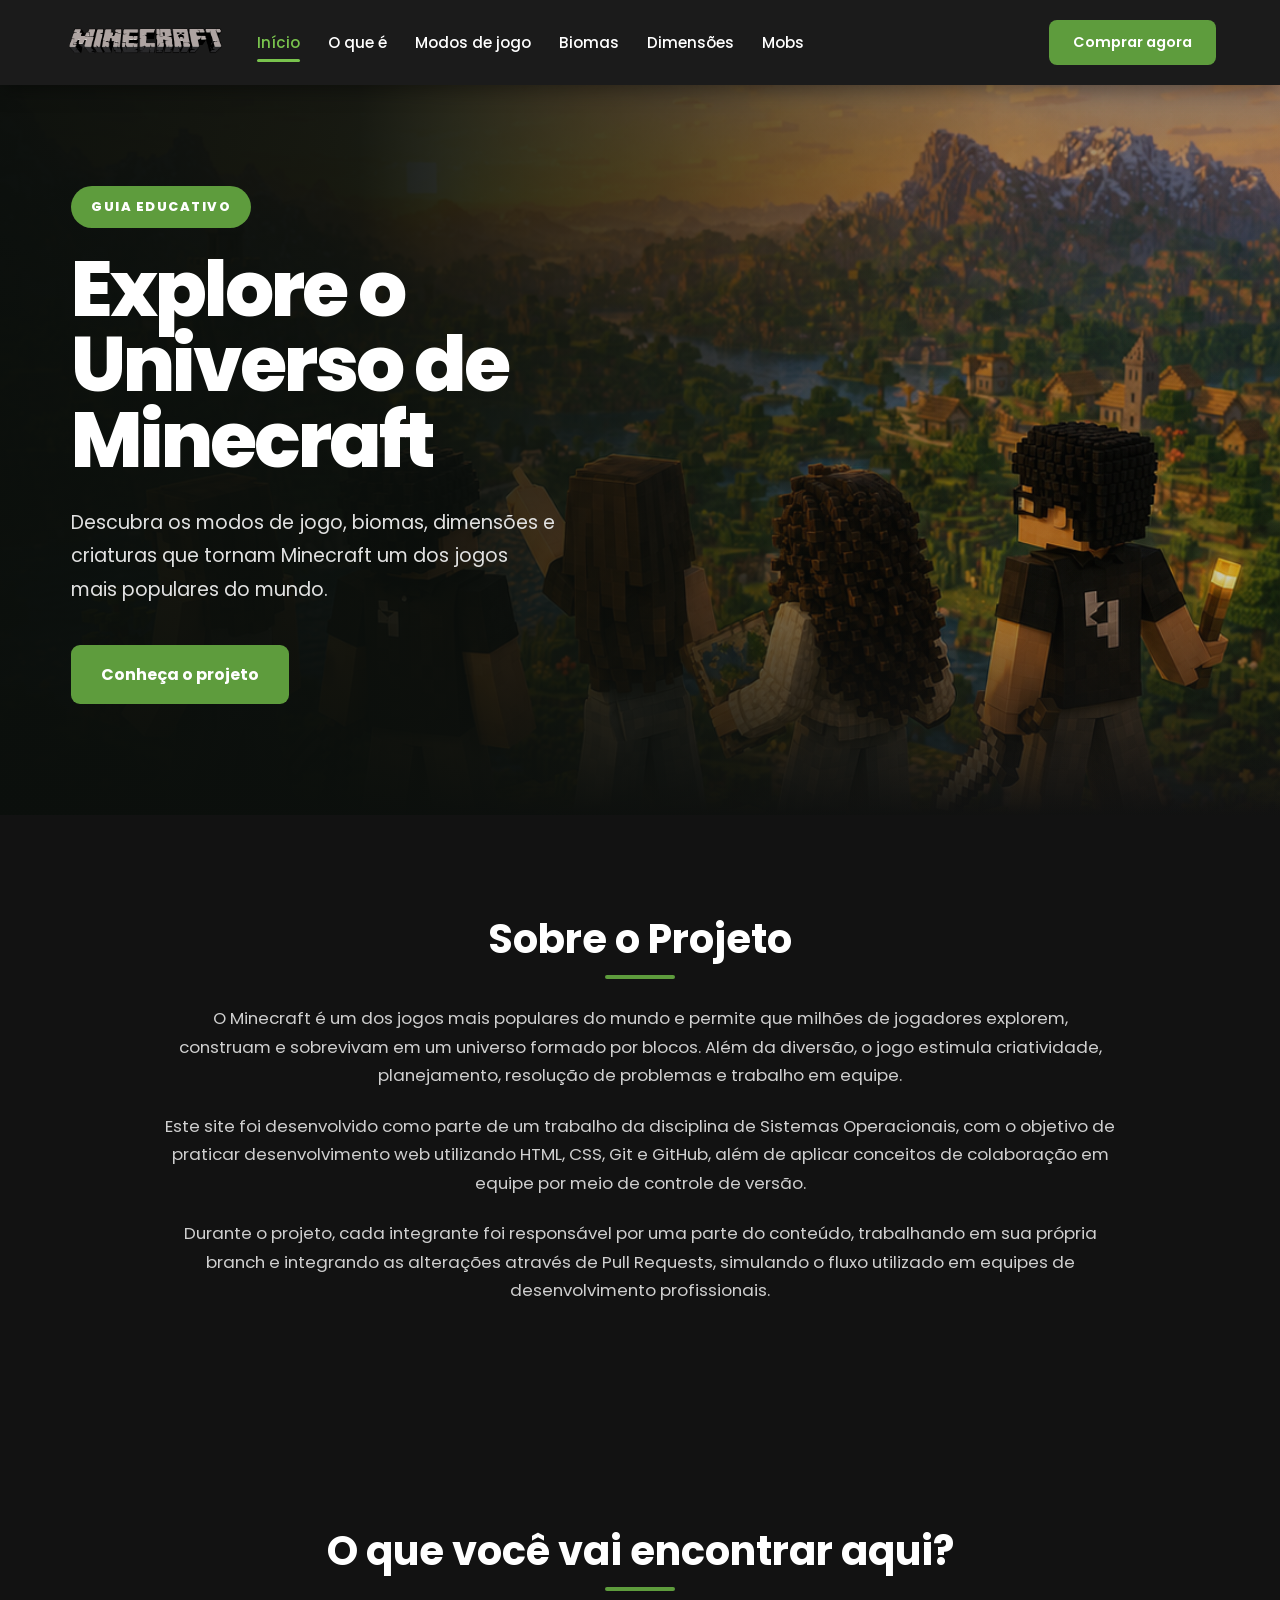
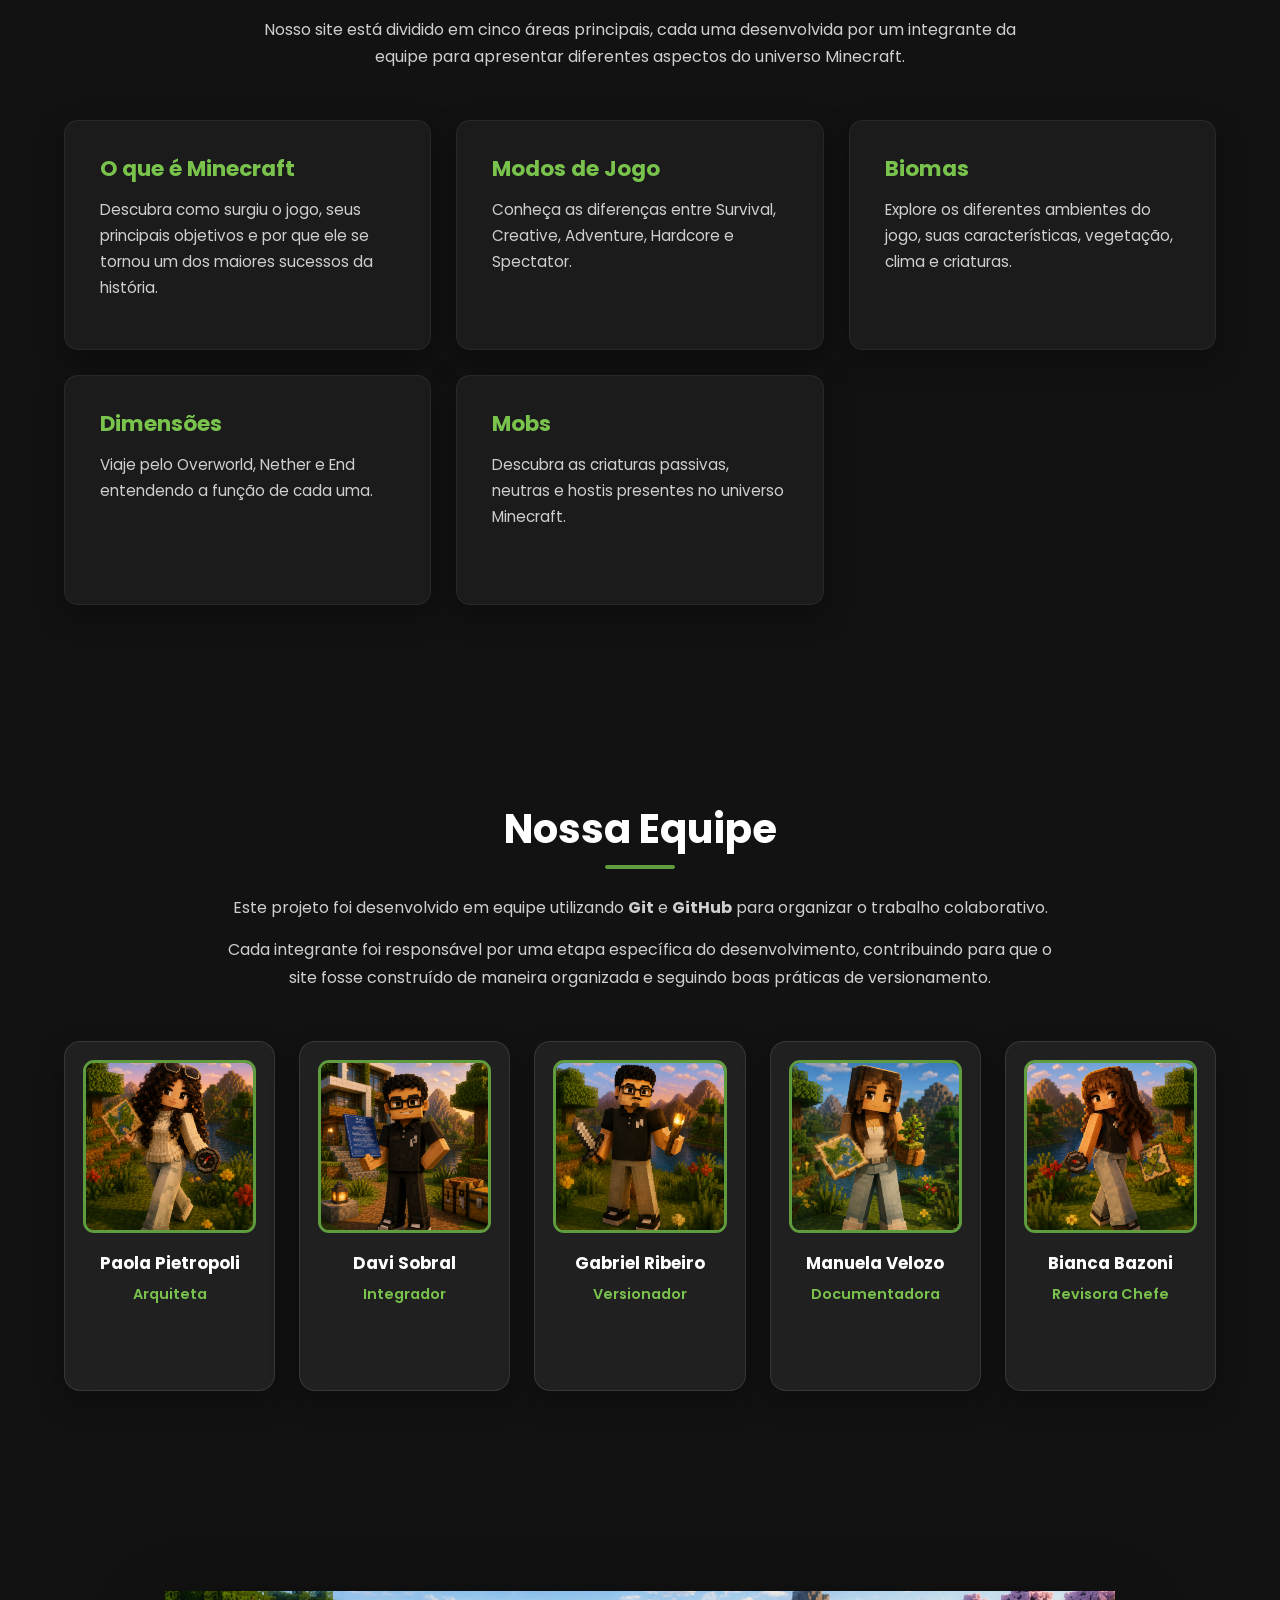
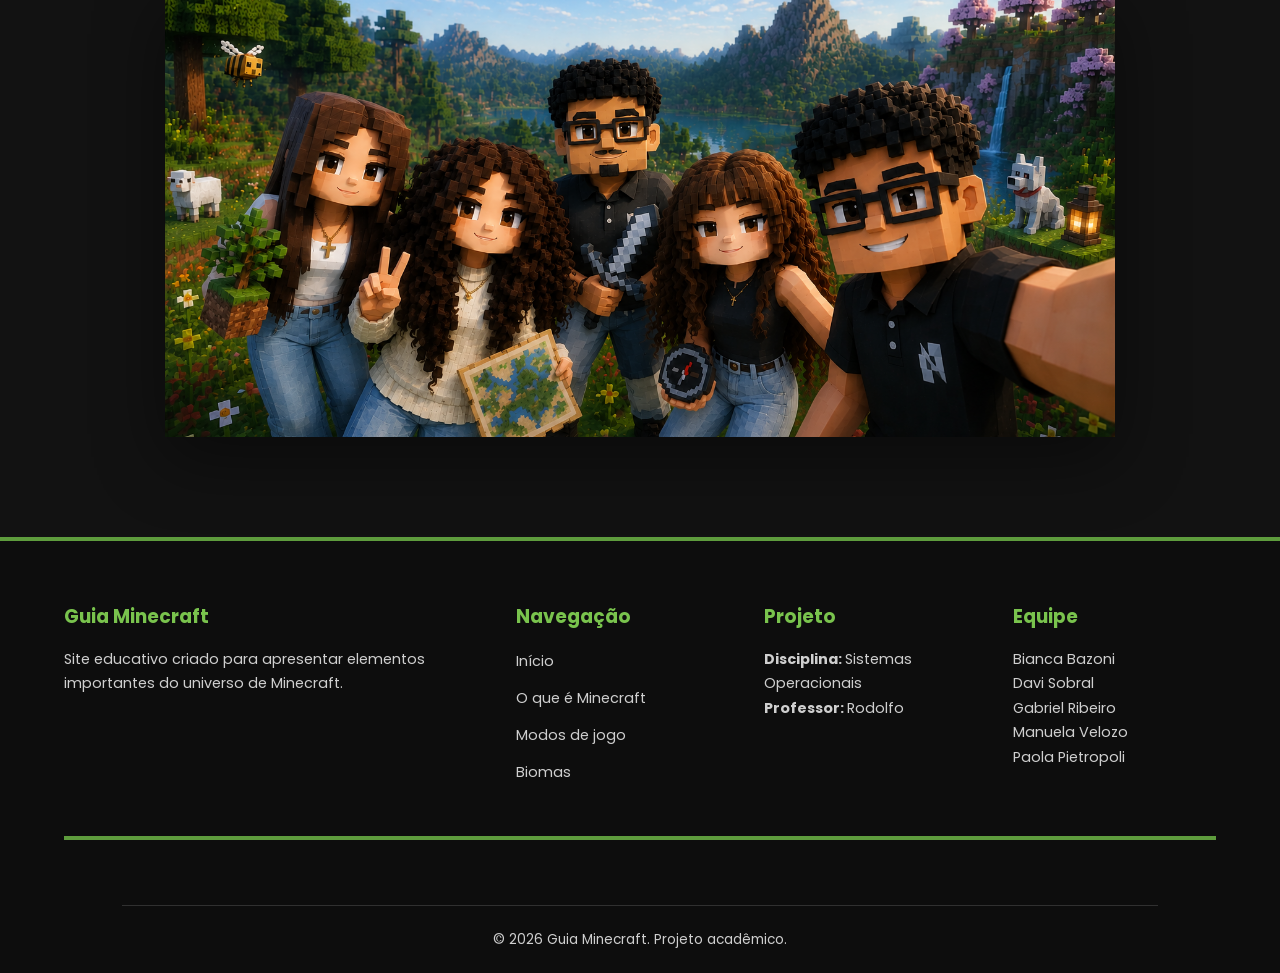
<file: index.html>
<!DOCTYPE html>

<html lang="pt-br">

<head>

    <meta charset="UTF-8">

    <meta
        name="viewport"
        content="width=device-width, initial-scale=1.0">

    <meta
        name="description"
        content="Guia Educativo sobre o universo Minecraft, seus modos de jogo, biomas, dimensões e mobs.">

    <title>
        Início | Guia Minecraft
    </title>

    <link
        rel="icon"
        href="imagens/favicon.jpg">

    <link
        rel="stylesheet"
        href="estilos/index.css">

</head>


<body>


<header>

    <nav>

        <ul>

            <li>

                <img
                    src="imagens/logo-minecraft.png"
                    alt="Logo do Minecraft"
                    id="logo">

            </li>


            <li>

                <a
                    class="ativo"
                    href="index.html">

                    Início

                </a>

            </li>


            <li>

                <a
                    href="paginas/manuela-oque-e-minecraft.html">

                    O que é

                </a>

            </li>


            <li>

                <a
                    href="paginas/modos-de-jogo_gabriel.html">

                    Modos de jogo

                </a>

            </li>


            <li>

                <a
                    href="paginas/paola-biomas.html">

                    Biomas

                </a>

            </li>


            <li>

                <a
                    href="paginas/bianca-dimensoes.html">

                    Dimensões

                </a>

            </li>


            <li>

                <a
                    href="paginas/davi-mobs.html">

                    Mobs

                </a>

            </li>

        </ul>

    </nav>


    <div class="acoes">

        <a
            href="https://www.minecraft.net/pt-br/choose-your-game"
            target="_blank"
            rel="noopener noreferrer">

            <button>

                Comprar agora

            </button>

        </a>

    </div>

</header>


<main>


    <!-- HERO -->

    <section class="hero">
    


        <div class="hero-conteudo">

            <p class="hero-etiqueta">

                GUIA EDUCATIVO

            </p>


            <h1>

                Explore o<br>
                Universo de<br>
                Minecraft

            </h1>


            <p class="hero-descricao">

                Descubra os modos de jogo, biomas, dimensões e criaturas
                que tornam Minecraft um dos jogos mais populares do mundo.

            </p>


            <a
                href="#sobre"
                class="botao-principal">

                Conheça o projeto

            </a>

        </div>

    </section>


    <!-- SOBRE -->

    <section
        class="sobre"
        id="sobre">

        <h2>

            Sobre o Projeto

        </h2>


        <p>

            O Minecraft é um dos jogos mais populares do mundo e permite
            que milhões de jogadores explorem, construam e sobrevivam em
            um universo formado por blocos. Além da diversão, o jogo
            estimula criatividade, planejamento, resolução de problemas
            e trabalho em equipe.

        </p>


        <p>

            Este site foi desenvolvido como parte de um trabalho da
            disciplina de Sistemas Operacionais, com o objetivo de
            praticar desenvolvimento web utilizando HTML, CSS, Git e
            GitHub, além de aplicar conceitos de colaboração em equipe
            por meio de controle de versão.

        </p>


        <p>

            Durante o projeto, cada integrante foi responsável por uma
            parte do conteúdo, trabalhando em sua própria branch e
            integrando as alterações através de Pull Requests,
            simulando o fluxo utilizado em equipes de desenvolvimento
            profissionais.

        </p>

    </section>


    <!-- CONTEÚDOS -->

    <section
        class="conteudos"
        id="conteudo">

        <h2>

            O que você vai encontrar aqui?

        </h2>


        <p>

            Nosso site está dividido em cinco áreas principais, cada uma
            desenvolvida por um integrante da equipe para apresentar
            diferentes aspectos do universo Minecraft.

        </p>


        <div class="cards">


            <article class="card">

                <h3>

                    O que é Minecraft

                </h3>


                <p>

                    Descubra como surgiu o jogo, seus principais objetivos
                    e por que ele se tornou um dos maiores sucessos da
                    história.

                </p>

            </article>


            <article class="card">

                <h3>

                    Modos de Jogo

                </h3>


                <p>

                    Conheça as diferenças entre Survival, Creative,
                    Adventure, Hardcore e Spectator.

                </p>

            </article>


            <article class="card">

                <h3>

                    Biomas

                </h3>


                <p>

                    Explore os diferentes ambientes do jogo, suas
                    características, vegetação, clima e criaturas.

                </p>

            </article>


            <article class="card">

                <h3>

                    Dimensões

                </h3>


                <p>

                    Viaje pelo Overworld, Nether e End entendendo a
                    função de cada uma.

                </p>

            </article>


            <article class="card">

                <h3>

                    Mobs

                </h3>


                <p>

                    Descubra as criaturas passivas, neutras e hostis
                    presentes no universo Minecraft.

                </p>

            </article>


        </div>

    </section>


    <!-- EQUIPE -->

    <section class="equipe">

        <h2>

            Nossa Equipe

        </h2>


        <p>

            Este projeto foi desenvolvido em equipe utilizando
            <strong>Git</strong> e <strong>GitHub</strong> para organizar
            o trabalho colaborativo.

        </p>


        <p>

            Cada integrante foi responsável por uma etapa específica do
            desenvolvimento, contribuindo para que o site fosse construído
            de maneira organizada e seguindo boas práticas de
            versionamento.

        </p>


        <div class="cards-equipe">


            <article class="membro">

                <img
                    src="imagens/paola.png"
                    alt="Paola Pietropoli">

                <h3>

                    Paola Pietropoli

                </h3>

                <p>

                    Arquiteta

                </p>

            </article>


            <article class="membro">

                <img
                    src="imagens/davi.png"
                    alt="Davi Sobral">

                <h3>

                    Davi Sobral

                </h3>

                <p>

                    Integrador

                </p>

            </article>


            <article class="membro">

                <img
                    src="imagens/gabriel.png"
                    alt="Gabriel Ribeiro">

                <h3>

                    Gabriel Ribeiro

                </h3>

                <p>

                    Versionador

                </p>

            </article>


            <article class="membro">

                <img
                    src="imagens/manu.png"
                    alt="Manuela Velozo">

                <h3>

                    Manuela Velozo

                </h3>

                <p>

                    Documentadora

                </p>

            </article>


            <article class="membro">

                <img
                    src="imagens/bianca.png"
                    alt="Bianca Bazoni">

                <h3>

                    Bianca Bazoni

                </h3>

                <p>

                    Revisora Chefe

                </p>

            </article>


        </div>

    </section>

<section class="grupo-ilustracao">

    <img
        src="imagens/grupo.png"
        alt="Equipe do projeto Minecraft">

</section>


</main>




<footer>


    <div class="footer-container">


        <div>

            <h3>

                Guia Minecraft

            </h3>


            <p>

                Site educativo criado para apresentar elementos
                importantes do universo de Minecraft.

            </p>

        </div>


        <div>

            <h3>

                Navegação

            </h3>


            <ul>

                <li>

                    <a href="index.html">

                        Início

                    </a>

                </li>


                <li>

                    <a
                        href="paginas/manuela-oque-e-minecraft.html">

                        O que é Minecraft

                    </a>

                </li>


                <li>

                    <a
                        href="paginas/modos-de-jogo_gabriel.html">

                        Modos de jogo

                    </a>

                </li>


                <li>

                    <a
                        href="paginas/paola-biomas.html">

                        Biomas

                    </a>

                </li>

            </ul>

        </div>


        <div>

            <h3>

                Projeto

            </h3>


            <p>

                <strong>

                    Disciplina:

                </strong>

                Sistemas Operacionais

            </p>


            <p>

                <strong>

                    Professor:

                </strong>

                Rodolfo

            </p>

        </div>


        <div>

            <h3>

                Equipe

            </h3>


            <p>

                Bianca Bazoni<br>

                Davi Sobral<br>

                Gabriel Ribeiro<br>

                Manuela Velozo<br>

                Paola Pietropoli

            </p>

        </div>


    </div>



<footer>

    <div class="footer-final">

        <p>

            &copy; 2026 Guia Minecraft.
            Projeto acadêmico.

        </p>

    </div>


</footer>


</body>

</html>
</file>
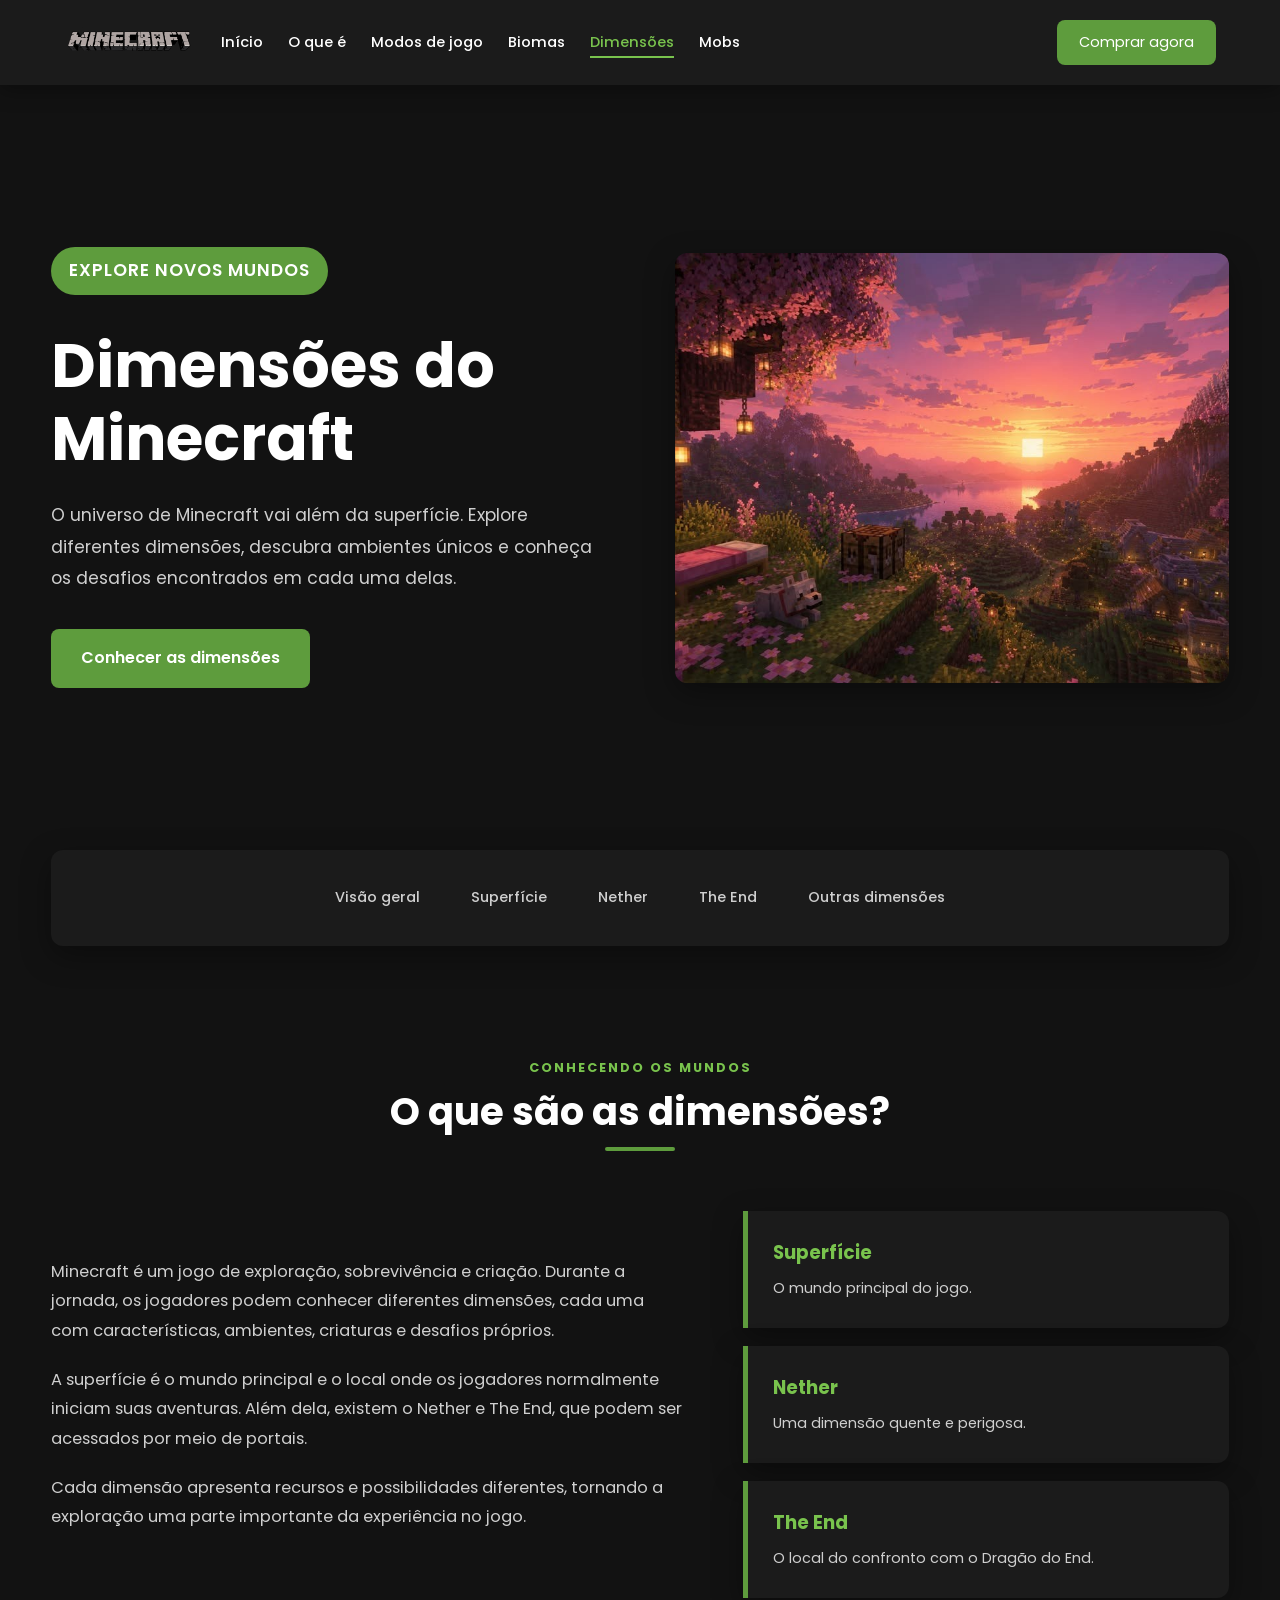
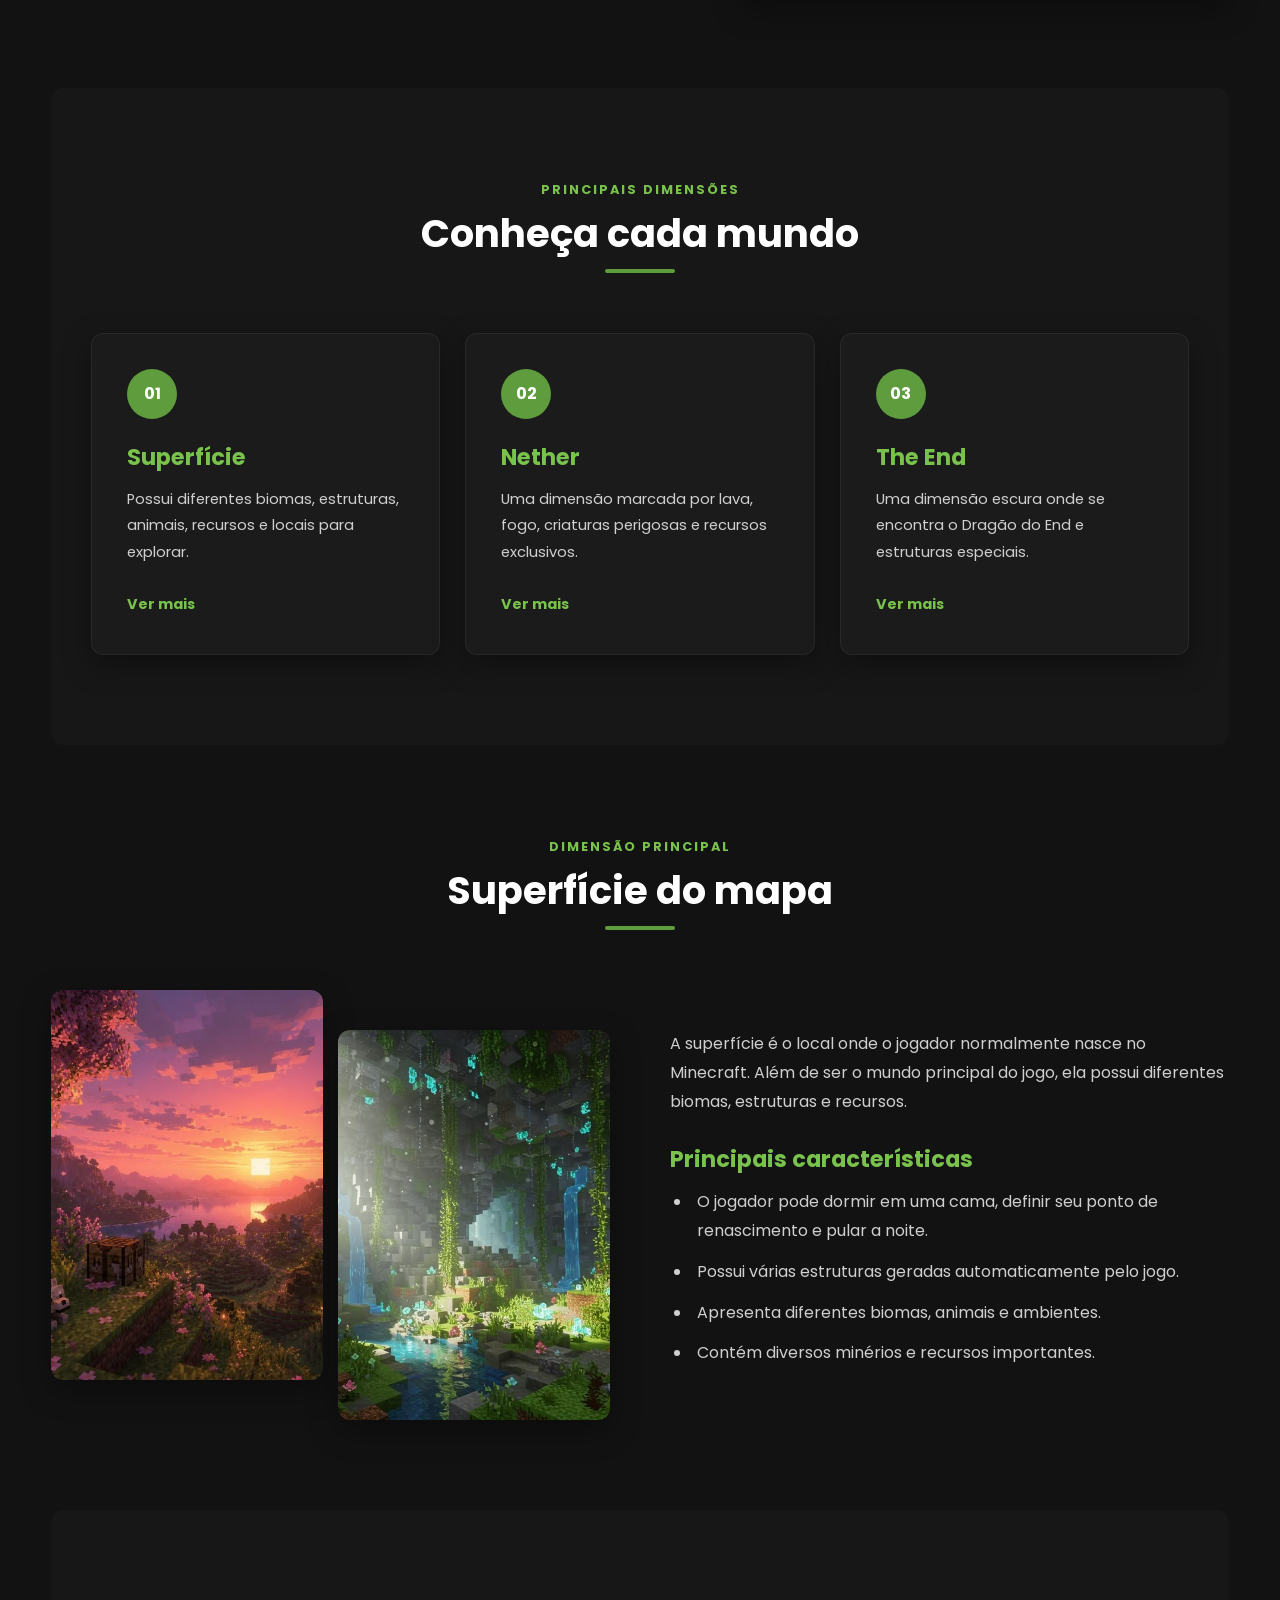
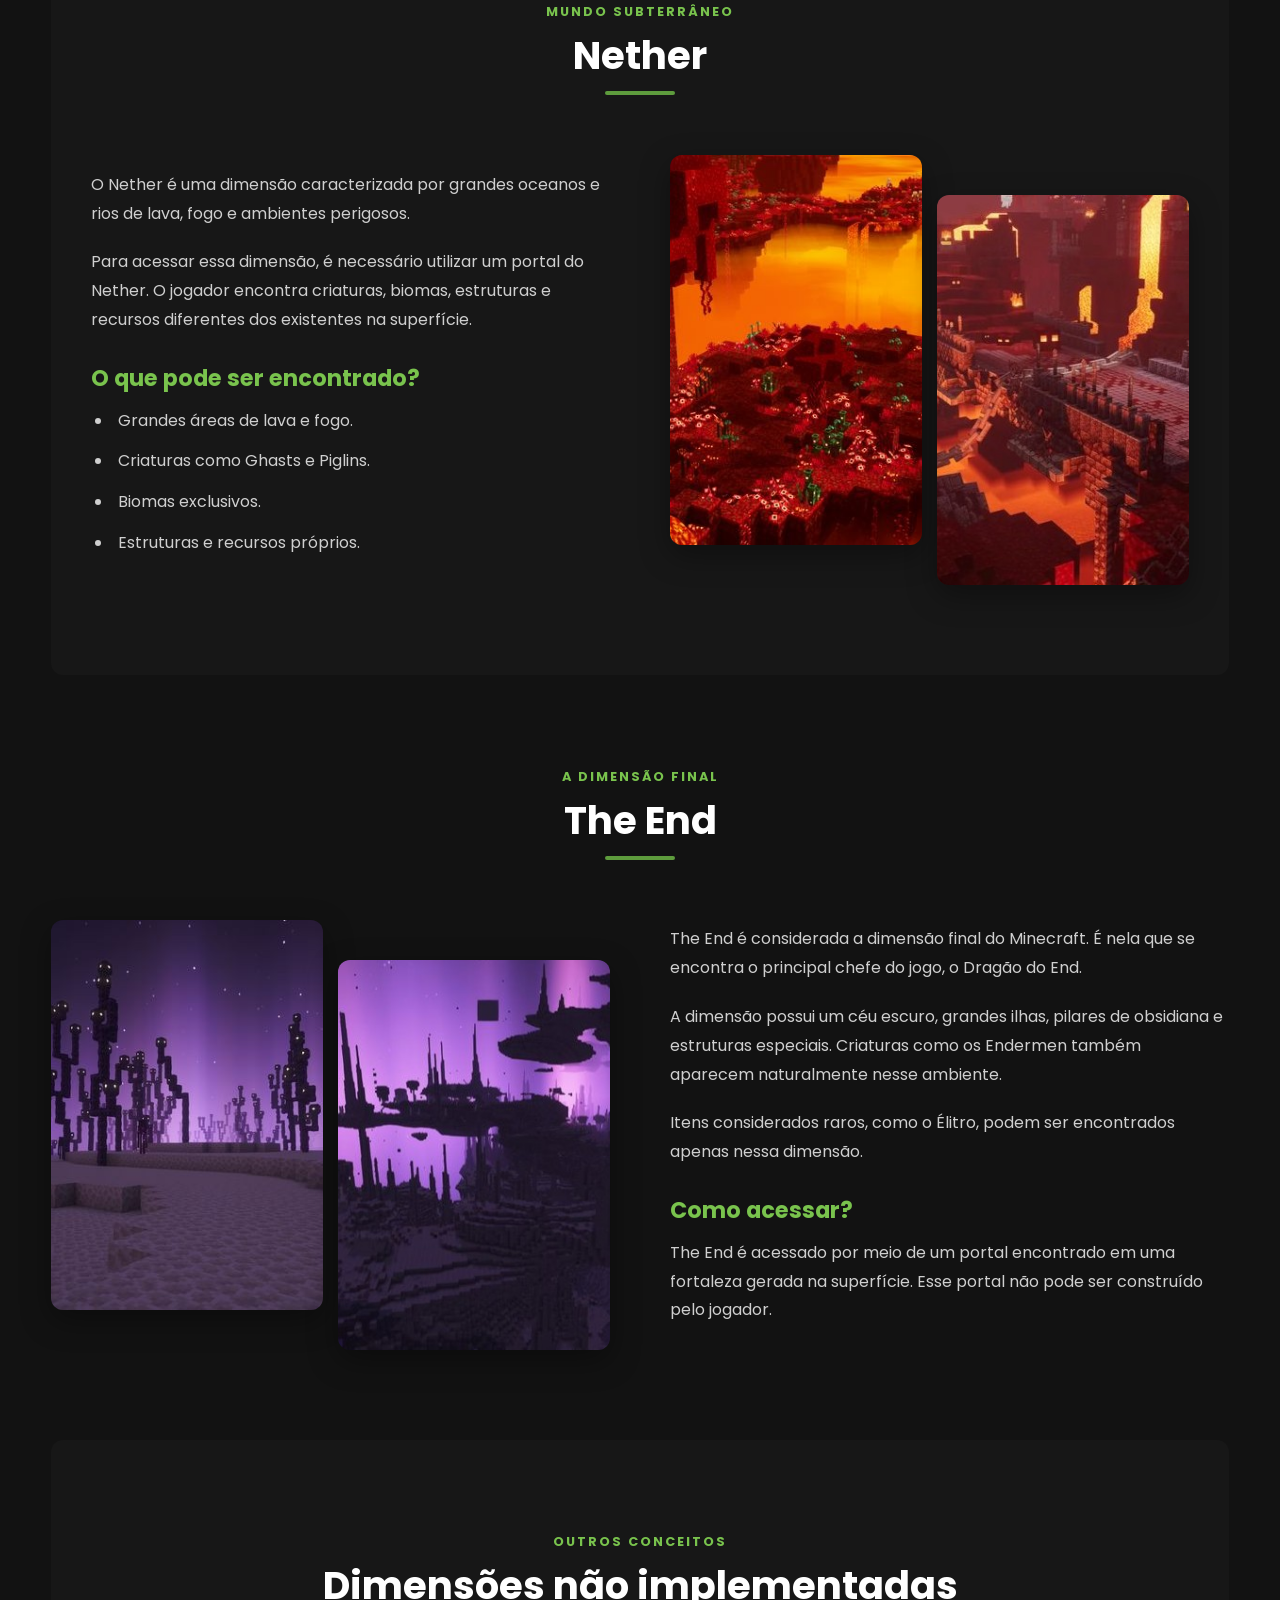
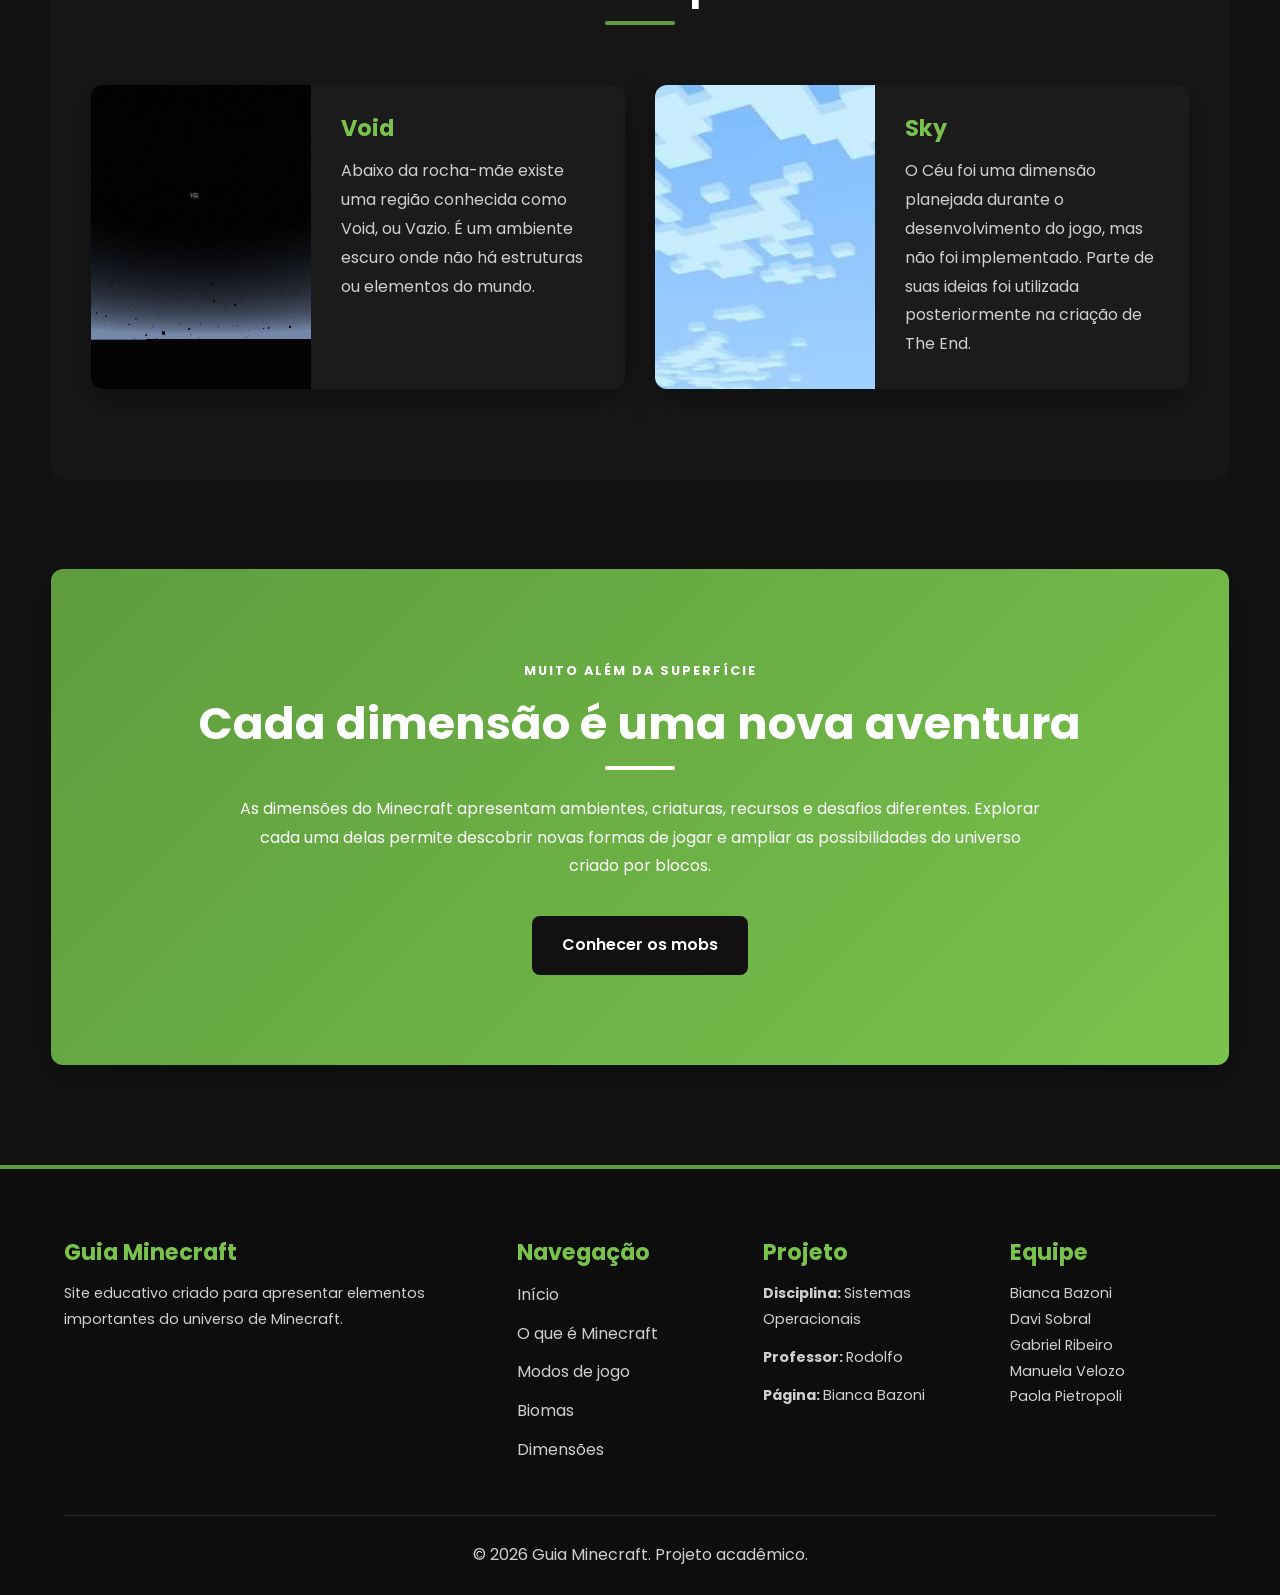
<file: paginas/bianca-dimensoes.html>
<!DOCTYPE html>

<html lang="pt-BR">

<head>


<meta charset="UTF-8">

<meta
    name="viewport"
    content="width=device-width, initial-scale=1.0">

<meta
    name="description"
    content="Conheça as principais dimensões do Minecraft: Superfície, Nether, The End e outras dimensões relacionadas ao jogo.">

<title>
    Dimensões | Guia Minecraft
</title>

<link
    rel="icon"
    href="../imagens/favcom.jpeg">

<link
    rel="stylesheet"
    href="../estilos/bianca-dimensoes.css">


</head>

<body>

<!-- CABEÇALHO -->

<header>

    <nav>

        <ul>

            <li>

                <img
                    src="../imagens/logo-minecraft.png"
                    alt="Logo do Minecraft"
                    id="logo">

            </li>


            <li>

                <a href="../index.html">

                    Início

                </a>

            </li>


            <li>

                <a
                    href="../paginas/manuela-oque-e-minecraft.html">

                    O que é

                </a>

            </li>


            <li>

                <a
                    href="../paginas/modos-de-jogo_gabriel.html">

                    Modos de jogo

                </a>

            </li>


            <li>

                <a
                    href="../paginas/paola-biomas.html">

                    Biomas

                </a>

            </li>


            <li>

                <a
                    class="ativo"
                    href="../paginas/bianca-dimensoes.html">

                    Dimensões

                </a>

            </li>


            <li>

                <a
                    href="../paginas/davi-mobs.html">

                    Mobs

                </a>

            </li>

        </ul>

    </nav>


    <div class="acoes">

        <a
            href="https://www.minecraft.net/pt-br/choose-your-game"
            target="_blank"
            rel="noopener noreferrer">

            <button>

                Comprar agora

            </button>

        </a>

    </div>

</header>


<main>


    <!-- HERO -->

    <section class="hero">


        <div class="hero-conteudo">


            <p class="hero-etiqueta">

                EXPLORE NOVOS MUNDOS

            </p>


            <h1>

                Dimensões do Minecraft

            </h1>


            <p>

                O universo de Minecraft vai além da
                superfície. Explore diferentes dimensões,
                descubra ambientes únicos e conheça os
                desafios encontrados em cada uma delas.

            </p>


            <a
                href="#introducao"
                class="botao-principal">

                Conhecer as dimensões

            </a>

        </div>


        <div class="hero-imagem">


            <img
                src="../imagens/superfice.jpeg"
                alt="Paisagem da superfície do Minecraft">

        </div>


    </section>


    <!-- MENU INTERNO -->

    <section
        class="menu-interno"
        aria-label="Navegação da página">


        <a href="#introducao">

            Visão geral

        </a>


        <a href="#superficie">

            Superfície

        </a>


        <a href="#nether">

            Nether

        </a>


        <a href="#end">

            The End

        </a>


        <a href="#outras-dimensoes">

            Outras dimensões

        </a>


    </section>


    <!-- INTRODUÇÃO -->

    <section
        id="introducao"
        class="secao introducao">


        <div class="titulo-secao">


            <p>

                CONHECENDO OS MUNDOS

            </p>


            <h2>

                O que são as dimensões?

            </h2>

        </div>


        <div class="introducao-conteudo">


            <div class="introducao-texto">


                <p>

                    Minecraft é um jogo de exploração,
                    sobrevivência e criação. Durante a jornada,
                    os jogadores podem conhecer diferentes
                    dimensões, cada uma com características,
                    ambientes, criaturas e desafios próprios.

                </p>


                <p>

                    A superfície é o mundo principal e o local
                    onde os jogadores normalmente iniciam suas
                    aventuras. Além dela, existem o Nether e
                    The End, que podem ser acessados por meio
                    de portais.

                </p>


                <p>

                    Cada dimensão apresenta recursos e
                    possibilidades diferentes, tornando a
                    exploração uma parte importante da
                    experiência no jogo.

                </p>


            </div>


            <div class="introducao-destaque">


                <div>


                    <strong>

                        Superfície

                    </strong>


                    <span>

                        O mundo principal do jogo.

                    </span>

                </div>


                <div>


                    <strong>

                        Nether

                    </strong>


                    <span>

                        Uma dimensão quente e perigosa.

                    </span>

                </div>


                <div>


                    <strong>

                        The End

                    </strong>


                    <span>

                        O local do confronto com o Dragão do End.

                    </span>

                </div>


            </div>


        </div>


    </section>


    <!-- CARDS -->

    <section class="secao fundo-alternativo">


        <div class="titulo-secao">


            <p>

                PRINCIPAIS DIMENSÕES

            </p>


            <h2>

                Conheça cada mundo

            </h2>

        </div>


        <div class="cards-dimensoes">


            <article class="card-dimensao">


                <span>

                    01

                </span>


                <h3>

                    Superfície

                </h3>


                <p>

                    Possui diferentes biomas, estruturas,
                    animais, recursos e locais para explorar.

                </p>


                <a href="#superficie">

                    Ver mais

                </a>

            </article>


            <article class="card-dimensao">


                <span>

                    02

                </span>


                <h3>

                    Nether

                </h3>


                <p>

                    Uma dimensão marcada por lava, fogo,
                    criaturas perigosas e recursos exclusivos.

                </p>


                <a href="#nether">

                    Ver mais

                </a>

            </article>


            <article class="card-dimensao">


                <span>

                    03

                </span>


                <h3>

                    The End

                </h3>


                <p>

                    Uma dimensão escura onde se encontra
                    o Dragão do End e estruturas especiais.

                </p>


                <a href="#end">

                    Ver mais

                </a>

            </article>


        </div>


    </section>


    <!-- SUPERFÍCIE -->

    <section
        id="superficie"
        class="secao dimensao-detalhe">


        <div class="titulo-secao">


            <p>

                DIMENSÃO PRINCIPAL

            </p>


            <h2>

                Superfície do mapa

            </h2>

        </div>


        <div class="dimensao-conteudo">


            <div class="dimensao-imagens">


                <img
                    src="../imagens/superfice.jpeg"
                    alt="Paisagem da superfície do Minecraft">


                <img
                    src="../imagens/superfice2.jpg"
                    alt="Outra paisagem da superfície do Minecraft">

            </div>


            <div class="dimensao-texto">


                <p>

                    A superfície é o local onde o jogador
                    normalmente nasce no Minecraft. Além de ser
                    o mundo principal do jogo, ela possui
                    diferentes biomas, estruturas e recursos.

                </p>


                <h3>

                    Principais características

                </h3>


                <ul>


                    <li>

                        O jogador pode dormir em uma cama,
                        definir seu ponto de renascimento e
                        pular a noite.

                    </li>


                    <li>

                        Possui várias estruturas geradas
                        automaticamente pelo jogo.

                    </li>


                    <li>

                        Apresenta diferentes biomas, animais
                        e ambientes.

                    </li>


                    <li>

                        Contém diversos minérios e recursos
                        importantes.

                    </li>


                </ul>


            </div>


        </div>


    </section>


    <!-- NETHER -->

    <section
        id="nether"
        class="secao fundo-alternativo dimensao-detalhe">


        <div class="titulo-secao">


            <p>

                MUNDO SUBTERRÂNEO

            </p>


            <h2>

                Nether

            </h2>

        </div>


        <div class="dimensao-conteudo invertido">


            <div class="dimensao-texto">


                <p>

                    O Nether é uma dimensão caracterizada por
                    grandes oceanos e rios de lava, fogo e
                    ambientes perigosos.

                </p>


                <p>

                    Para acessar essa dimensão, é necessário
                    utilizar um portal do Nether. O jogador
                    encontra criaturas, biomas, estruturas e
                    recursos diferentes dos existentes na
                    superfície.

                </p>


                <h3>

                    O que pode ser encontrado?

                </h3>


                <ul>


                    <li>

                        Grandes áreas de lava e fogo.

                    </li>


                    <li>

                        Criaturas como Ghasts e Piglins.

                    </li>


                    <li>

                        Biomas exclusivos.

                    </li>


                    <li>

                        Estruturas e recursos próprios.

                    </li>


                </ul>


            </div>


            <div class="dimensao-imagens">


                <img
                    src="../imagens/nether.jpeg"
                    alt="Paisagem do Nether">


                <img
                    src="../imagens/nether2.jpg"
                    alt="Outra paisagem do Nether">

            </div>


        </div>


    </section>


    <!-- THE END -->

    <section
        id="end"
        class="secao dimensao-detalhe">


        <div class="titulo-secao">


            <p>

                A DIMENSÃO FINAL

            </p>


            <h2>

                The End

            </h2>

        </div>


        <div class="dimensao-conteudo">


            <div class="dimensao-imagens">


                <img
                    src="../imagens/theend.jpeg"
                    alt="Paisagem da dimensão The End">


                <img
                    src="../imagens/theend2.jpg"
                    alt="Outra paisagem da dimensão The End">

            </div>


            <div class="dimensao-texto">


                <p>

                    The End é considerada a dimensão final do
                    Minecraft. É nela que se encontra o principal
                    chefe do jogo, o Dragão do End.

                </p>


                <p>

                    A dimensão possui um céu escuro, grandes
                    ilhas, pilares de obsidiana e estruturas
                    especiais. Criaturas como os Endermen também
                    aparecem naturalmente nesse ambiente.

                </p>


                <p>

                    Itens considerados raros, como o Élitro,
                    podem ser encontrados apenas nessa dimensão.

                </p>


                <h3>

                    Como acessar?

                </h3>


                <p>

                    The End é acessado por meio de um portal
                    encontrado em uma fortaleza gerada na
                    superfície. Esse portal não pode ser
                    construído pelo jogador.

                </p>


            </div>


        </div>


    </section>


    <!-- OUTRAS DIMENSÕES -->

    <section
        id="outras-dimensoes"
        class="secao fundo-alternativo">


        <div class="titulo-secao">


            <p>

                OUTROS CONCEITOS

            </p>


            <h2>

                Dimensões não implementadas

            </h2>

        </div>


        <div class="outras-dimensoes">


            <article>


                <img
                    src="../imagens/void.jpg"
                    alt="Representação do Void no Minecraft">


                <div>


                    <h3>

                        Void

                    </h3>


                    <p>

                        Abaixo da rocha-mãe existe uma região
                        conhecida como Void, ou Vazio. É um
                        ambiente escuro onde não há estruturas
                        ou elementos do mundo.

                    </p>


                </div>

            </article>


            <article>


                <img
                    src="../imagens/sky.jpg"
                    alt="Representação da dimensão Sky">


                <div>


                    <h3>

                        Sky

                    </h3>


                    <p>

                        O Céu foi uma dimensão planejada durante
                        o desenvolvimento do jogo, mas não foi
                        implementado. Parte de suas ideias foi
                        utilizada posteriormente na criação de
                        The End.

                    </p>


                </div>

            </article>


        </div>


    </section>


    <!-- CONCLUSÃO -->

    <section class="conclusao">


        <p>

            MUITO ALÉM DA SUPERFÍCIE

        </p>


        <h2>

            Cada dimensão é uma nova aventura

        </h2>


        <p>

            As dimensões do Minecraft apresentam ambientes,
            criaturas, recursos e desafios diferentes. Explorar
            cada uma delas permite descobrir novas formas de
            jogar e ampliar as possibilidades do universo
            criado por blocos.

        </p>


        <a
            href="../paginas/davi-mobs.html"
            class="botao-principal">

            Conhecer os mobs

        </a>


    </section>


</main>


<!-- RODAPÉ -->

<footer>


    <div class="footer-container">


        <div>


            <h3>

                Guia Minecraft

            </h3>


            <p>

                Site educativo criado para apresentar
                elementos importantes do universo
                de Minecraft.

            </p>


        </div>


        <div>


            <h3>

                Navegação

            </h3>


            <ul>


                <li>

                    <a href="../index.html">

                        Início

                    </a>

                </li>


                <li>

                    <a
                        href="../paginas/manuela-oque-e-minecraft.html">

                        O que é Minecraft

                    </a>

                </li>


                <li>

                    <a
                        href="../paginas/modos-de-jogo_gabriel.html">

                        Modos de jogo

                    </a>

                </li>


                <li>

                    <a
                        href="../paginas/paola-biomas.html">

                        Biomas

                    </a>

                </li>


                <li>

                    <a
                        href="../paginas/bianca-dimensoes.html">

                        Dimensões

                    </a>

                </li>


            </ul>


        </div>


        <div>


            <h3>

                Projeto

            </h3>


            <p>

                <strong>

                    Disciplina:

                </strong>

                Sistemas Operacionais

            </p>


            <p>

                <strong>

                    Professor:

                </strong>

                Rodolfo

            </p>


            <p>

                <strong>

                    Página:

                </strong>

                Bianca Bazoni

            </p>


        </div>


        <div>


            <h3>

                Equipe

            </h3>


            <p>

                Bianca Bazoni<br>

                Davi Sobral<br>

                Gabriel Ribeiro<br>

                Manuela Velozo<br>

                Paola Pietropoli

            </p>


        </div>


    </div>


    <div class="footer-final">


        <p>

            &copy; 2026 Guia Minecraft.
            Projeto acadêmico.

        </p>


    </div>


</footer>


</body>

</html>
</file>
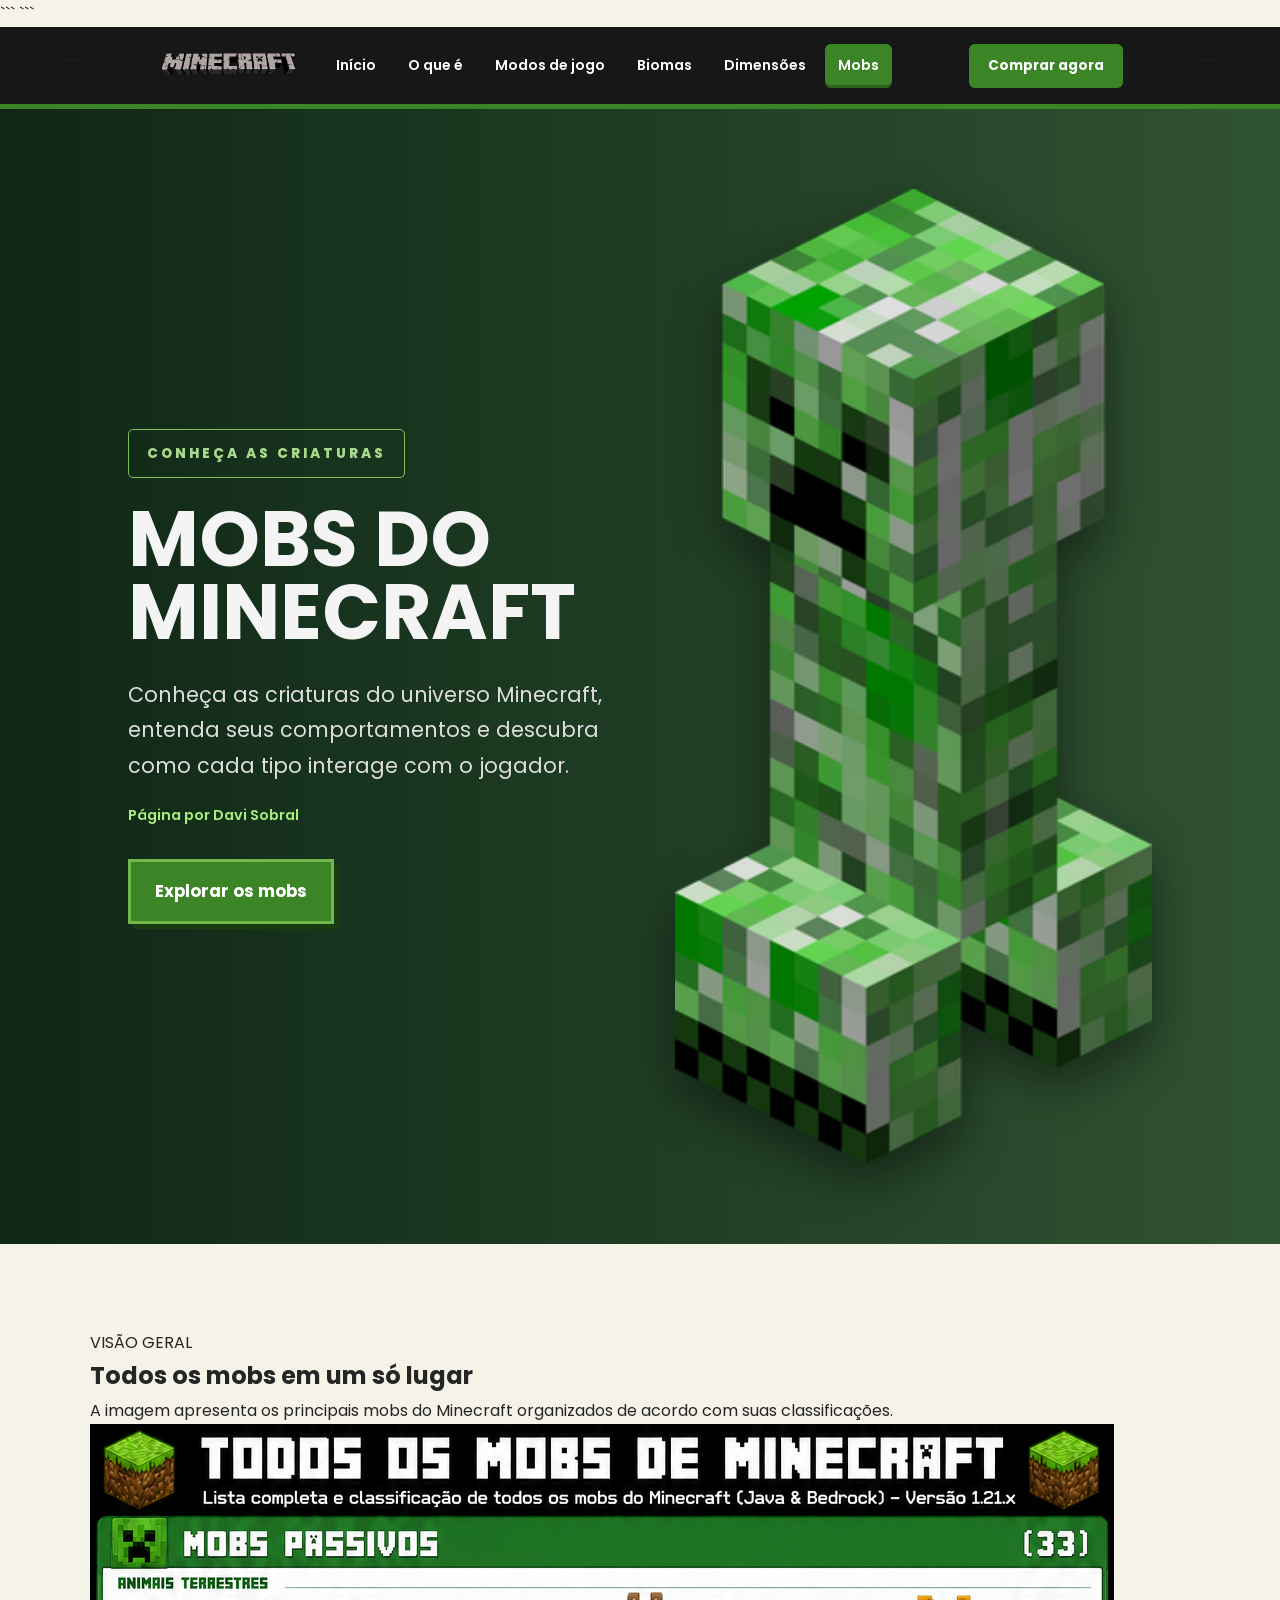
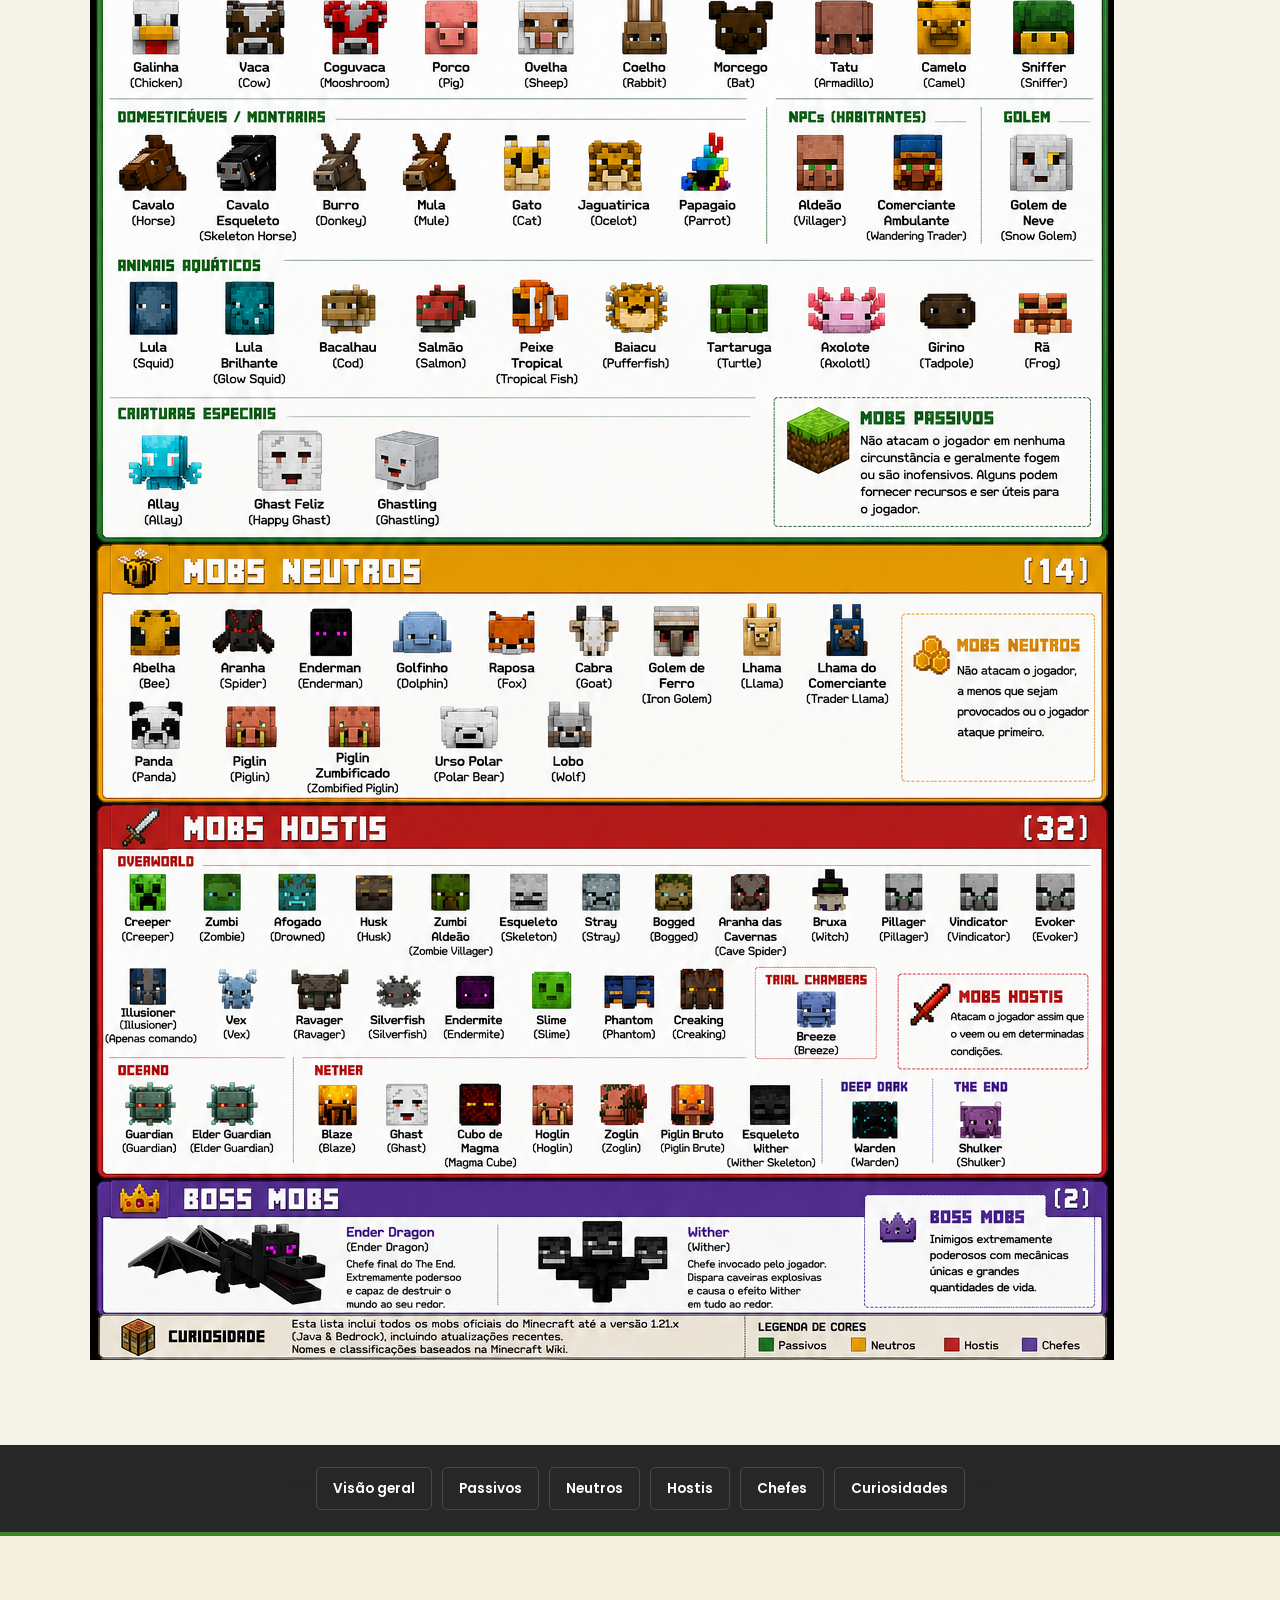
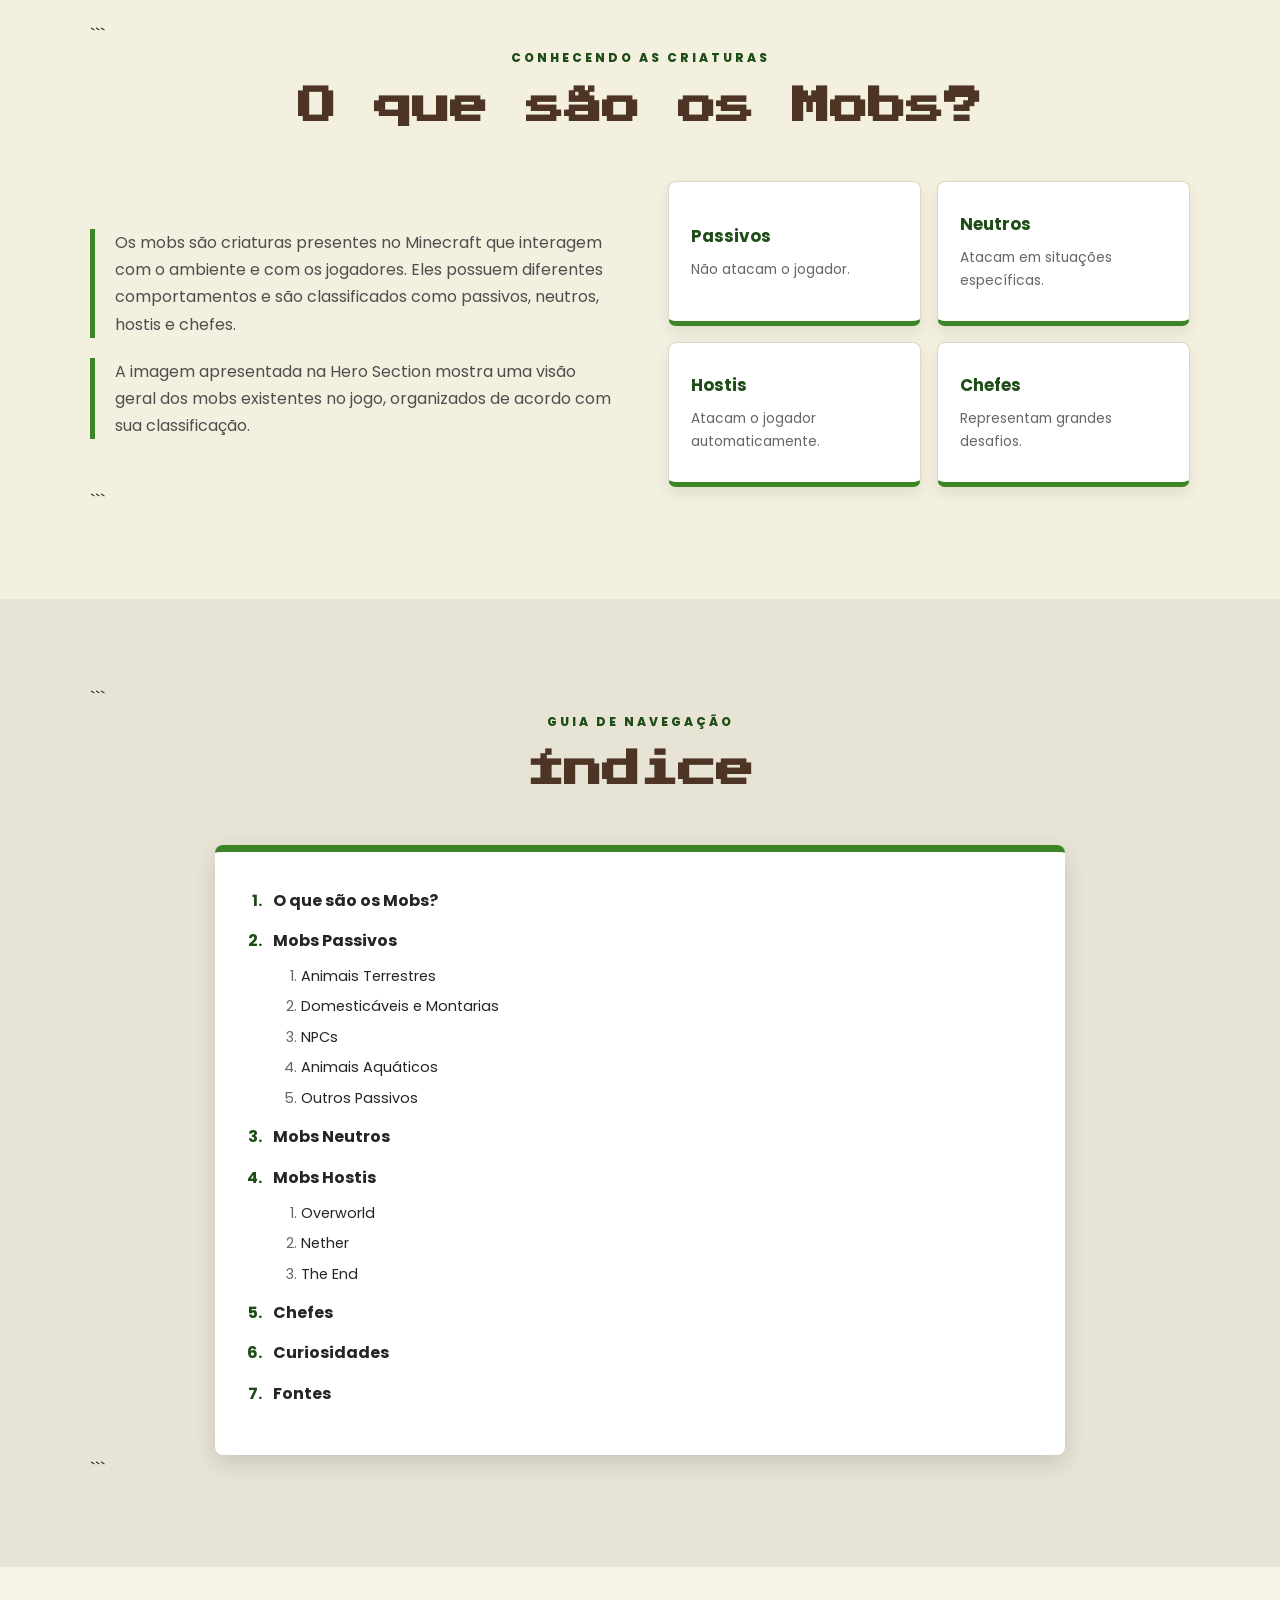
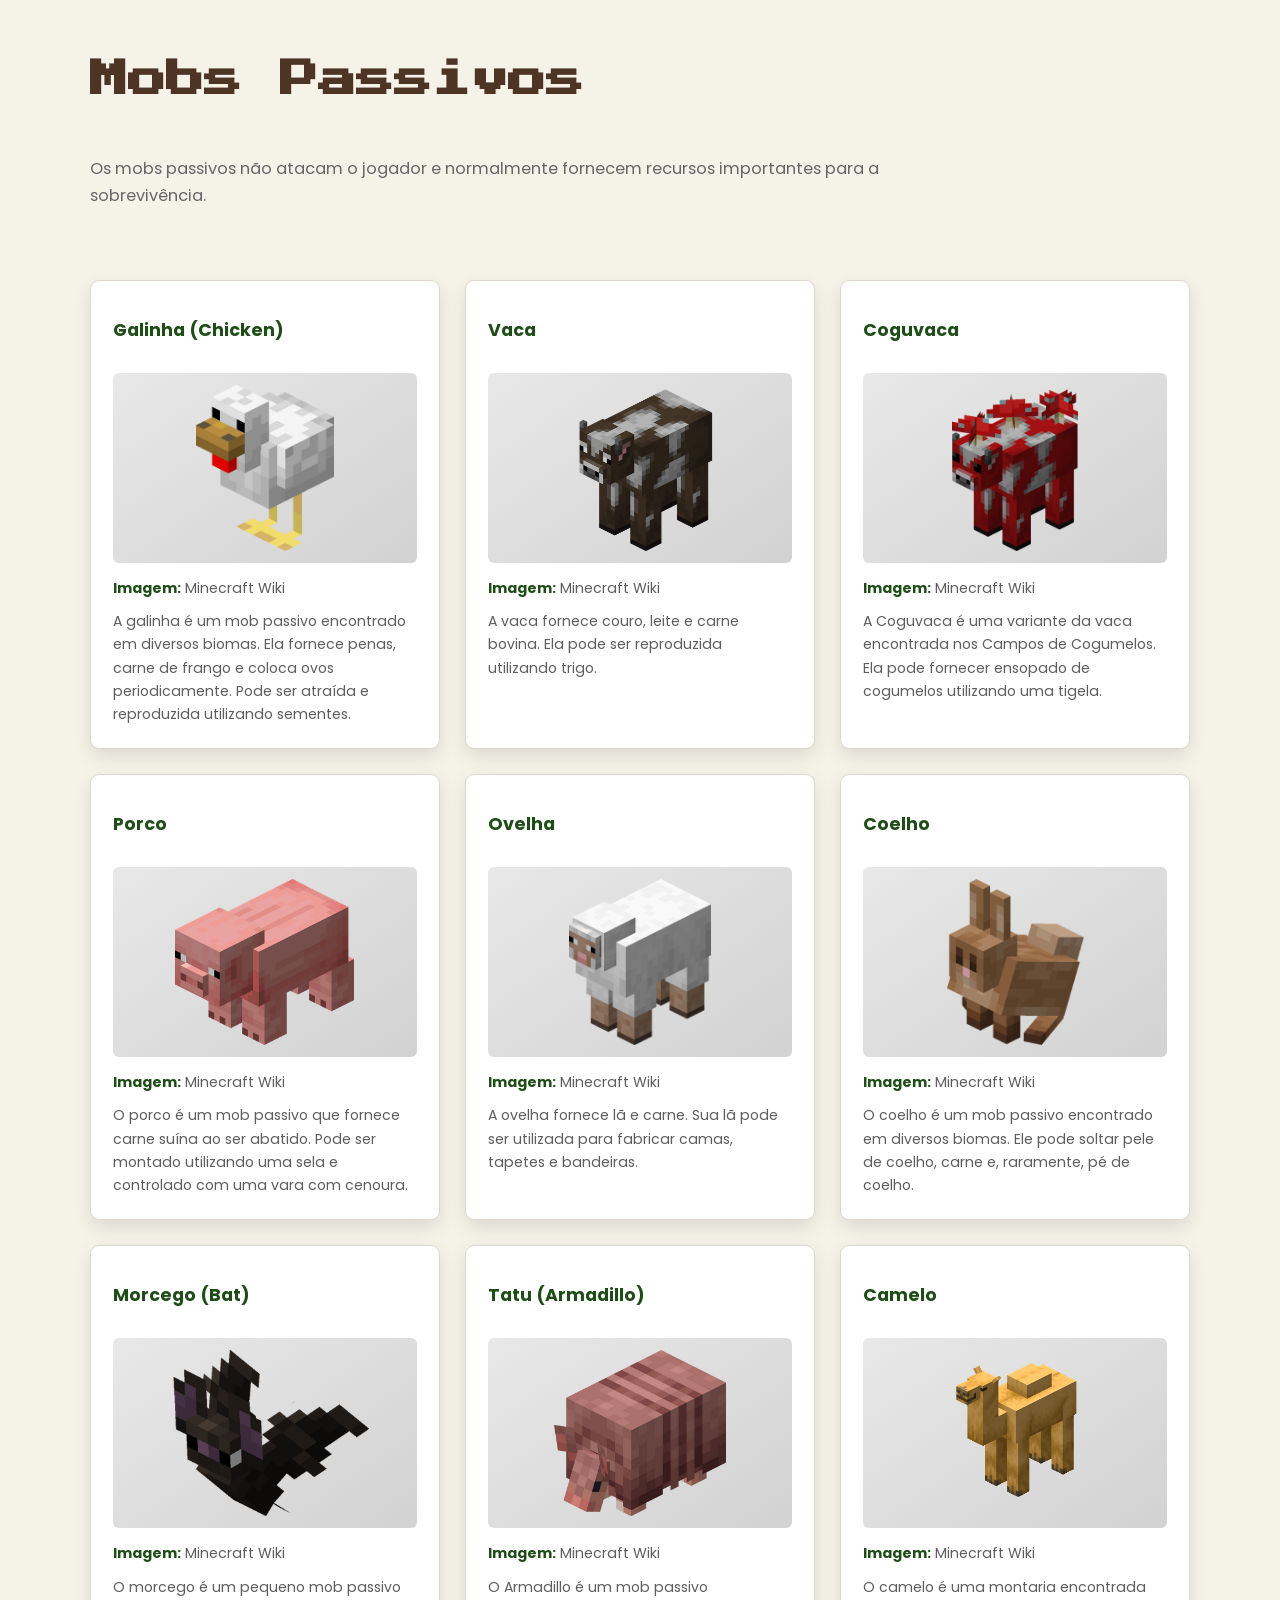
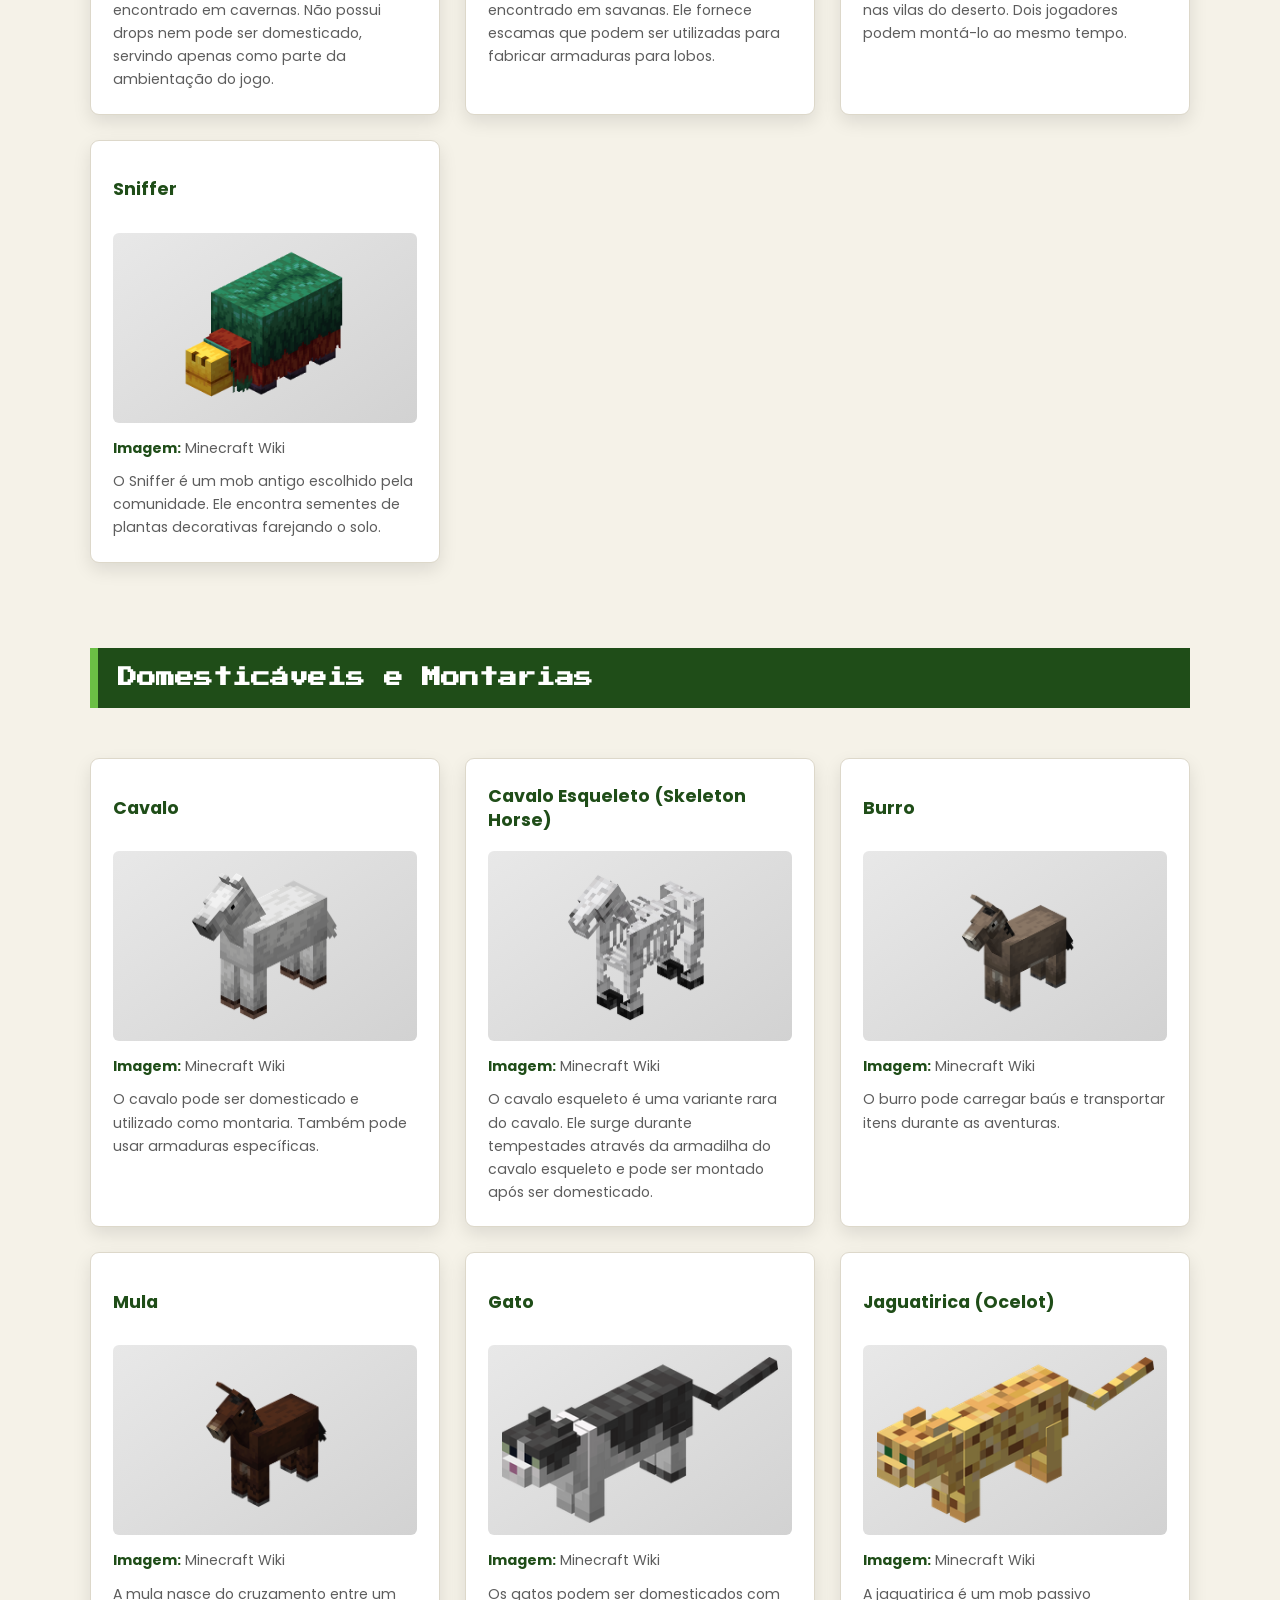
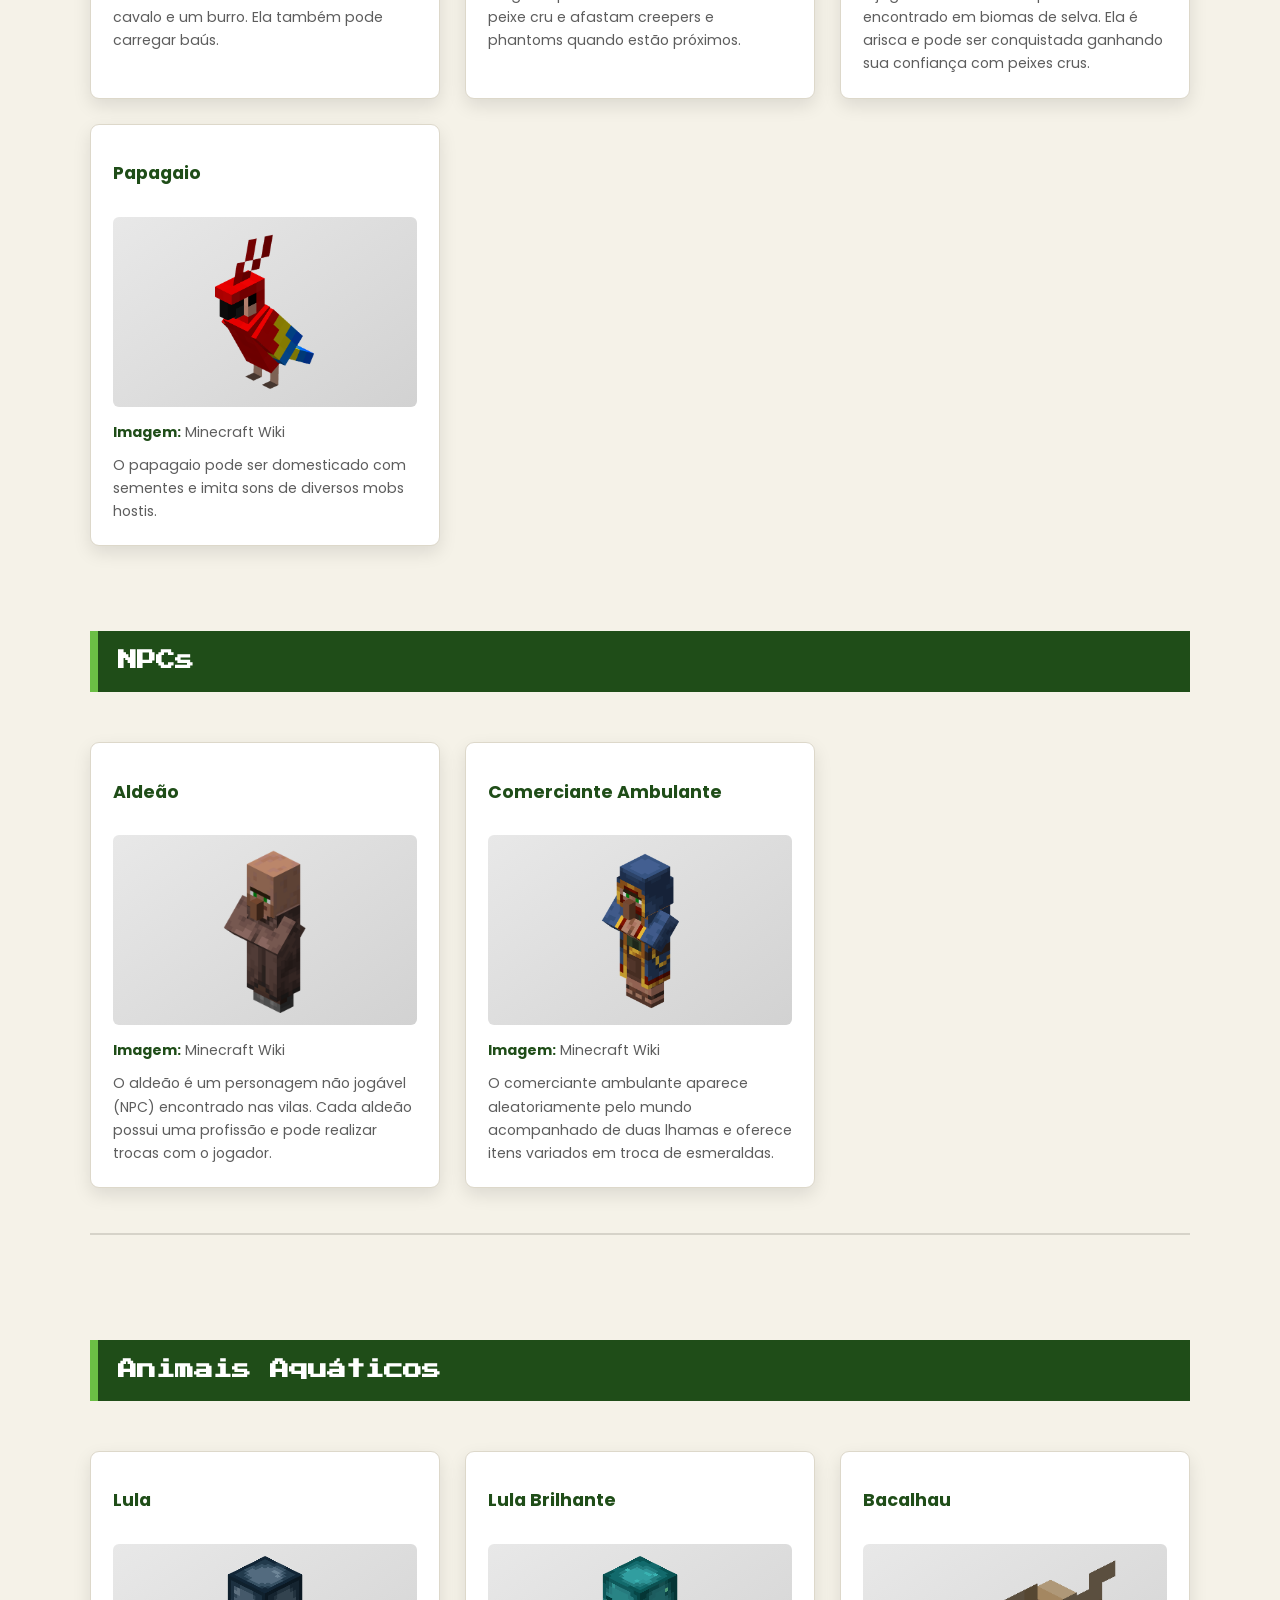
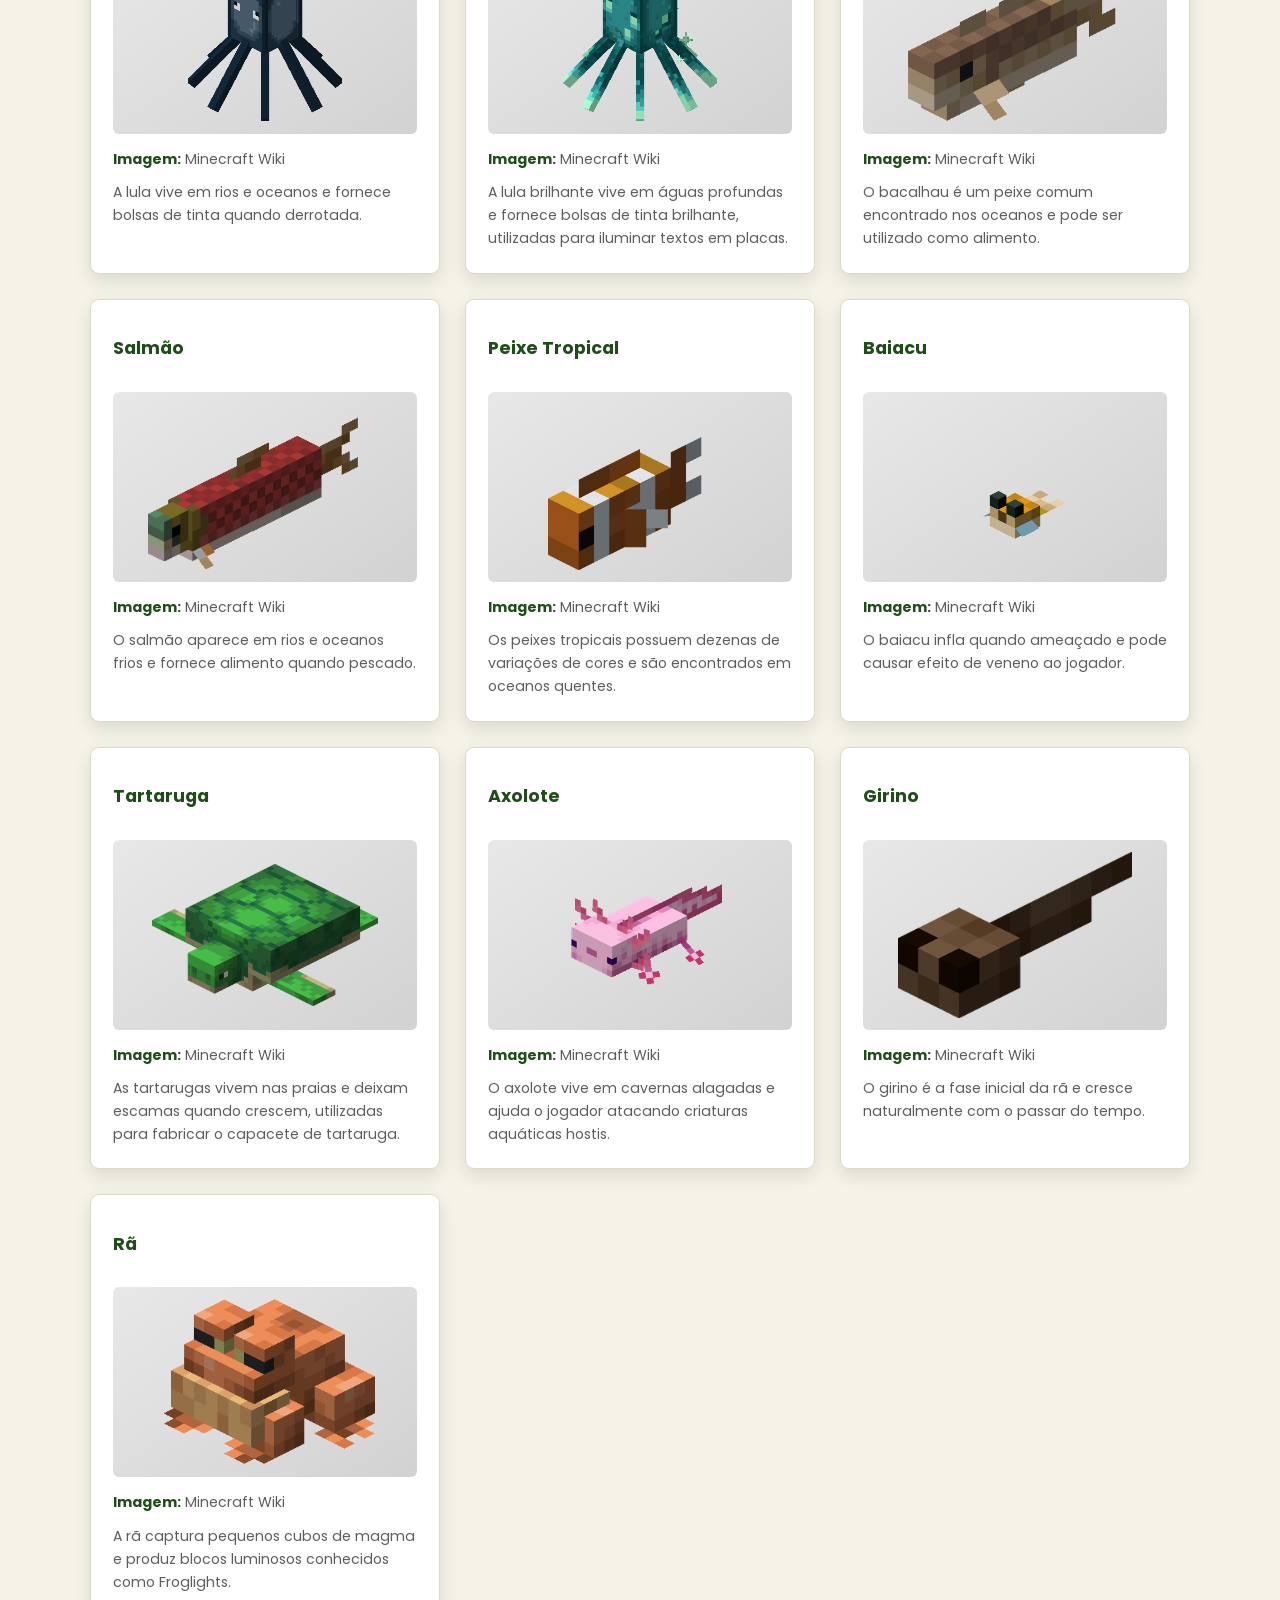
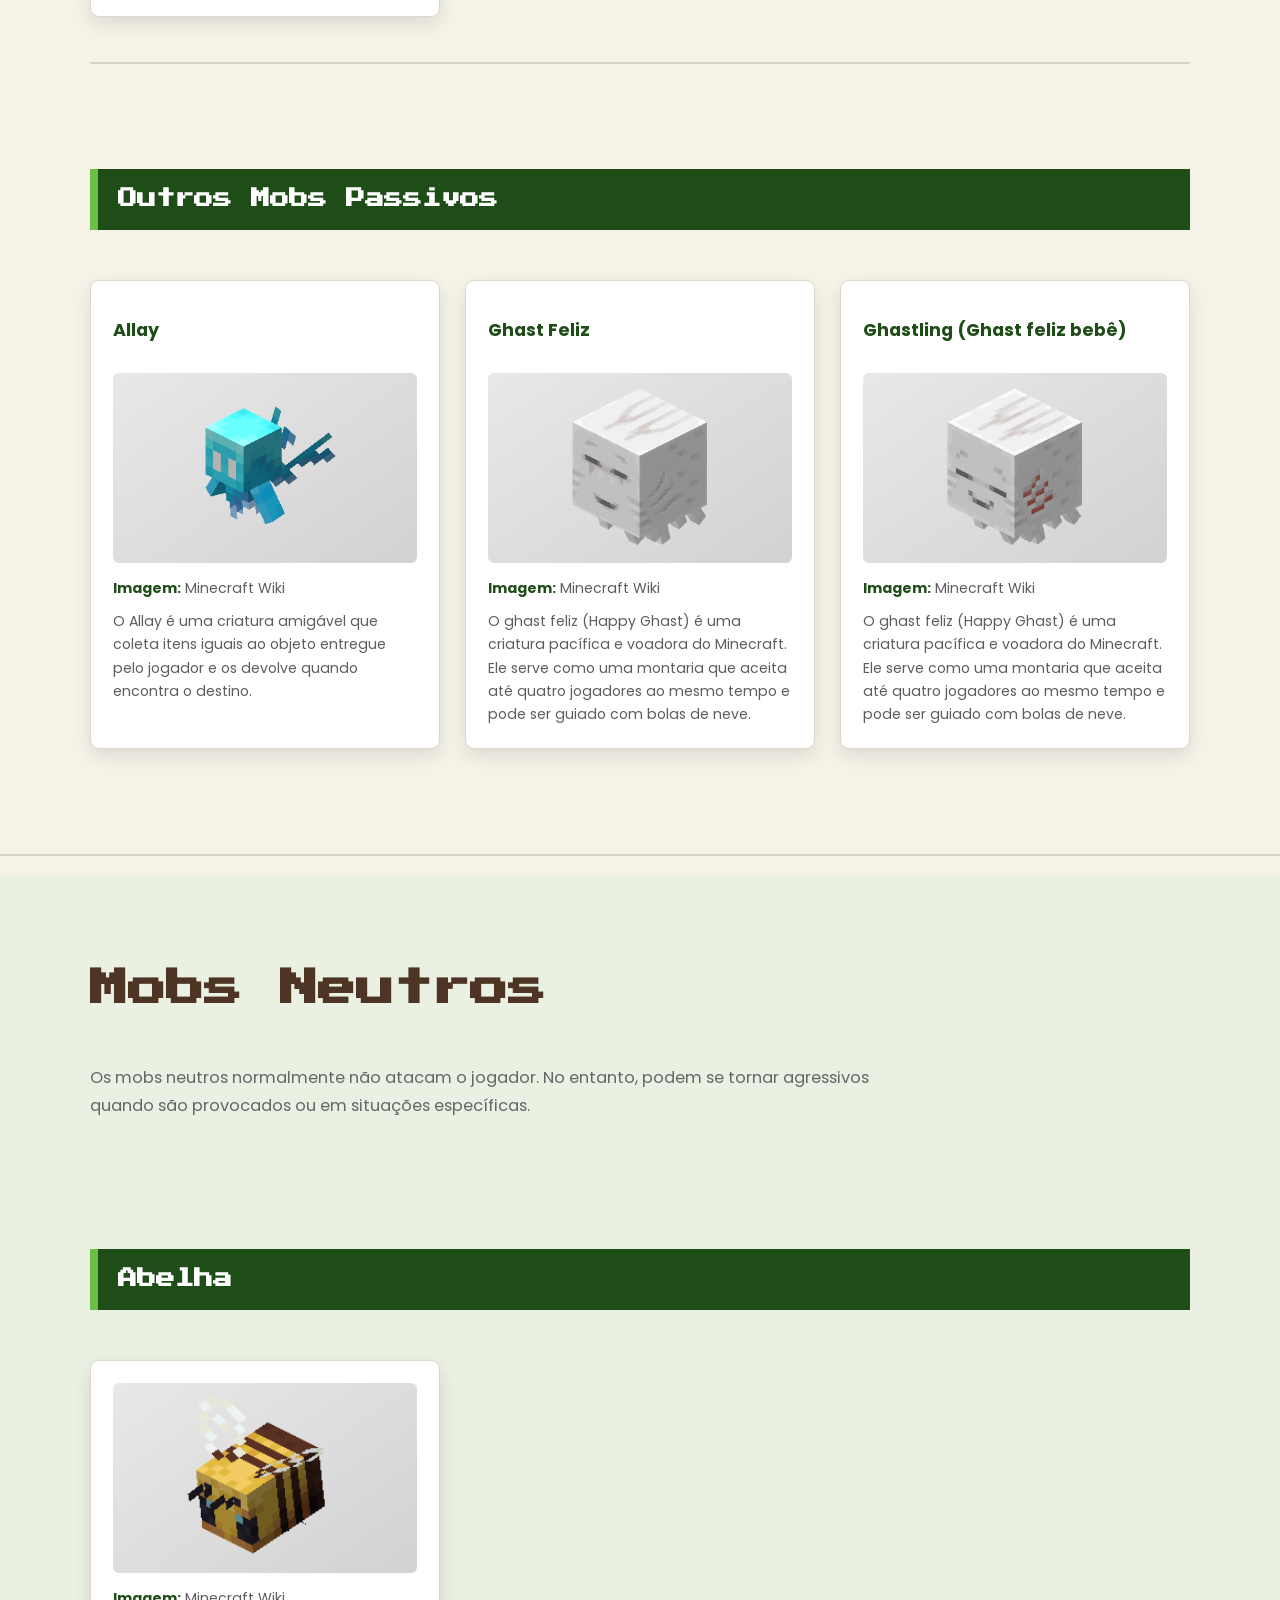
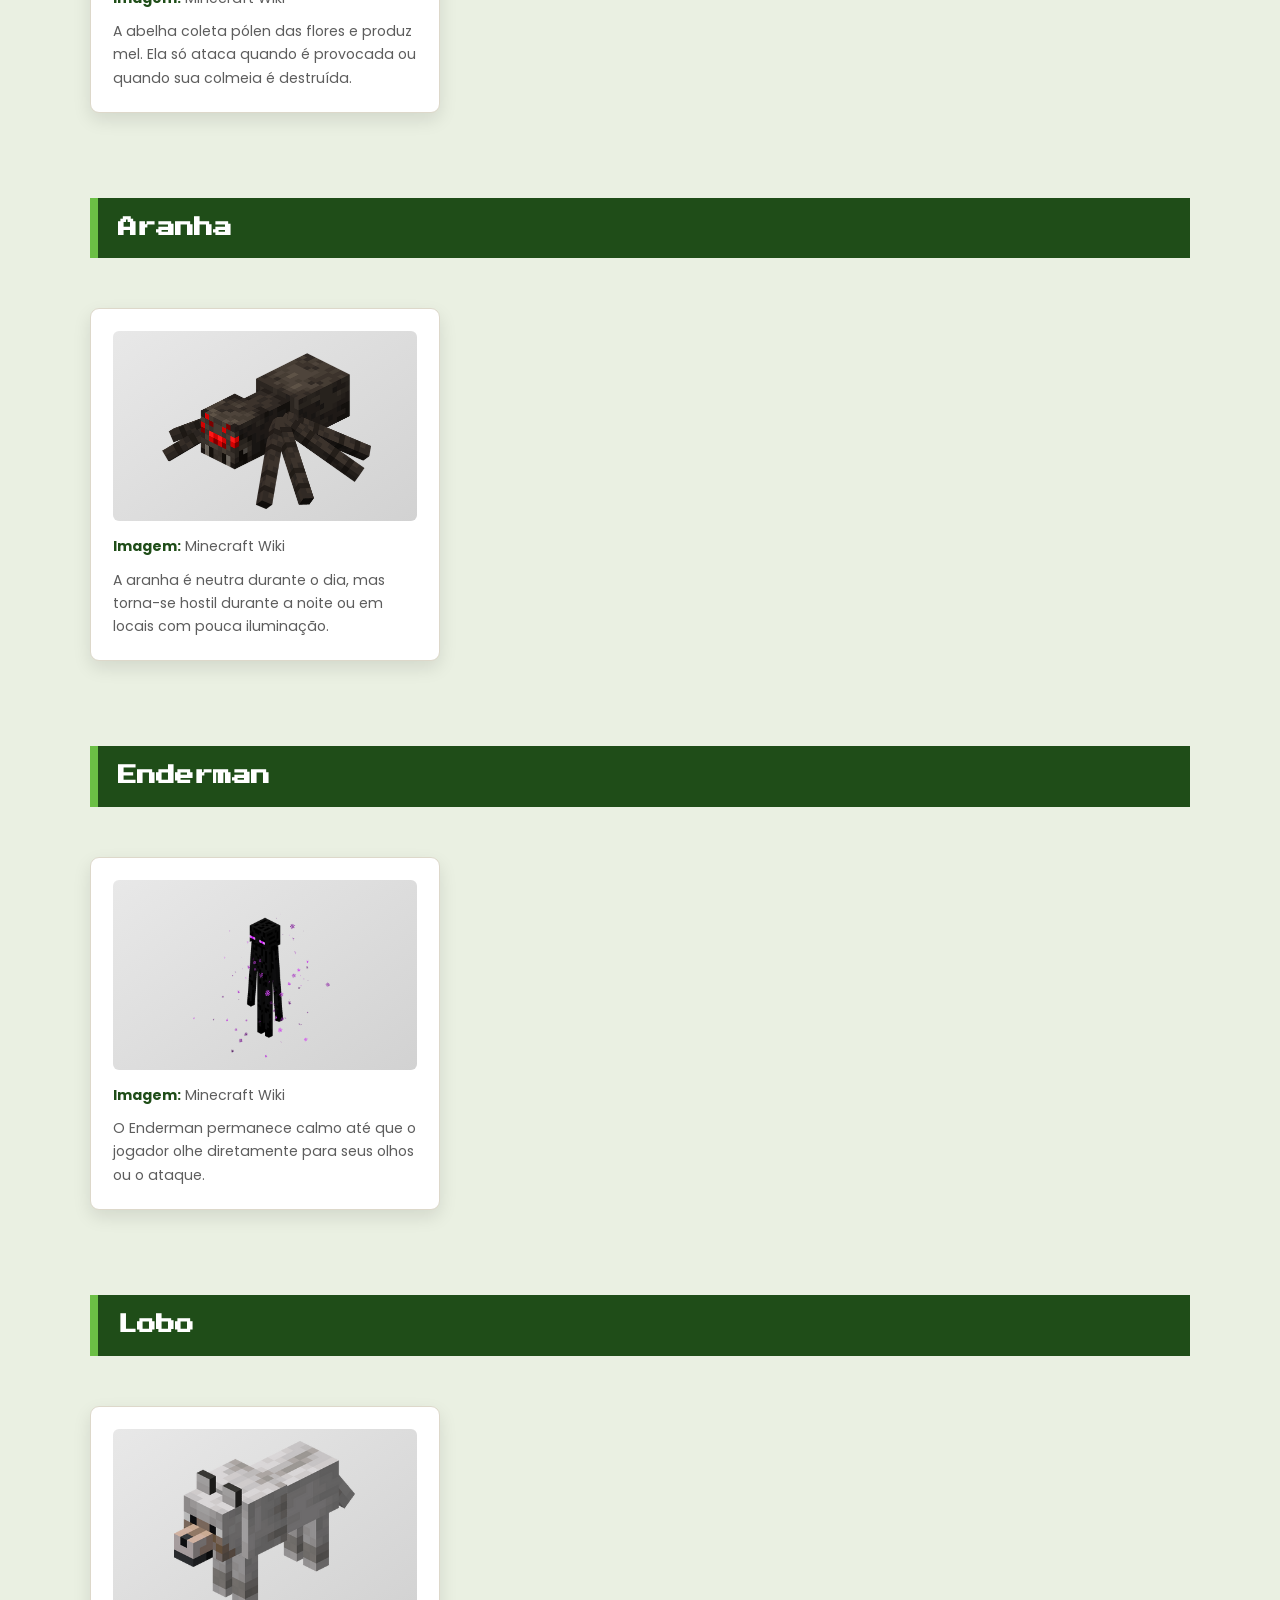
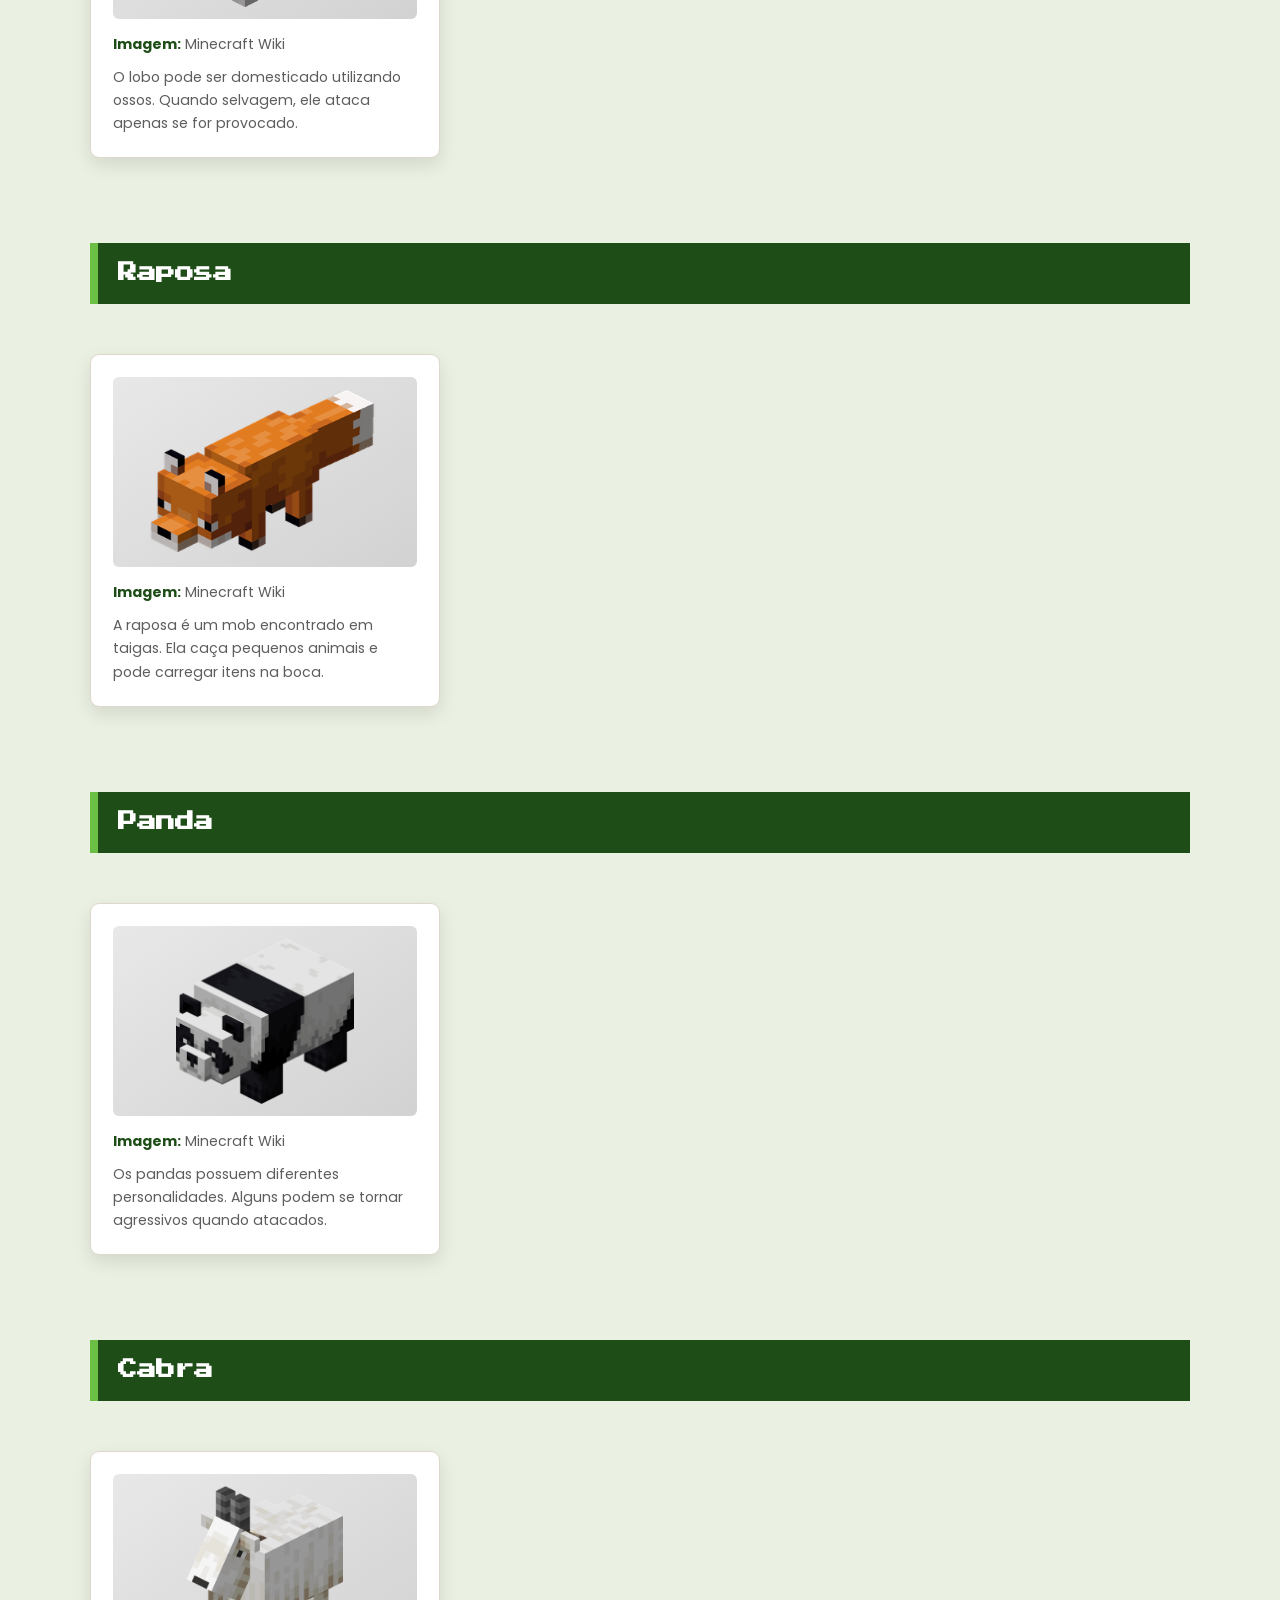
<file: paginas/davi-mobs.html>
<!DOCTYPE html>

<html lang="pt-BR">

<head>

```
<meta charset="UTF-8">

<meta
    name="viewport"
    content="width=device-width, initial-scale=1.0">

<meta
    name="description"
    content="Guia completo dos mobs do Minecraft, incluindo mobs passivos, neutros, hostis e chefes.">

<meta
    name="author"
    content="Davi Sobral">

<meta
    name="keywords"
    content="Minecraft, Mobs, Creeper, Enderman, Java Edition, Guia Minecraft">

<link
    rel="icon"
    href="../imagens/icon.jpg">

<link
    rel="stylesheet"
    href="../estilos/davi-mobs.css">

<title>

    Mobs | Guia Minecraft

</title>
```

</head>

<body>

<!-- ================================================== -->

<!-- CABEÇALHO -->

<!-- ================================================== -->

<header>

```
<nav>

    <ul>

        <li>

            <img
                src="../imagens/logo-minecraft.png"
                alt="Logo do Minecraft"
                id="logo">

        </li>


        <li>

            <a href="../index.html">

                Início

            </a>

        </li>


        <li>

            <a
                href="../paginas/manuela-oque-e-minecraft.html">

                O que é

            </a>

        </li>


        <li>

            <a
                href="../paginas/modos-de-jogo_gabriel.html">

                Modos de jogo

            </a>

        </li>


        <li>

            <a
                href="../paginas/paola-biomas.html">

                Biomas

            </a>

        </li>


        <li>

            <a
                href="../paginas/bianca-dimensoes.html">

                Dimensões

            </a>

        </li>


        <li>

            <a
                class="ativo"
                href="../paginas/davi-mobs.html">

                Mobs

            </a>

        </li>

    </ul>

</nav>


<div class="acoes">

    <a
        href="https://www.minecraft.net/pt-br/choose-your-game"
        target="_blank"
        rel="noopener noreferrer">

        <button>

            Comprar agora

        </button>

    </a>

</div>
```

</header>

<main>

<!-- ================================================== -->

<!-- HERO -->

<!-- ================================================== -->

<section class="hero">


<div class="hero-conteudo">


    <p class="hero-etiqueta">

        CONHEÇA AS CRIATURAS

    </p>


    <h1>

        Mobs do Minecraft

    </h1>


    <p>

        Conheça as criaturas do universo Minecraft,
        entenda seus comportamentos e descubra como
        cada tipo interage com o jogador.

    </p>


    <p class="autor-pagina">

        Página por Davi Sobral

    </p>


    <a
        href="#sobre"
        class="botao-principal">

        Explorar os mobs

    </a>


</div>


<div class="hero-imagem">

    <img
        src="../imagens/creeper.webp"
        alt="Creeper do Minecraft">

</div>

</section>

<!-- ================================================== -->
<!-- IMAGEM GERAL DOS MOBS -->
<!-- ================================================== -->

<section class="painel-mobs">

    <div class="painel-mobs-texto">

        <p>

            VISÃO GERAL

        </p>

        <h2>

            Todos os mobs em um só lugar

        </h2>

        <span>

            A imagem apresenta os principais mobs do Minecraft
            organizados de acordo com suas classificações.

        </span>

    </div>


    <div class="painel-mobs-imagem">

        <img
            src="../imagens/final.png"
            alt="Lista dos mobs do Minecraft">

    </div>

</section>

<!-- ================================================== -->

<!-- MENU INTERNO -->

<!-- ================================================== -->

<section
    class="menu-interno"
    aria-label="Navegação da página">

```
<a href="#sobre">

    Visão geral

</a>


<a href="#passivos">

    Passivos

</a>


<a href="#neutros">

    Neutros

</a>


<a href="#hostis">

    Hostis

</a>


<a href="#chefes">

    Chefes

</a>


<a href="#curiosidades">

    Curiosidades

</a>
```

</section>

<!-- ================================================== -->

<!-- SOBRE -->

<!-- ================================================== -->

<section
    id="sobre"
    class="secao-sobre">

```
<div class="titulo-secao">


    <p>

        CONHECENDO AS CRIATURAS

    </p>


    <h2>

        O que são os Mobs?

    </h2>


</div>


<div class="sobre-conteudo">


    <div class="sobre-texto">


        <p>

            Os mobs são criaturas presentes no Minecraft
            que interagem com o ambiente e com os jogadores.
            Eles possuem diferentes comportamentos e são
            classificados como passivos, neutros, hostis e
            chefes.

        </p>


        <p>

            A imagem apresentada na Hero Section mostra
            uma visão geral dos mobs existentes no jogo,
            organizados de acordo com sua classificação.

        </p>


    </div>


    <div class="classificacoes">


        <div>

            <strong>

                Passivos

            </strong>


            <span>

                Não atacam o jogador.

            </span>

        </div>


        <div>

            <strong>

                Neutros

            </strong>


            <span>

                Atacam em situações específicas.

            </span>

        </div>


        <div>

            <strong>

                Hostis

            </strong>


            <span>

                Atacam o jogador automaticamente.

            </span>

        </div>


        <div>

            <strong>

                Chefes

            </strong>


            <span>

                Representam grandes desafios.

            </span>

        </div>


    </div>


</div>
```

</section>

<!-- ================================================== -->

<!-- ÍNDICE -->

<!-- ================================================== -->

<section
    id="indice"
    class="fundo-alternativo">

```
<div class="titulo-secao">


    <p>

        GUIA DE NAVEGAÇÃO

    </p>


    <h2>

        Índice

    </h2>


</div>


<ol class="indice-lista">


    <li>

        <a href="#sobre">

            O que são os Mobs?

        </a>

    </li>


    <li>

        <a href="#passivos">

            Mobs Passivos

        </a>


        <ol>


            <li>

                <a href="#terrestres">

                    Animais Terrestres

                </a>

            </li>


            <li>

                <a href="#montarias">

                    Domesticáveis e Montarias

                </a>

            </li>


            <li>

                <a href="#npcs">

                    NPCs

                </a>

            </li>


            <li>

                <a href="#aquaticos">

                    Animais Aquáticos

                </a>

            </li>


            <li>

                <a href="#outros-passivos">

                    Outros Passivos

                </a>

            </li>


        </ol>


    </li>


    <li>

        <a href="#neutros">

            Mobs Neutros

        </a>

    </li>


    <li>

        <a href="#hostis">

            Mobs Hostis

        </a>


        <ol>


            <li>

                <a href="#overworld">

                    Overworld

                </a>

            </li>


            <li>

                <a href="#nether">

                    Nether

                </a>

            </li>


            <li>

                <a href="#the-end">

                    The End

                </a>

            </li>


        </ol>


    </li>


    <li>

        <a href="#chefes">

            Chefes

        </a>

    </li>


    <li>

        <a href="#curiosidades">

            Curiosidades

        </a>

    </li>


    <li>

        <a href="#fontes">

            Fontes

        </a>

    </li>


</ol>
```

</section>


        <!-- Passivos -->

        <section id="passivos">

            <h2>Mobs Passivos</h2>

            <p>
                Os mobs passivos não atacam o jogador e normalmente fornecem recursos importantes
                para a sobrevivência.
            </p>
            <article>

                <h3>Galinha (Chicken)</h3>

                <a href="https://minecraft.wiki/w/Chicken" target="_blank">

                <img src="../imagens/galinha.webp" alt="Galinha">
                </a>

                <p><strong>Imagem:</strong> Minecraft Wiki</p>

                <p>
                    A galinha é um mob passivo encontrado em diversos biomas. Ela fornece penas,
                    carne de frango e coloca ovos periodicamente. Pode ser atraída e reproduzida
                    utilizando sementes.
                </p>

            </article>

            <article>

                <h3>Vaca</h3>

                <a href="https://minecraft.wiki/w/Cow" target="_blank">
                    <img src="../imagens/vaca.webp" alt="Vaca">
                </a>

                <p><strong>Imagem:</strong> Minecraft Wiki</p>

                <p>
                    A vaca fornece couro, leite e carne bovina. Ela pode ser reproduzida utilizando trigo.
                </p>

            </article>

            <article>

    <h3>Coguvaca</h3>

    <a href="https://minecraft.wiki/w/Mooshroom" target="_blank">
        <img src="../imagens/vacacogumelo.webp" alt="Coguvaca">
    </a>

    <p><strong>Imagem:</strong> Minecraft Wiki</p>

    <p>
        A Coguvaca é uma variante da vaca encontrada nos Campos de Cogumelos.
        Ela pode fornecer ensopado de cogumelos utilizando uma tigela.
    </p>

</article>

<article>

    <h3>Porco</h3>

    <a href="https://minecraft.wiki/w/Pig" target="_blank">

        <img src="../imagens/pig.webp" alt="Porco">

    </a>

    <p><strong>Imagem:</strong> Minecraft Wiki</p>

    <p>
        O porco é um mob passivo que fornece carne suína ao ser abatido.
        Pode ser montado utilizando uma sela e controlado com uma vara
        com cenoura.
    </p>

</article>

            <article>

                <h3>Ovelha</h3>

                <a href="https://minecraft.wiki/w/Sheep" target="_blank">
                    <img src="../imagens/ovelha.webp" alt="Ovelha">
                </a>

                <p><strong>Imagem:</strong> Minecraft Wiki</p>

                <p>
                    A ovelha fornece lã e carne. Sua lã pode ser utilizada para fabricar camas,
                    tapetes e bandeiras.
                </p>

            </article>
            <!-- Coelho -->

<article>

    <h3>Coelho</h3>

    <a href="https://minecraft.wiki/w/Rabbit" target="_blank">
        <img src="../imagens/coelho.webp" alt="Coelho">
    </a>

    <p><strong>Imagem:</strong> Minecraft Wiki</p>

    <p>
        O coelho é um mob passivo encontrado em diversos biomas. Ele pode
        soltar pele de coelho, carne e, raramente, pé de coelho.
    </p>

</article>

<article>

    <h3>Morcego (Bat)</h3>

    <a href="https://minecraft.wiki/w/Bat" target="_blank">

        <img src="../imagens/bat.webp" alt="Morcego">

    </a>

    <p><strong>Imagem:</strong> Minecraft Wiki</p>

    <p>
        O morcego é um pequeno mob passivo encontrado em cavernas.
        Não possui drops nem pode ser domesticado, servindo apenas
        como parte da ambientação do jogo.
    </p>

</article>

<!-- Armadillo -->

<article>

    <h3>Tatu (Armadillo)</h3>

    <a href="https://minecraft.wiki/w/Armadillo" target="_blank">
        <img src="../imagens/armadillo.webp" alt="Armadillo">
    </a>

    <p><strong>Imagem:</strong> Minecraft Wiki</p>

    <p>
        O Armadillo é um mob passivo encontrado em savanas. Ele fornece
        escamas que podem ser utilizadas para fabricar armaduras para lobos.
    </p>

</article>

<!-- Camelo -->

<article>

    <h3>Camelo</h3>

    <a href="https://minecraft.wiki/w/Camel" target="_blank">
        <img src="../imagens/camelo.webp" alt="Camelo">
    </a>

    <p><strong>Imagem:</strong> Minecraft Wiki</p>

    <p>
        O camelo é uma montaria encontrada nas vilas do deserto. Dois jogadores
        podem montá-lo ao mesmo tempo.
    </p>

</article>

<!-- Sniffer -->

<article>

    <h3>Sniffer</h3>

    <a href="https://minecraft.wiki/w/Sniffer" target="_blank">
        <img src="../imagens/sniffer.webp" alt="Sniffer">
    </a>

    <p><strong>Imagem:</strong> Minecraft Wiki</p>

    <p>
        O Sniffer é um mob antigo escolhido pela comunidade. Ele encontra
        sementes de plantas decorativas farejando o solo.
    </p>

</article>

<h3>Domesticáveis e Montarias</h3>

<!-- Cavalo -->

<article>

    <h3>Cavalo</h3>

    <a href="https://minecraft.wiki/w/Horse" target="_blank">
        <img src="../imagens/horse.webp" alt="Cavalo">
    </a>

    <p><strong>Imagem:</strong> Minecraft Wiki</p>

    <p>
        O cavalo pode ser domesticado e utilizado como montaria.
        Também pode usar armaduras específicas.
    </p>

</article>

<article>

    <h3>Cavalo Esqueleto (Skeleton Horse)</h3>

    <a href="https://minecraft.wiki/w/Skeleton_Horse" target="_blank">

        <img src="../imagens/skeletonhorse.webp" alt="Cavalo Esqueleto">

    </a>

    <p><strong>Imagem:</strong> Minecraft Wiki</p>

    <p>
        O cavalo esqueleto é uma variante rara do cavalo.
        Ele surge durante tempestades através da armadilha do
        cavalo esqueleto e pode ser montado após ser domesticado.
    </p>

</article>

<!-- Burro -->

<article>

    <h3>Burro</h3>

    <a href="https://minecraft.wiki/w/Donkey" target="_blank">
        <img src="../imagens/burro.webp" alt="Burro">
    </a>

    <p><strong>Imagem:</strong> Minecraft Wiki</p>

    <p>
        O burro pode carregar baús e transportar itens durante
        as aventuras.
    </p>

</article>

<!-- Mula -->

<article>

    <h3>Mula</h3>

    <a href="https://minecraft.wiki/w/Mule" target="_blank">
        <img src="../imagens/mula.webp" alt="Mula">
    </a>

    <p><strong>Imagem:</strong> Minecraft Wiki</p>

    <p>
        A mula nasce do cruzamento entre um cavalo e um burro.
        Ela também pode carregar baús.
    </p>

</article>

<!-- Gato -->

<article>

    <h3>Gato</h3>

    <a href="https://minecraft.wiki/w/Cat" target="_blank">
        <img src="../imagens/gato.webp" alt="Gato">
    </a>

    <p><strong>Imagem:</strong> Minecraft Wiki</p>

    <p>
        Os gatos podem ser domesticados com peixe cru e afastam creepers
        e phantoms quando estão próximos.
    </p>

</article>

<article>

    <h3>Jaguatirica (Ocelot)</h3>

    <a href="https://minecraft.wiki/w/Ocelot" target="_blank">

        <img src="../imagens/ocelot.webp" alt="Jaguatirica">

    </a>

    <p><strong>Imagem:</strong> Minecraft Wiki</p>

    <p>
        A jaguatirica é um mob passivo encontrado em biomas de selva.
        Ela é arisca e pode ser conquistada ganhando sua confiança
        com peixes crus.
    </p>

</article>

<!-- Papagaio -->

<article>

    <h3>Papagaio</h3>

    <a href="https://minecraft.wiki/w/Parrot" target="_blank">
        <img src="../imagens/papagaio.webp" alt="Papagaio">
    </a>

    <p><strong>Imagem:</strong> Minecraft Wiki</p>

    <p>
        O papagaio pode ser domesticado com sementes e imita
        sons de diversos mobs hostis.
    </p>

</article>
    <h3>NPCs</h3>

<article>

    <h3>Aldeão</h3>

    <a href="https://minecraft.wiki/w/Villager" target="_blank">
        <img src="../imagens/aldeao.webp" alt="Aldeão">
    </a>

    <p><strong>Imagem:</strong> Minecraft Wiki</p>

    <p>
        O aldeão é um personagem não jogável (NPC) encontrado nas vilas. Cada aldeão
        possui uma profissão e pode realizar trocas com o jogador.
    </p>

</article>

<article>

    <h3>Comerciante Ambulante</h3>

    <a href="https://minecraft.wiki/w/Wandering_Trader" target="_blank">
        <img src="../imagens/comerciante-ambulante.webp" alt="Comerciante Ambulante">
    </a>

    <p><strong>Imagem:</strong> Minecraft Wiki</p>

    <p>
        O comerciante ambulante aparece aleatoriamente pelo mundo acompanhado de duas
        lhamas e oferece itens variados em troca de esmeraldas.
    </p>

</article>

<hr>

<h3>Animais Aquáticos</h3>

<article>

    <h3>Lula</h3>

    <a href="https://minecraft.wiki/w/Squid" target="_blank">
        <img src="../imagens/lula.webp" alt="Lula">
    </a>

    <p><strong>Imagem:</strong> Minecraft Wiki</p>

    <p>
        A lula vive em rios e oceanos e fornece bolsas de tinta quando derrotada.
    </p>

</article>

<article>

    <h3>Lula Brilhante</h3>

    <a href="https://minecraft.wiki/w/Glow_Squid" target="_blank">
        <img src="../imagens/lula-brilhante.gif" alt="Lula Brilhante">
    </a>

    <p><strong>Imagem:</strong> Minecraft Wiki</p>

    <p>
        A lula brilhante vive em águas profundas e fornece bolsas de tinta brilhante,
        utilizadas para iluminar textos em placas.
    </p>

</article>

<article>

    <h3>Bacalhau</h3>

    <a href="https://minecraft.wiki/w/Cod" target="_blank">
        <img src="../imagens/bacalhau.webp" alt="Bacalhau">
    </a>

    <p><strong>Imagem:</strong> Minecraft Wiki</p>

    <p>
        O bacalhau é um peixe comum encontrado nos oceanos e pode ser utilizado
        como alimento.
    </p>

</article>

<article>

    <h3>Salmão</h3>

    <a href="https://minecraft.wiki/w/Salmon" target="_blank">
        <img src="../imagens/salmao.gif" alt="Salmão">
    </a>

    <p><strong>Imagem:</strong> Minecraft Wiki</p>

    <p>
        O salmão aparece em rios e oceanos frios e fornece alimento quando pescado.
    </p>

</article>

<article>

    <h3>Peixe Tropical</h3>

    <a href="https://minecraft.wiki/w/Tropical_Fish" target="_blank">
        <img src="../imagens/peixe-tropical.webp" alt="Peixe Tropical">
    </a>

    <p><strong>Imagem:</strong> Minecraft Wiki</p>

    <p>
        Os peixes tropicais possuem dezenas de variações de cores e são encontrados
        em oceanos quentes.
    </p>

</article>

<article>

    <h3>Baiacu</h3>

    <a href="https://minecraft.wiki/w/Pufferfish" target="_blank">
        <img src="../imagens/baiacu.webp" alt="Baiacu">
    </a>

    <p><strong>Imagem:</strong> Minecraft Wiki</p>

    <p>
        O baiacu infla quando ameaçado e pode causar efeito de veneno ao jogador.
    </p>

</article>

<article>

    <h3>Tartaruga</h3>

    <a href="https://minecraft.wiki/w/Turtle" target="_blank">
        <img src="../imagens/tartaruga.webp" alt="Tartaruga">
    </a>

    <p><strong>Imagem:</strong> Minecraft Wiki</p>

    <p>
        As tartarugas vivem nas praias e deixam escamas quando crescem, utilizadas
        para fabricar o capacete de tartaruga.
    </p>

</article>

<article>

    <h3>Axolote</h3>

    <a href="https://minecraft.wiki/w/Axolotl" target="_blank">
        <img src="../imagens/300px-Axolotl_Idle_Floor_Underwater.webp" alt="Axolote">
    </a>

    <p><strong>Imagem:</strong> Minecraft Wiki</p>

    <p>
        O axolote vive em cavernas alagadas e ajuda o jogador atacando criaturas
        aquáticas hostis.
    </p>

</article>

<article>

    <h3>Girino</h3>

    <a href="https://minecraft.wiki/w/Tadpole" target="_blank">
        <img src="../imagens/girino.webp" alt="Girino">
    </a>

    <p><strong>Imagem:</strong> Minecraft Wiki</p>

    <p>
        O girino é a fase inicial da rã e cresce naturalmente com o passar do tempo.
    </p>

</article>

<article>

    <h3>Rã</h3>

    <a href="https://minecraft.wiki/w/Frog" target="_blank">
        <img src="../imagens/ra.webp" alt="Rã">
    </a>

    <p><strong>Imagem:</strong> Minecraft Wiki</p>

    <p>
        A rã captura pequenos cubos de magma e produz blocos luminosos conhecidos
        como Froglights.
    </p>

</article>

<hr>

<h3>Outros Mobs Passivos</h3>

<article>

    <h3>Allay</h3>

    <a href="https://minecraft.wiki/w/Allay" target="_blank">
        <img src="../imagens/allay.webp" alt="Allay">
    </a>

    <p><strong>Imagem:</strong> Minecraft Wiki</p>

    <p>
        O Allay é uma criatura amigável que coleta itens iguais ao objeto entregue
        pelo jogador e os devolve quando encontra o destino.
    </p>

</article>

<article>

    <h3>Ghast Feliz</h3>

    <a href="https://pt.minecraft.wiki/w/Ghast_Feliz" target="_blank">
        <img src="../imagens/ghastfeliz.webp" alt="Ghast Feliz">
    </a>

    <p><strong>Imagem:</strong> Minecraft Wiki</p>

    <p>
        O ghast feliz (Happy Ghast) é uma criatura pacífica e voadora do Minecraft. Ele serve como uma montaria que aceita até quatro jogadores ao mesmo tempo e pode ser guiado com bolas de neve.
    </p>

</article>

<article>

    <h3>Ghastling (Ghast feliz bebê)</h3>

    <a href="https://pt.minecraft.wiki/w/Ghast_Feliz" target="_blank">
        <img src="../imagens/ghastling.webp" alt="Ghastling">
    </a>

    <p><strong>Imagem:</strong> Minecraft Wiki</p>

    <p>
        O ghast feliz (Happy Ghast) é uma criatura pacífica e voadora do Minecraft. Ele serve como uma montaria que aceita até quatro jogadores ao mesmo tempo e pode ser guiado com bolas de neve.
    </p>

</article>

        </section>

        <hr>

        <section id="neutros">

    <h2>Mobs Neutros</h2>

    <p>
        Os mobs neutros normalmente não atacam o jogador. No entanto, podem se tornar
        agressivos quando são provocados ou em situações específicas.
    </p>

    <h3>Abelha</h3>

    <article>

        <a href="https://minecraft.wiki/w/Bee" target="_blank">
            <img src="../imagens/abelha.webp" alt="Abelha">
        </a>

        <p><strong>Imagem:</strong> Minecraft Wiki</p>

        <p>
            A abelha coleta pólen das flores e produz mel. Ela só ataca quando é
            provocada ou quando sua colmeia é destruída.
        </p>

    </article>

    <h3>Aranha</h3>

    <article>

        <a href="https://minecraft.wiki/w/Spider" target="_blank">
            <img src="../imagens/aranha.webp" alt="Aranha">
        </a>

        <p><strong>Imagem:</strong> Minecraft Wiki</p>

        <p>
            A aranha é neutra durante o dia, mas torna-se hostil durante a noite ou em
            locais com pouca iluminação.
        </p>

    </article>

    <h3>Enderman</h3>

    <article>

        <a href="https://minecraft.wiki/w/Enderman" target="_blank">
            <img src="../imagens/enderman.webp" alt="Enderman">
        </a>

        <p><strong>Imagem:</strong> Minecraft Wiki</p>

        <p>
            O Enderman permanece calmo até que o jogador olhe diretamente para seus
            olhos ou o ataque.
        </p>

    </article>

    <h3>Lobo</h3>

    <article>

        <a href="https://minecraft.wiki/w/Wolf" target="_blank">
            <img src="../imagens/lobo.webp" alt="Lobo">
        </a>

        <p><strong>Imagem:</strong> Minecraft Wiki</p>

        <p>
            O lobo pode ser domesticado utilizando ossos. Quando selvagem, ele ataca
            apenas se for provocado.
        </p>

    </article>

    <h3>Raposa</h3>

    <article>

        <a href="https://minecraft.wiki/w/Fox" target="_blank">
            <img src="../imagens/raposa.webp" alt="Raposa">
        </a>

        <p><strong>Imagem:</strong> Minecraft Wiki</p>

        <p>
            A raposa é um mob encontrado em taigas. Ela caça pequenos animais e pode
            carregar itens na boca.
        </p>

    </article>

    <h3>Panda</h3>

    <article>

        <a href="https://minecraft.wiki/w/Panda" target="_blank">
            <img src="../imagens/panda.webp" alt="Panda">
        </a>

        <p><strong>Imagem:</strong> Minecraft Wiki</p>

        <p>
            Os pandas possuem diferentes personalidades. Alguns podem se tornar
            agressivos quando atacados.
        </p>

    </article>

    <h3>Cabra</h3>

    <article>

        <a href="https://minecraft.wiki/w/Goat" target="_blank">
            <img src="../imagens/cabra.webp" alt="Cabra">
        </a>

        <p><strong>Imagem:</strong> Minecraft Wiki</p>

        <p>
            As cabras vivem em montanhas e podem dar investidas contra jogadores e
            outras criaturas.
        </p>

    </article>

    <h3>Golfinho</h3>

    <article>

        <a href="https://minecraft.wiki/w/Dolphin" target="_blank">
            <img src="../imagens/golfinho.webp" alt="Golfinho">
        </a>

        <p><strong>Imagem:</strong> Minecraft Wiki</p>

        <p>
            O golfinho concede o efeito Graça dos Golfinhos e pode conduzir jogadores
            até naufrágios e ruínas oceânicas.
        </p>

    </article>

    <h3>Urso Polar</h3>

    <article>

        <a href="https://minecraft.wiki/w/Polar_Bear" target="_blank">
            <img src="../imagens/urso-polar.webp" alt="Urso Polar">
        </a>

        <p><strong>Imagem:</strong> Minecraft Wiki</p>

        <p>
            O urso polar normalmente é pacífico, mas protege seus filhotes atacando
            qualquer ameaça próxima.
        </p>

    </article>

    <h3>Lhama</h3>

    <article>

        <a href="https://minecraft.wiki/w/Llama" target="_blank">
            <img src="../imagens/lhama.webp" alt="Lhama">
        </a>

        <p><strong>Imagem:</strong> Minecraft Wiki</p>

        <p>
            A lhama pode transportar baús e atacar inimigos cuspindo quando é
            provocada.
        </p>

    </article>

    <h3>Lhama do Comerciante</h3>

    <article>

        <a href="https://minecraft.wiki/w/Trader_Llama" target="_blank">
            <img src="../imagens/lhama-comerciante.png" alt="Lhama do Comerciante">
        </a>

        <p><strong>Imagem:</strong> Minecraft Wiki</p>

        <p>
            A lhama do comerciante acompanha o Comerciante Ambulante e protege seu
            dono cuspindo nos inimigos.
        </p>

    </article>

    <h3>Golem de Ferro</h3>

    <article>

        <a href="https://minecraft.wiki/w/Iron_Golem" target="_blank">
            <img src="../imagens/golem-ferro.webp" alt="Golem de Ferro">
        </a>

        <p><strong>Imagem:</strong> Minecraft Wiki</p>

        <p>
            O Golem de Ferro protege aldeões contra mobs hostis. Ele só ataca o jogador
            caso sua reputação na vila seja muito baixa ou se for atacado.
        </p>

    </article>

</section>
        <hr>

        <section id="hostis">

    <h2>Mobs Hostis</h2>

    <p>
        Os mobs hostis atacam o jogador automaticamente quando o encontram.
        Eles representam os principais desafios do Minecraft e aparecem em
        diferentes dimensões do jogo.
    </p>

    <h3>Overworld</h3>

    <article>

        <h3>Creeper</h3>

        <a href="https://minecraft.wiki/w/Creeper" target="_blank">
            <img src="../imagens/creeper.webp" alt="Creeper">
        </a>

        <p><strong>Imagem:</strong> Minecraft Wiki</p>

        <p>
            O Creeper aproxima-se silenciosamente do jogador e explode quando
            está próximo, causando grande dano e destruindo blocos.
        </p>

    </article>

    <article>

        <h3>Zumbi</h3>

        <a href="https://minecraft.wiki/w/Zombie" target="_blank">
            <img src="../imagens/zumbi.webp" alt="Zumbi">
        </a>

        <p><strong>Imagem:</strong> Minecraft Wiki</p>

        <p>
            O zumbi é um dos inimigos mais comuns do jogo. Ele ataca corpo a
            corpo e pode aparecer durante a noite ou em locais escuros.
        </p>

    </article>

    <article>

        <h3>Afogado</h3>

        <a href="https://minecraft.wiki/w/Drowned" target="_blank">
            <img src="../imagens/afogado.webp" alt="Afogado">
        </a>

        <p><strong>Imagem:</strong> Minecraft Wiki</p>

        <p>
            O afogado é uma variante aquática do zumbi. Alguns carregam tridentes,
            tornando-se adversários bastante perigosos.
        </p>

    </article>

    <article>

        <h3>Husk (Zumbi do Deserto)</h3>

        <a href="https://minecraft.wiki/w/Husk" target="_blank">
            <img src="../imagens/husk.webp" alt="Husk">
        </a>

        <p><strong>Imagem:</strong> Minecraft Wiki</p>

        <p>
            O Husk é um tipo de zumbi encontrado em desertos. Seus ataques podem
            causar o efeito de fome ao jogador.
        </p>

    </article>

    <article>

        <h3>Zumbi Aldeão</h3>

        <a href="https://minecraft.wiki/w/Zombie_Villager" target="_blank">
            <img src="../imagens/zumbi-aldea.webp" alt="Zumbi Aldeão">
        </a>

        <p><strong>Imagem:</strong> Minecraft Wiki</p>

        <p>
            O zumbi aldeão pode ser curado utilizando uma maçã dourada e uma
            poção de fraqueza, transformando-se novamente em aldeão.
        </p>

    </article>

    <article>

        <h3>Esqueleto</h3>

        <a href="https://minecraft.wiki/w/Skeleton" target="_blank">
            <img src="../imagens/esqueleto.webp" alt="Esqueleto">
        </a>

        <p><strong>Imagem:</strong> Minecraft Wiki</p>

        <p>
            O esqueleto utiliza arco e flechas para atacar à distância,
            representando uma grande ameaça durante a exploração.
        </p>

    </article>

    <article>

        <h3>Vadio (Stray)</h3>

        <a href="https://minecraft.wiki/w/Stray" target="_blank">
            <img src="../imagens/stray.webp" alt="Vadio">
        </a>

        <p><strong>Imagem:</strong> Minecraft Wiki</p>

        <p>
            O Vadio é uma variante do esqueleto encontrada em biomas gelados.
            Suas flechas aplicam lentidão ao jogador.
        </p>

    </article>

    <article>

        <h3>Bogged (Esqueleto do Pântano)</h3>

        <a href="https://minecraft.wiki/w/Bogged" target="_blank">
            <img src="../imagens/bogged.webp" alt="Bogged">
        </a>

        <p><strong>Imagem:</strong> Minecraft Wiki</p>

        <p>
            O Bogged é uma variante do esqueleto encontrada em regiões
            pantanosas. Suas flechas podem aplicar veneno.
        </p>

    </article>

    <article>

        <h3>Bruxa</h3>

        <a href="https://minecraft.wiki/w/Witch" target="_blank">
            <img src="../imagens/bruxa.webp" alt="Bruxa">
        </a>

        <p><strong>Imagem:</strong> Minecraft Wiki</p>

        <p>
            A bruxa utiliza poções de dano, lentidão e veneno contra o jogador,
            além de beber poções para se fortalecer.
        </p>

    </article>

    <article>

        <h3>Phantom</h3>

        <a href="https://minecraft.wiki/w/Phantom" target="_blank">
            <img src="../imagens/phantom.webp" alt="Phantom">
        </a>

        <p><strong>Imagem:</strong> Minecraft Wiki</p>

        <p>
            O Phantom aparece quando o jogador permanece várias noites sem dormir
            e realiza ataques mergulhando pelo céu.
        </p>

    </article>

    <article>

        <h3>Slime</h3>

        <a href="https://minecraft.wiki/w/Slime" target="_blank">
            <img src="../imagens/slime.webp" alt="Slime">
        </a>

        <p><strong>Imagem:</strong> Minecraft Wiki</p>

        <p>
            O Slime vive em pântanos e chunks específicos subterrâneos.
            Quando derrotado, divide-se em slimes menores.
        </p>

    </article>

    <article>

        <h3>Silverfish</h3>

        <a href="https://minecraft.wiki/w/Silverfish" target="_blank">
            <img src="../imagens/silverfish.webp" alt="Silverfish">
        </a>

        <p><strong>Imagem:</strong> Minecraft Wiki</p>

        <p>
            O Silverfish vive escondido em blocos de pedra e pode convocar outros
            da mesma espécie quando atacado.
        </p>

    </article>

    <article>

        <h3>Endermite</h3>

        <a href="https://minecraft.wiki/w/Endermite" target="_blank">
            <img src="../imagens/endermite.webp" alt="Endermite">
        </a>

        <p><strong>Imagem:</strong> Minecraft Wiki</p>

        <p>
            O Endermite pode surgir quando uma Pérola do End é utilizada.
            É um pequeno mob hostil que desaparece após algum tempo.
        </p>

    </article>

    <article>

        <h3>Warden</h3>

        <a href="https://minecraft.wiki/w/Warden" target="_blank">
            <img src="../imagens/warden.webp" alt="Warden">
        </a>

        <p><strong>Imagem:</strong> Minecraft Wiki</p>

        <p>
            O Warden é um dos mobs mais fortes do jogo. Apesar de ser cego,
            detecta vibrações e sons produzidos pelo jogador.
        </p>

    </article>
    <h3>Nether</h3>

<article>

    <h3>Blaze</h3>

    <a href="https://minecraft.wiki/w/Blaze" target="_blank">
        <img src="../imagens/blaze.webp" alt="Blaze">
    </a>

    <p><strong>Imagem:</strong> Minecraft Wiki</p>

    <p>
        O Blaze é encontrado nas Fortalezas do Nether. Ele lança bolas de fogo
        contra o jogador e é a principal fonte de varetas de blaze.
    </p>

</article>

<article>

    <h3>Ghast</h3>

    <a href="https://minecraft.wiki/w/Ghast" target="_blank">
        <img src="../imagens/ghast.webp" alt="Ghast">
    </a>

    <p><strong>Imagem:</strong> Minecraft Wiki</p>

    <p>
        O Ghast é um grande mob voador que dispara bolas de fogo explosivas.
        Seus projéteis podem ser rebatidos pelo jogador.
    </p>

</article>

<article>

    <h3>Cubo de Magma</h3>

    <a href="https://minecraft.wiki/w/Magma_Cube" target="_blank">
        <img src="../imagens/magma-cube.webp" alt="Cubo de Magma">
    </a>

    <p><strong>Imagem:</strong> Minecraft Wiki</p>

    <p>
        O Cubo de Magma é semelhante ao Slime, porém vive no Nether.
        Quando derrotado, divide-se em cubos menores.
    </p>

</article>

<article>

    <h3>Hoglin</h3>

    <a href="https://minecraft.wiki/w/Hoglin" target="_blank">
        <img src="../imagens/hoglin.webp" alt="Hoglin">
    </a>

    <p><strong>Imagem:</strong> Minecraft Wiki</p>

    <p>
        O Hoglin é um grande animal hostil encontrado nas Florestas Carmesim.
        Ele fornece carne e couro quando derrotado.
    </p>

</article>

<article>

    <h3>Zoglin</h3>

    <a href="https://minecraft.wiki/w/Zoglin" target="_blank">
        <img src="../imagens/zoglin.webp" alt="Zoglin">
    </a>

    <p><strong>Imagem:</strong> Minecraft Wiki</p>

    <p>
        O Zoglin é um Hoglin transformado após permanecer no Overworld.
        Ele ataca praticamente qualquer criatura viva.
    </p>

</article>

<article>

    <h3>Piglin Bruto</h3>

    <a href="https://minecraft.wiki/w/Piglin_Brute" target="_blank">
        <img src="../imagens/piglin-bruto.webp" alt="Piglin Bruto">
    </a>

    <p><strong>Imagem:</strong> Minecraft Wiki</p>

    <p>
        O Piglin Bruto protege os Bastiões e sempre ataca o jogador,
        mesmo que ele esteja usando armadura de ouro.
    </p>

</article>

<article>

    <h3>Esqueleto Wither</h3>

    <a href="https://minecraft.wiki/w/Wither_Skeleton" target="_blank">
        <img src="../imagens/esqueleto-wither.webp" alt="Esqueleto Wither">
    </a>

    <p><strong>Imagem:</strong> Minecraft Wiki</p>

    <p>
        O Esqueleto Wither é encontrado nas Fortalezas do Nether.
        Seus ataques aplicam o efeito Wither e ele pode derrubar cabeças
        utilizadas para invocar o Wither.
    </p>

</article>

<hr>

<h3>The End</h3>

<article>

    <h3>Shulker</h3>

    <a href="https://minecraft.wiki/w/Shulker" target="_blank">
        <img src="../imagens/shulker.png" alt="Shulker">
    </a>

    <p><strong>Imagem:</strong> Minecraft Wiki</p>

    <p>
        O Shulker vive nas Cidades do End. Seus projéteis fazem o jogador
        levitar e ele fornece conchas usadas para fabricar caixas de Shulker.
    </p>

</article>

</section>

<hr>

<section id="chefes">

    <h2>Chefes</h2>

    <p>
        Os chefes são os mobs mais poderosos do Minecraft e representam os
        maiores desafios do jogo.
    </p>

    <article>

        <h3>Ender Dragon</h3>

        <a href="https://minecraft.wiki/w/Ender_Dragon" target="_blank">
            <img src="../imagens/ender-dragon.gif" alt="Ender Dragon">
        </a>

        <p><strong>Imagem:</strong> Minecraft Wiki</p>

        <p>
            O Ender Dragon é o chefe principal do Minecraft.
            Ele habita a dimensão The End e sua derrota permite concluir
            a aventura principal do jogo.
        </p>

    </article>

    <article>

        <h3>Wither</h3>

        <a href="https://minecraft.wiki/w/Wither" target="_blank">
            <img src="../imagens/wither.webp" alt="Wither">
        </a>

        <p><strong>Imagem:</strong> Minecraft Wiki</p>

        <p>
            O Wither é um chefe opcional invocado pelo jogador utilizando
            areia das almas e três cabeças de Esqueleto Wither.
            Ele lança crânios explosivos e possui grande resistência.
        </p>

    </article>

</section>
<hr>

<section id="curiosidades">

    <h2>Curiosidades</h2>

    <article>

        <h3>Creeper</h3>

        <p>
            O Creeper surgiu por acidente durante o desenvolvimento do Minecraft.
            Um erro ao modelar um porco acabou criando o mob que hoje é um dos
            símbolos do jogo.
        </p>

    </article>

    <article>

        <h3>Ender Dragon</h3>

        <p>
            O Ender Dragon foi o primeiro chefe adicionado ao Minecraft e sua
            derrota libera o portal de retorno ao Overworld.
        </p>

    </article>

    <article>

        <h3>Wither</h3>

        <p>
            Diferente do Ender Dragon, o Wither não aparece naturalmente.
            Ele deve ser invocado pelo próprio jogador.
        </p>

    </article>

    <article>

        <h3>Sniffer</h3>

        <p>
            O Sniffer venceu a Mob Vote de 2022 e foi escolhido pela comunidade
            para ser adicionado ao jogo.
        </p>

    </article>

    <article>

        <h3>Gatos</h3>

        <p>
            Gatos domesticados afastam Creepers e Phantoms, tornando-se excelentes
            companheiros durante a exploração.
        </p>

    </article>

    <article>

        <h3>Abelhas</h3>

        <p>
            As abelhas ajudam na polinização das plantações, acelerando o
            crescimento de diversas culturas.
        </p>

    </article>

    <article>

        <h3>Warden</h3>

        <p>
            O Warden é cego. Ele localiza o jogador através das vibrações e dos
            sons produzidos no ambiente.
        </p>

    </article>

</section>

<hr>

<section id="fontes">

    <h2>Fontes</h2>

    <p>
        Todas as informações apresentadas nesta página foram pesquisadas na
        <a href="https://minecraft.wiki/" target="_blank">
            Minecraft Wiki
        </a>,
        considerada uma das principais referências sobre o jogo.
    </p>

    <p>
        As imagens dos mobs também foram obtidas na Minecraft Wiki e utilizadas
        apenas para fins educacionais neste projeto.
    </p>

</section>

<hr>

<footer>


    <div class="footer-container">


        <div>


            <h3>

                Guia Minecraft

            </h3>


            <p>

                Site educativo criado para apresentar
                elementos importantes do universo
                de Minecraft.

            </p>


        </div>


        <div>


            <h3>

                Navegação

            </h3>


            <ul>


                <li>

                    <a href="../index.html">

                        Início

                    </a>

                </li>


                <li>

                    <a
                        href="../paginas/manuela-oque-e-minecraft.html">

                        O que é Minecraft

                    </a>

                </li>


                <li>

                    <a
                        href="../paginas/modos-de-jogo_gabriel.html">

                        Modos de jogo

                    </a>

                </li>


                <li>

                    <a
                        href="../paginas/paola-biomas.html">

                        Biomas

                    </a>

                </li>


            </ul>


        </div>


        <div>


            <h3>

                Projeto

            </h3>


            <p>

                <strong>

                    Disciplina:

                </strong>

                Sistemas Operacionais

            </p>


            <p>

                <strong>

                    Professor:

                </strong>

                Rodolfo

            </p>


            <p>

                <strong>

                    Página:

                </strong>

                Davi Sobral

            </p>


        </div>


        <div>


            <h3>

                Equipe

            </h3>


            <p>

                Bianca Bazoni<br>

                Davi Sobral<br>

                Gabriel Ribeiro<br>

                Manuela Velozo<br>

                Paola Pietropoli

            </p>


        </div>


    </div>


    <div class="footer-final">


        <p>

            &copy; 2026 Guia Minecraft.
            Projeto acadêmico.

        </p>


    </div>


</footer>


</body>
</file>
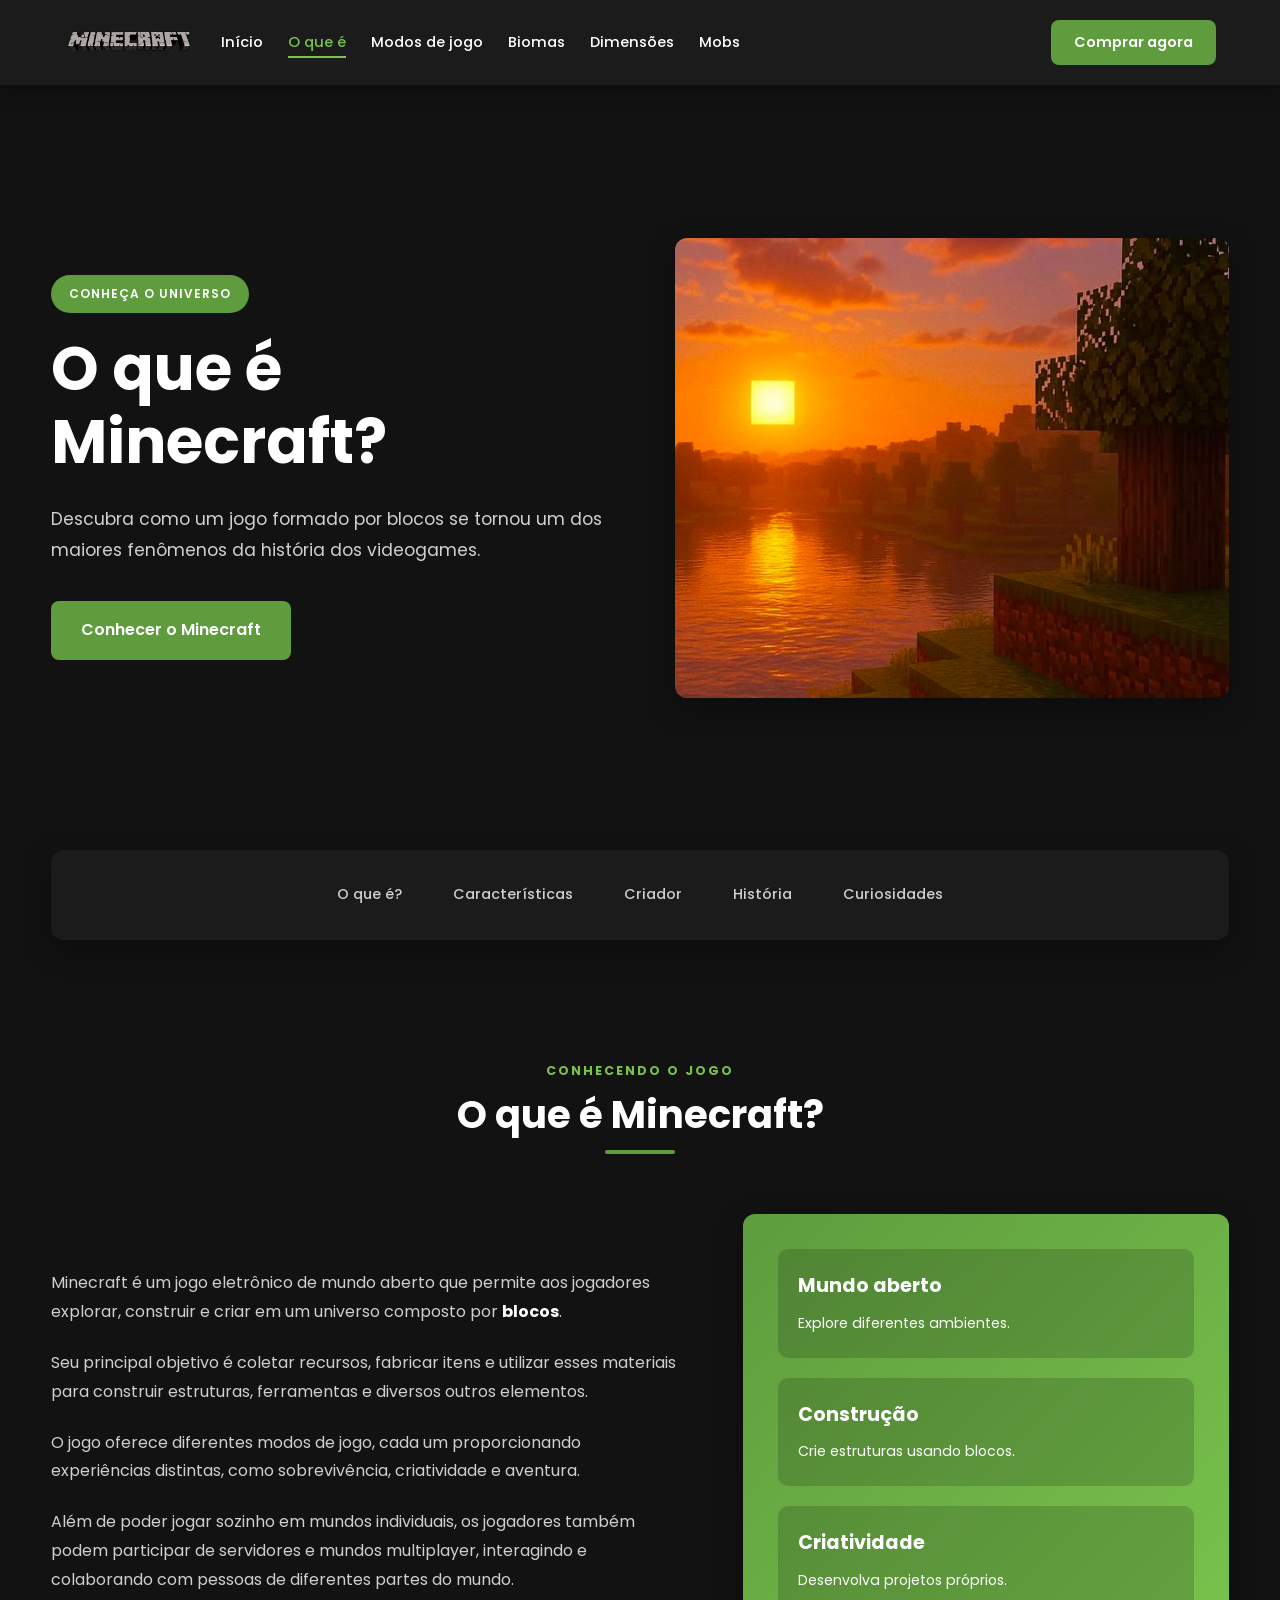
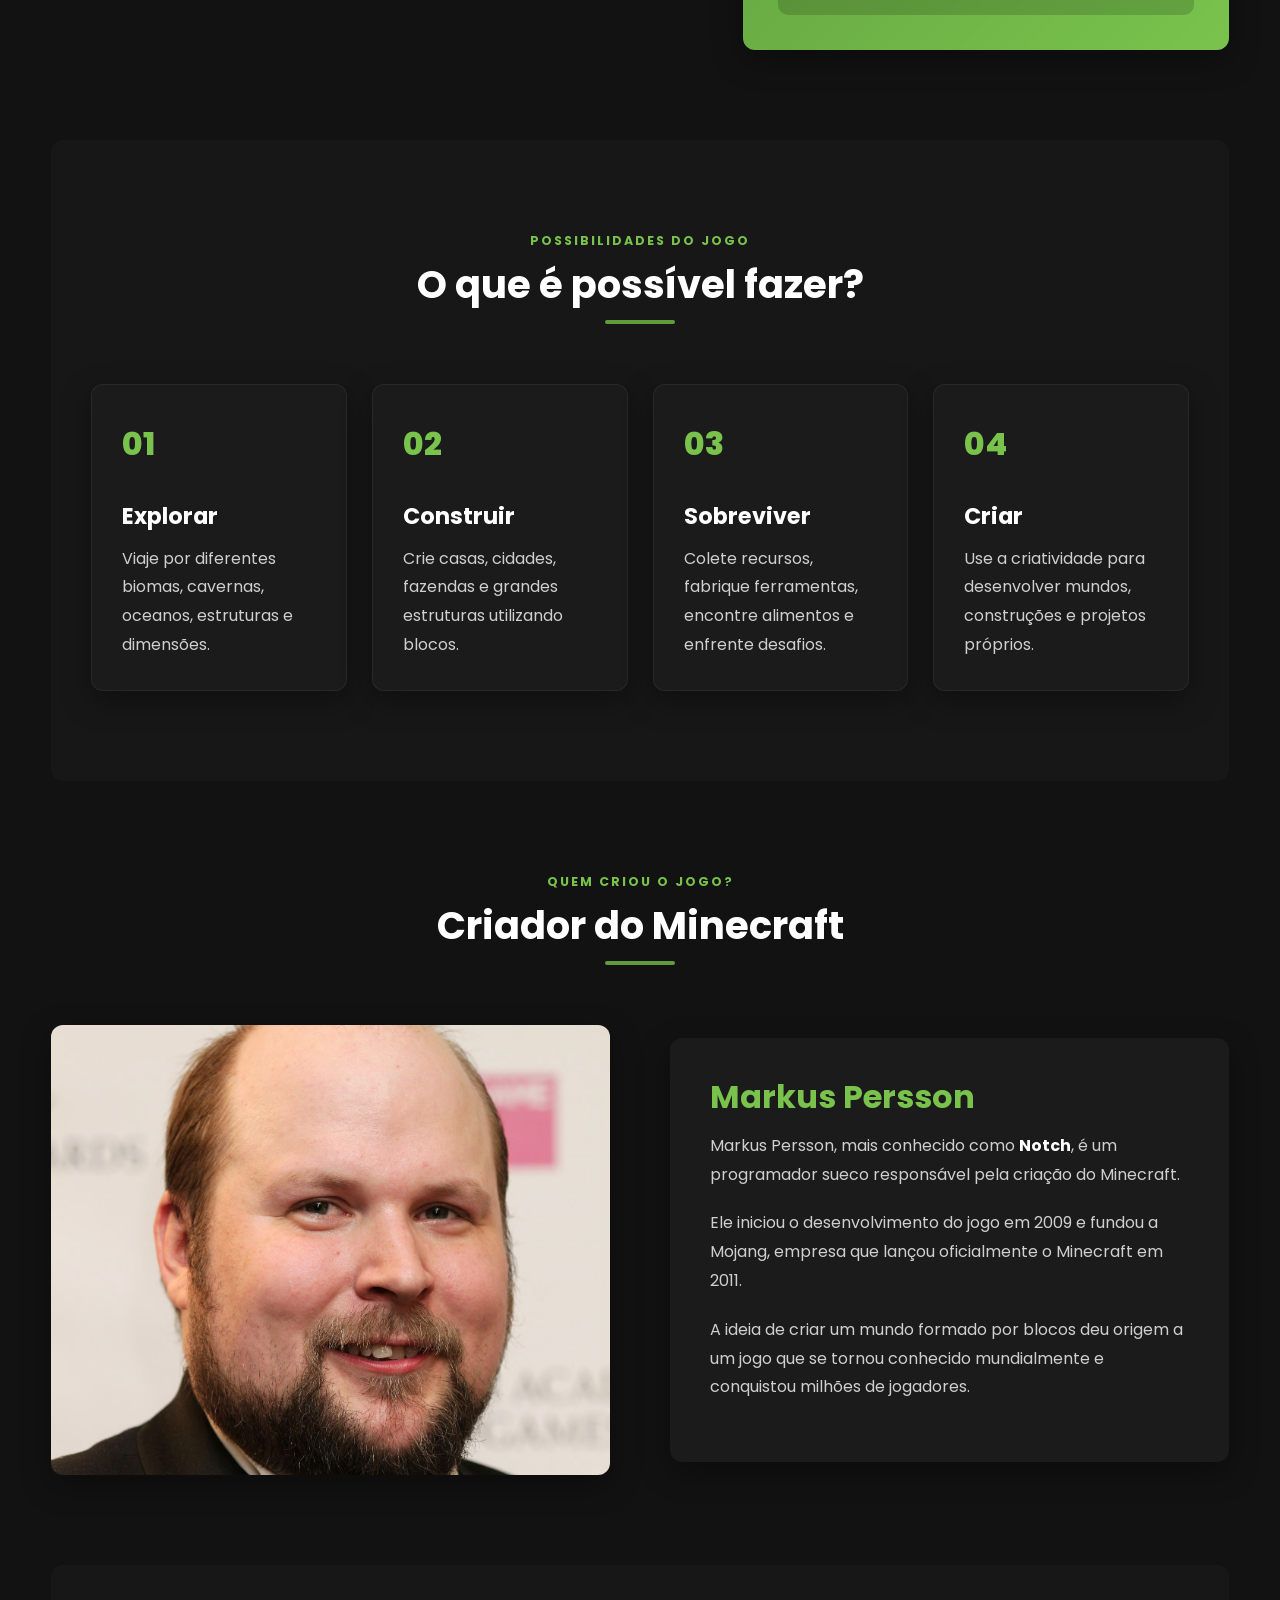
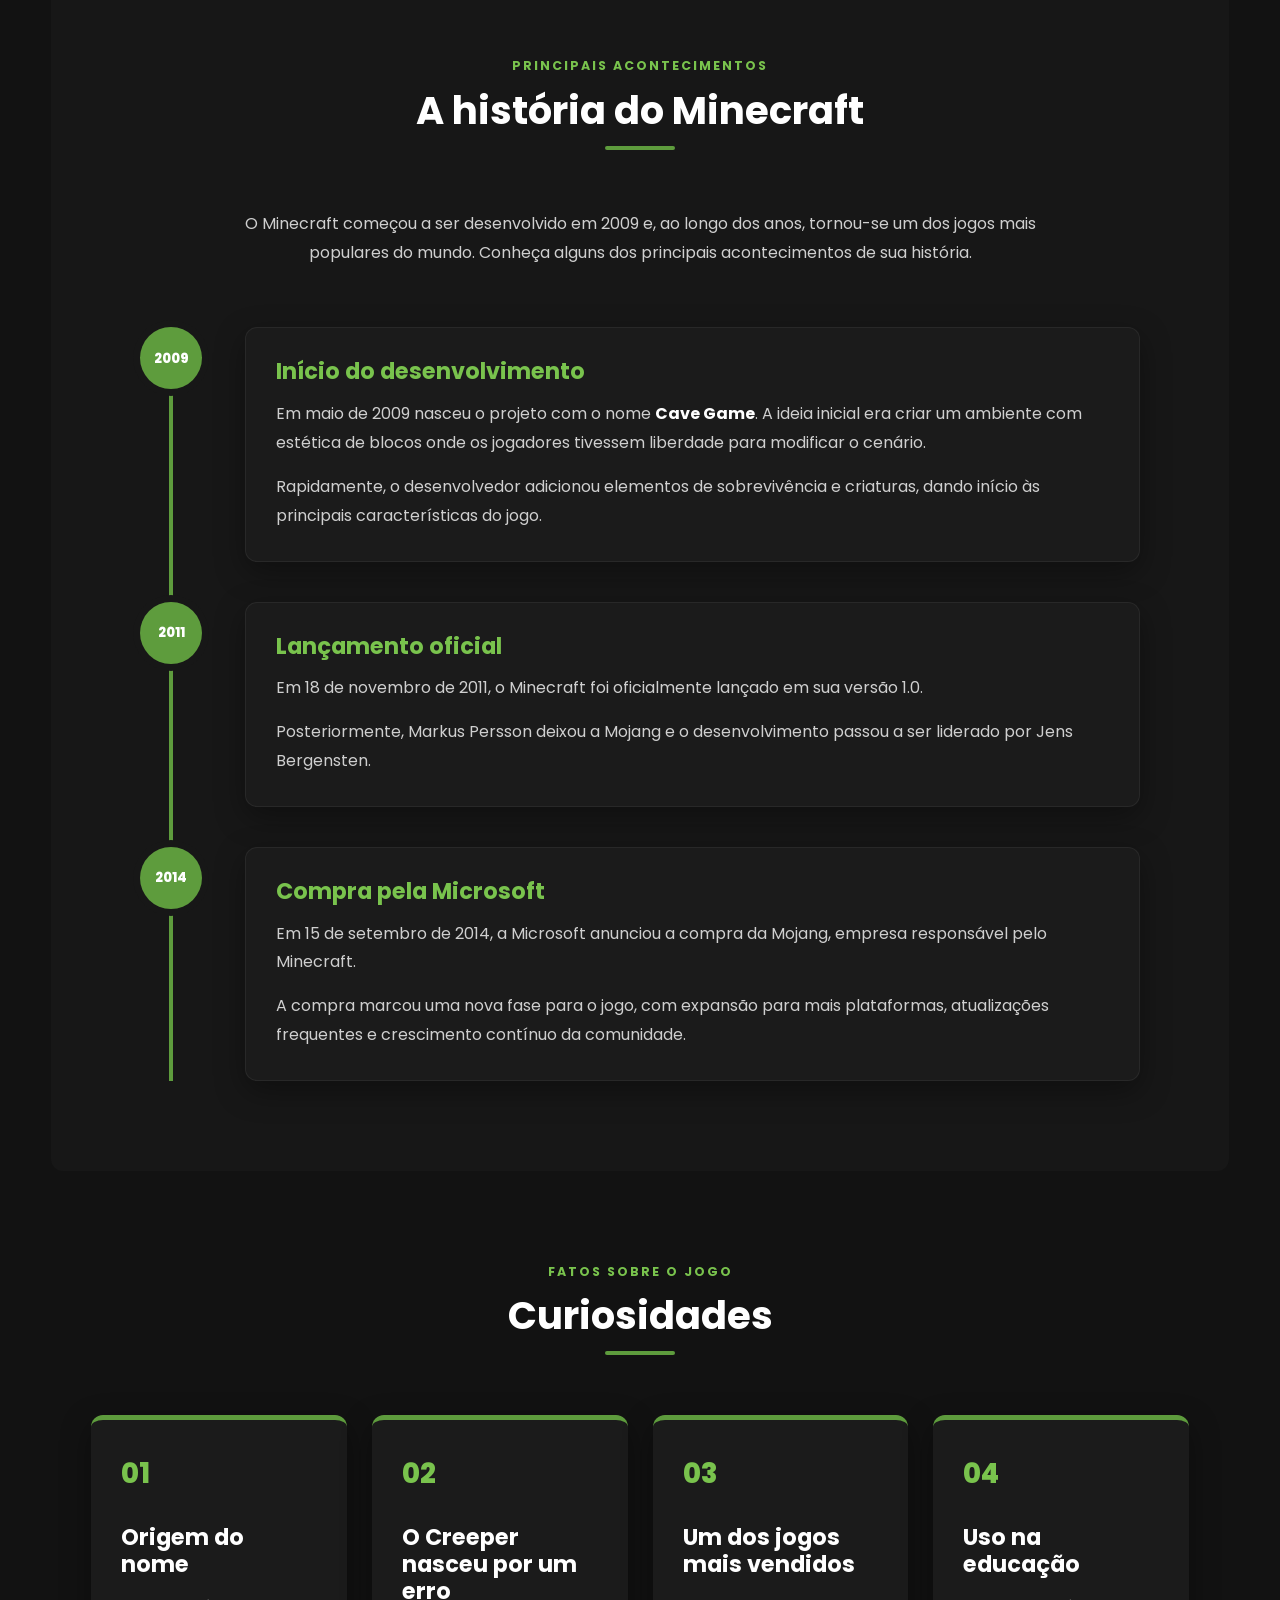
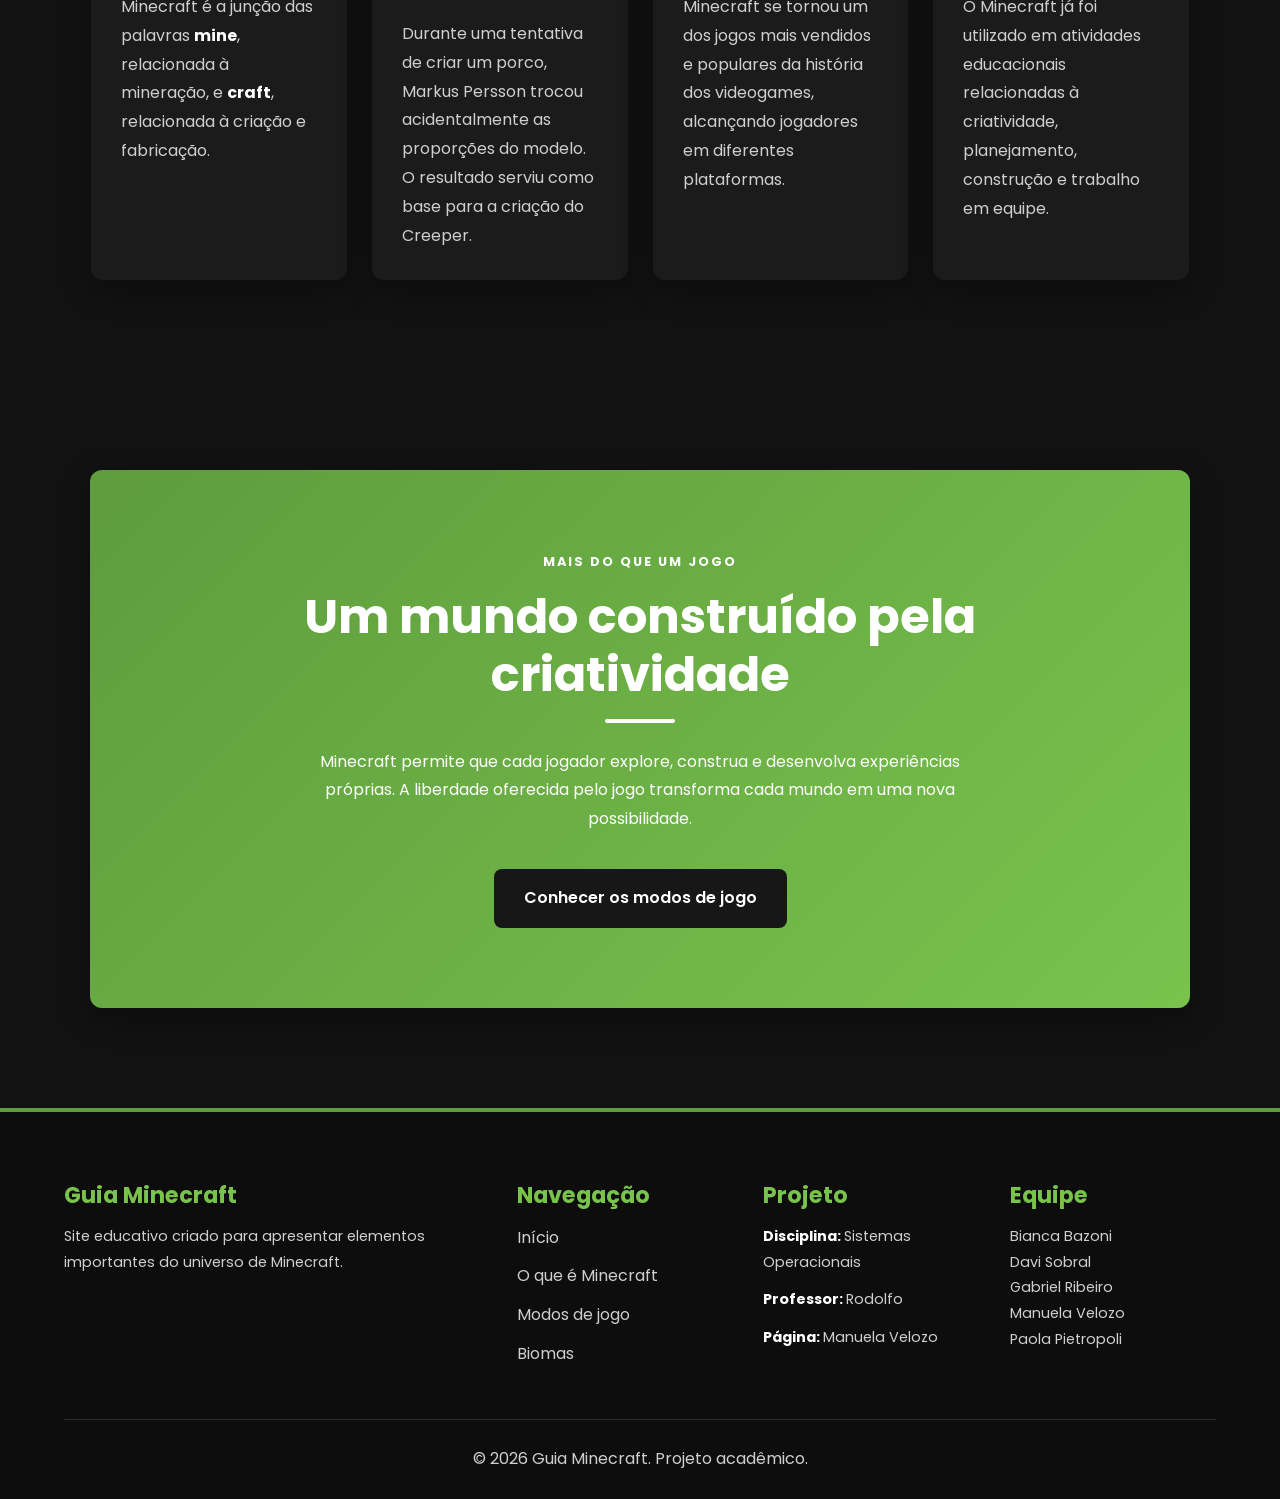
<file: paginas/manuela-oque-e-minecraft.html>
<!DOCTYPE html>

<html lang="pt-BR">

<head>

<meta charset="UTF-8">

<meta
    name="viewport"
    content="width=device-width, initial-scale=1.0">

<meta
    name="description"
    content="Conheça a história, o criador e as principais características do Minecraft.">

<title>O que é o Minecraft? | Guia Minecraft</title>

<link
    rel="icon"
    href="../imagens/favicon.jpg">

<link
    rel="stylesheet"
    href="../estilos/manuela-oque-e-minecraft.css">


</head>

<body>


<!-- CABEÇALHO -->

<header>

    <nav>

        <ul>

            <li>

                <img
                    src="../imagens/logo-minecraft.png"
                    alt="Logo do Minecraft"
                    id="logo">

            </li>


            <li>

                <a href="../index.html">

                    Início

                </a>

            </li>


            <li>

                <a
                    class="ativo"
                    href="../paginas/manuela-oque-e-minecraft.html">

                    O que é

                </a>

            </li>


            <li>

                <a
                    href="../paginas/modos-de-jogo_gabriel.html">

                    Modos de jogo

                </a>

            </li>


            <li>

                <a
                    href="../paginas/paola-biomas.html">

                    Biomas

                </a>

            </li>


            <li>

                <a
                    href="../paginas/bianca-dimensoes.html">

                    Dimensões

                </a>

            </li>


            <li>

                <a
                    href="../paginas/davi-mobs.html">

                    Mobs

                </a>

            </li>

        </ul>

    </nav>


    <div class="acoes">

        <a
            href="https://www.minecraft.net/pt-br/choose-your-game"
            target="_blank"
            rel="noopener noreferrer">

            <button>

                Comprar agora

            </button>

        </a>

    </div>

</header>


<main>


    <!-- HERO -->

    <section class="hero">


        <div class="hero-conteudo">


            <p class="hero-etiqueta">

                CONHEÇA O UNIVERSO

            </p>


            <h1>

                O que é Minecraft?

            </h1>


            <p>

                Descubra como um jogo formado por blocos
                se tornou um dos maiores fenômenos da
                história dos videogames.

            </p>


            <a
                href="#introducao"
                class="botao-principal">

                Conhecer o Minecraft

            </a>


        </div>


        <div class="hero-imagem">


            <img
                src="../imagens/WhatsApp Image 2026-07-24 at 14.54.08.jpeg"
                alt="Paisagem do Minecraft">


        </div>


    </section>


    <!-- MENU INTERNO -->

    <section
        class="menu-interno"
        aria-label="Navegação da página">


        <a href="#introducao">

            O que é?

        </a>


        <a href="#caracteristicas">

            Características

        </a>


        <a href="#criador">

            Criador

        </a>


        <a href="#historia">

            História

        </a>


        <a href="#curiosidades">

            Curiosidades

        </a>


    </section>


    <!-- INTRODUÇÃO -->

    <section
        id="introducao"
        class="secao introducao">


        <div class="titulo-secao">


            <p>

                CONHECENDO O JOGO

            </p>


            <h2>

                O que é Minecraft?

            </h2>


        </div>


        <div class="introducao-conteudo">


            <div class="introducao-texto">


                <p>

                    Minecraft é um jogo eletrônico de mundo aberto
                    que permite aos jogadores explorar, construir e
                    criar em um universo composto por
                    <strong>blocos</strong>.

                </p>


                <p>

                    Seu principal objetivo é coletar recursos,
                    fabricar itens e utilizar esses materiais para
                    construir estruturas, ferramentas e diversos
                    outros elementos.

                </p>


                <p>

                    O jogo oferece diferentes modos de jogo, cada
                    um proporcionando experiências distintas,
                    como sobrevivência, criatividade e aventura.

                </p>


                <p>

                    Além de poder jogar sozinho em mundos
                    individuais, os jogadores também podem participar
                    de servidores e mundos multiplayer, interagindo
                    e colaborando com pessoas de diferentes partes
                    do mundo.

                </p>


            </div>


            <div class="introducao-destaque">


                <div>


                    <strong>

                        Mundo aberto

                    </strong>


                    <span>

                        Explore diferentes ambientes.

                    </span>


                </div>


                <div>


                    <strong>

                        Construção

                    </strong>


                    <span>

                        Crie estruturas usando blocos.

                    </span>


                </div>


                <div>


                    <strong>

                        Criatividade

                    </strong>


                    <span>

                        Desenvolva projetos próprios.

                    </span>


                </div>


            </div>


        </div>


    </section>


    <!-- CARACTERÍSTICAS -->

    <section
        id="caracteristicas"
        class="secao fundo-alternativo">


        <div class="titulo-secao">


            <p>

                POSSIBILIDADES DO JOGO

            </p>


            <h2>

                O que é possível fazer?

            </h2>


        </div>


        <div class="cards-caracteristicas">


            <article class="card-caracteristica">


                <span>

                    01

                </span>


                <h3>

                    Explorar

                </h3>


                <p>

                    Viaje por diferentes biomas, cavernas,
                    oceanos, estruturas e dimensões.

                </p>


            </article>


            <article class="card-caracteristica">


                <span>

                    02

                </span>


                <h3>

                    Construir

                </h3>


                <p>

                    Crie casas, cidades, fazendas e grandes
                    estruturas utilizando blocos.

                </p>


            </article>


            <article class="card-caracteristica">


                <span>

                    03

                </span>


                <h3>

                    Sobreviver

                </h3>


                <p>

                    Colete recursos, fabrique ferramentas,
                    encontre alimentos e enfrente desafios.

                </p>


            </article>


            <article class="card-caracteristica">


                <span>

                    04

                </span>


                <h3>

                    Criar

                </h3>


                <p>

                    Use a criatividade para desenvolver
                    mundos, construções e projetos próprios.

                </p>


            </article>


        </div>


    </section>


    <!-- CRIADOR -->

    <section
        id="criador"
        class="secao">


        <div class="titulo-secao">


            <p>

                QUEM CRIOU O JOGO?

            </p>


            <h2>

                Criador do Minecraft

            </h2>


        </div>


        <div class="secao-criador">


            <div class="criador-imagem">


                <img
                    src="../imagens/swedish-programmer-and-creator-of-minecraft-markus-persson-news-photo-1744318912.avif"
                    alt="Markus Persson, criador do Minecraft">


            </div>


            <div class="texto-criador">


                <h3>

                    Markus Persson

                </h3>


                <p>

                    Markus Persson, mais conhecido como
                    <strong>Notch</strong>, é um programador sueco
                    responsável pela criação do Minecraft.

                </p>


                <p>

                    Ele iniciou o desenvolvimento do jogo em 2009
                    e fundou a Mojang, empresa que lançou
                    oficialmente o Minecraft em 2011.

                </p>


                <p>

                    A ideia de criar um mundo formado por blocos
                    deu origem a um jogo que se tornou conhecido
                    mundialmente e conquistou milhões de jogadores.

                </p>


            </div>


        </div>


    </section>


    <!-- HISTÓRIA -->

    <section
        id="historia"
        class="secao fundo-alternativo">


        <div class="titulo-secao">


            <p>

                PRINCIPAIS ACONTECIMENTOS

            </p>


            <h2>

                A história do Minecraft

            </h2>


        </div>


        <p class="texto-central">


            O Minecraft começou a ser desenvolvido em 2009 e,
            ao longo dos anos, tornou-se um dos jogos mais
            populares do mundo.

            Conheça alguns dos principais acontecimentos
            de sua história.


        </p>


        <div class="linha-do-tempo">


            <!-- 2009 -->

            <article class="evento">


                <div class="ano">

                    2009

                </div>


                <div class="evento-conteudo">


                    <h3>

                        Início do desenvolvimento

                    </h3>


                    <p>

                        Em maio de 2009 nasceu o projeto com o
                        nome <strong>Cave Game</strong>.

                        A ideia inicial era criar um ambiente com
                        estética de blocos onde os jogadores
                        tivessem liberdade para modificar o cenário.

                    </p>


                    <p>

                        Rapidamente, o desenvolvedor adicionou
                        elementos de sobrevivência e criaturas,
                        dando início às principais características
                        do jogo.

                    </p>


                </div>


            </article>


            <!-- 2011 -->

            <article class="evento">


                <div class="ano">

                    2011

                </div>


                <div class="evento-conteudo">


                    <h3>

                        Lançamento oficial

                    </h3>


                    <p>

                        Em 18 de novembro de 2011, o Minecraft
                        foi oficialmente lançado em sua versão 1.0.

                    </p>


                    <p>

                        Posteriormente, Markus Persson deixou
                        a Mojang e o desenvolvimento passou a ser
                        liderado por Jens Bergensten.

                    </p>


                </div>


            </article>


            <!-- 2014 -->

            <article class="evento">


                <div class="ano">

                    2014

                </div>


                <div class="evento-conteudo">


                    <h3>

                        Compra pela Microsoft

                    </h3>


                    <p>

                        Em 15 de setembro de 2014, a Microsoft
                        anunciou a compra da Mojang, empresa
                        responsável pelo Minecraft.

                    </p>


                    <p>

                        A compra marcou uma nova fase para o jogo,
                        com expansão para mais plataformas,
                        atualizações frequentes e crescimento
                        contínuo da comunidade.

                    </p>


                </div>


            </article>


        </div>


    </section>


    <!-- CURIOSIDADES -->

    <section
        id="curiosidades"
        class="secao curiosidades">


        <div class="titulo-secao">


            <p>

                FATOS SOBRE O JOGO

            </p>


            <h2>

                Curiosidades

            </h2>


        </div>


        <div class="cards-curiosidades">


            <article class="curiosidade">


                <span>

                    01

                </span>


                <h3>

                    Origem do nome

                </h3>


                <p>

                    Minecraft é a junção das palavras
                    <strong>mine</strong>, relacionada à mineração,
                    e <strong>craft</strong>, relacionada à criação
                    e fabricação.

                </p>


            </article>


            <article class="curiosidade">


                <span>

                    02

                </span>


                <h3>

                    O Creeper nasceu por um erro

                </h3>


                <p>

                    Durante uma tentativa de criar um porco,
                    Markus Persson trocou acidentalmente as
                    proporções do modelo.

                    O resultado serviu como base para a criação
                    do Creeper.

                </p>


            </article>


            <article class="curiosidade">


                <span>

                    03

                </span>


                <h3>

                    Um dos jogos mais vendidos

                </h3>


                <p>

                    Minecraft se tornou um dos jogos mais vendidos
                    e populares da história dos videogames,
                    alcançando jogadores em diferentes plataformas.

                </p>


            </article>


            <article class="curiosidade">


                <span>

                    04

                </span>


                <h3>

                    Uso na educação

                </h3>


                <p>

                    O Minecraft já foi utilizado em atividades
                    educacionais relacionadas à criatividade,
                    planejamento, construção e trabalho em equipe.

                </p>


            </article>


        </div>


    </section>


    <!-- CONCLUSÃO -->

    <section class="conclusao">


        <p>

            MAIS DO QUE UM JOGO

        </p>


        <h2>

            Um mundo construído pela criatividade

        </h2>


        <p>

            Minecraft permite que cada jogador explore,
            construa e desenvolva experiências próprias.

            A liberdade oferecida pelo jogo transforma
            cada mundo em uma nova possibilidade.

        </p>


        <a
            href="../paginas/modos-de-jogo_gabriel.html"
            class="botao-principal">

            Conhecer os modos de jogo

        </a>


    </section>


</main>


<!-- RODAPÉ -->

<footer>


    <div class="footer-container">


        <div>


            <h3>

                Guia Minecraft

            </h3>


            <p>

                Site educativo criado para apresentar
                elementos importantes do universo
                de Minecraft.

            </p>


        </div>


        <div>


            <h3>

                Navegação

            </h3>


            <ul>


                <li>

                    <a href="../index.html">

                        Início

                    </a>

                </li>


                <li>

                    <a
                        href="../paginas/manuela-oque-e-minecraft.html">

                        O que é Minecraft

                    </a>

                </li>


                <li>

                    <a
                        href="../paginas/modos-de-jogo_gabriel.html">

                        Modos de jogo

                    </a>

                </li>


                <li>

                    <a
                        href="../paginas/paola-biomas.html">

                        Biomas

                    </a>

                </li>


            </ul>


        </div>


        <div>


            <h3>

                Projeto

            </h3>


            <p>

                <strong>

                    Disciplina:

                </strong>

                Sistemas Operacionais

            </p>


            <p>

                <strong>

                    Professor:

                </strong>

                Rodolfo

            </p>


            <p>

                <strong>

                    Página:

                </strong>

                Manuela Velozo

            </p>


        </div>


        <div>


            <h3>

                Equipe

            </h3>


            <p>

                Bianca Bazoni<br>

                Davi Sobral<br>

                Gabriel Ribeiro<br>

                Manuela Velozo<br>

                Paola Pietropoli

            </p>


        </div>


    </div>


    <div class="footer-final">


        <p>

            &copy; 2026 Guia Minecraft.
            Projeto acadêmico.

        </p>


    </div>


</footer>


</body>

</html>
</file>
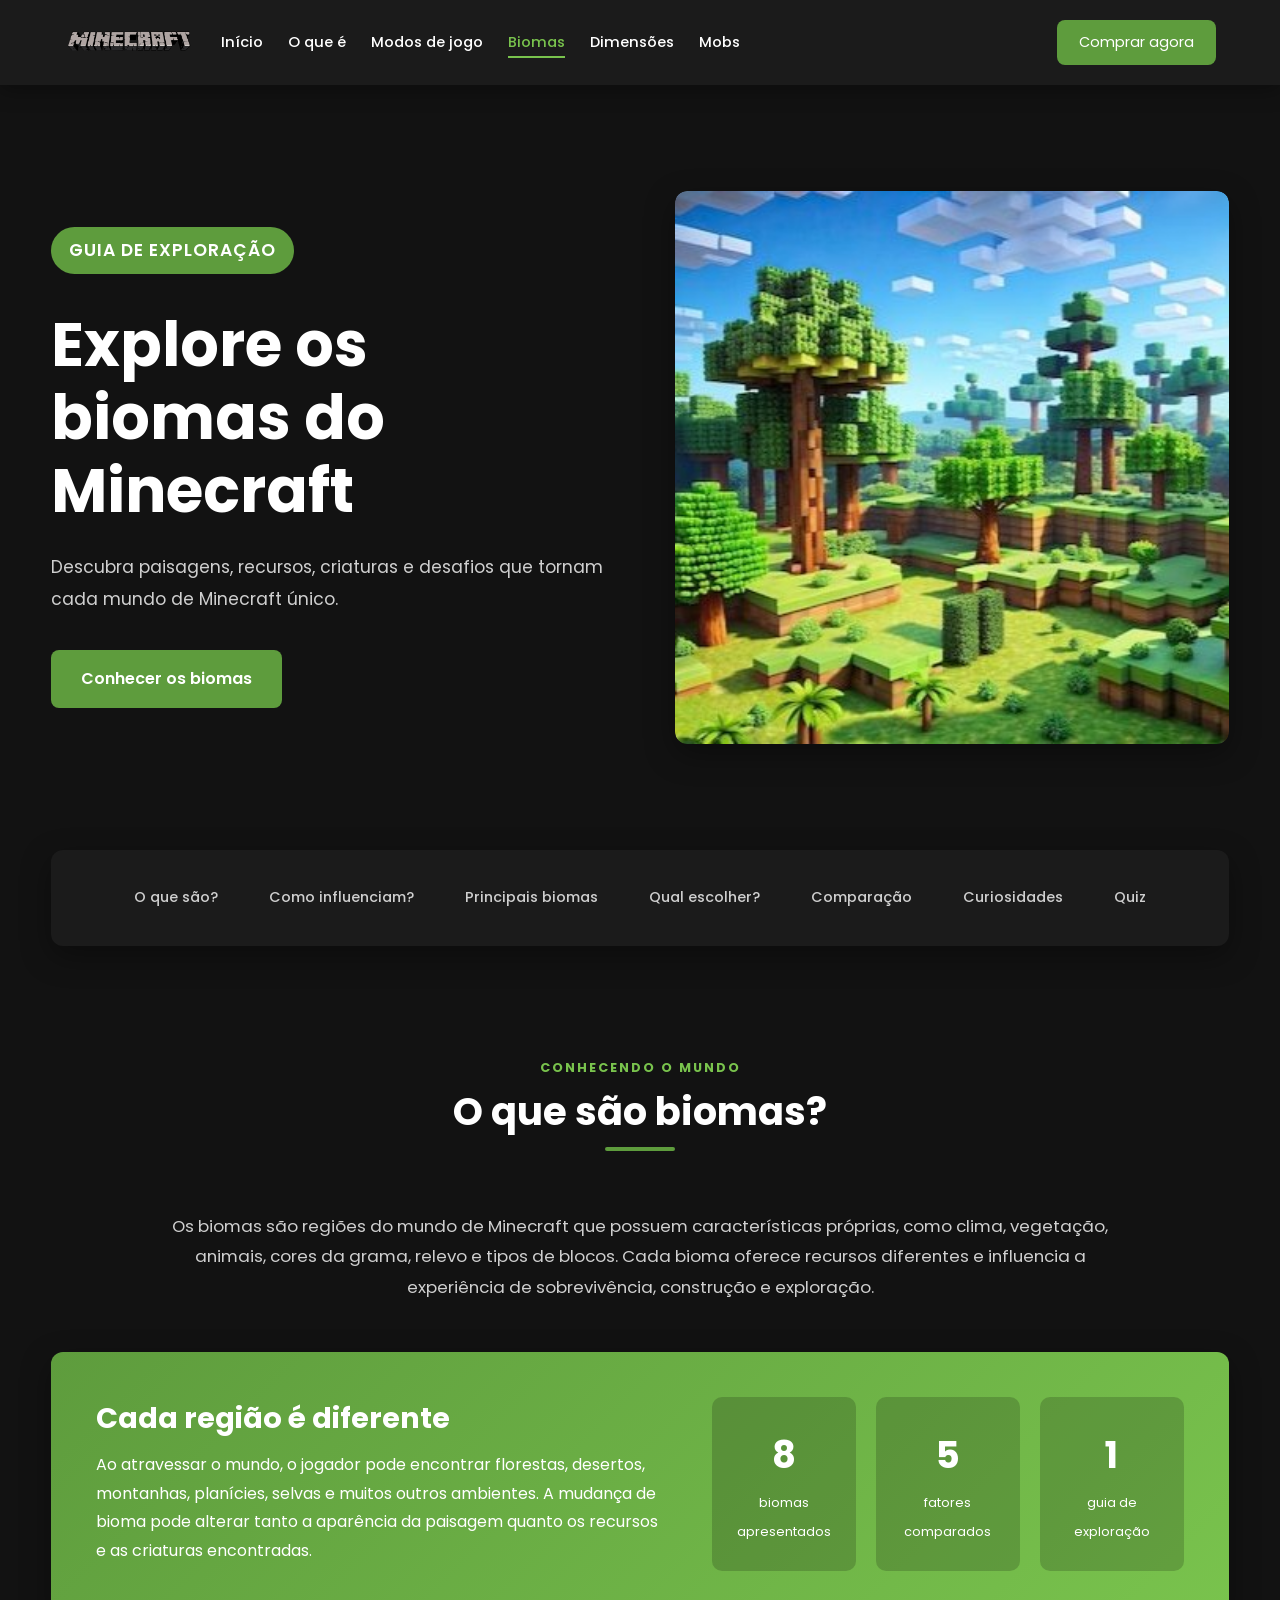
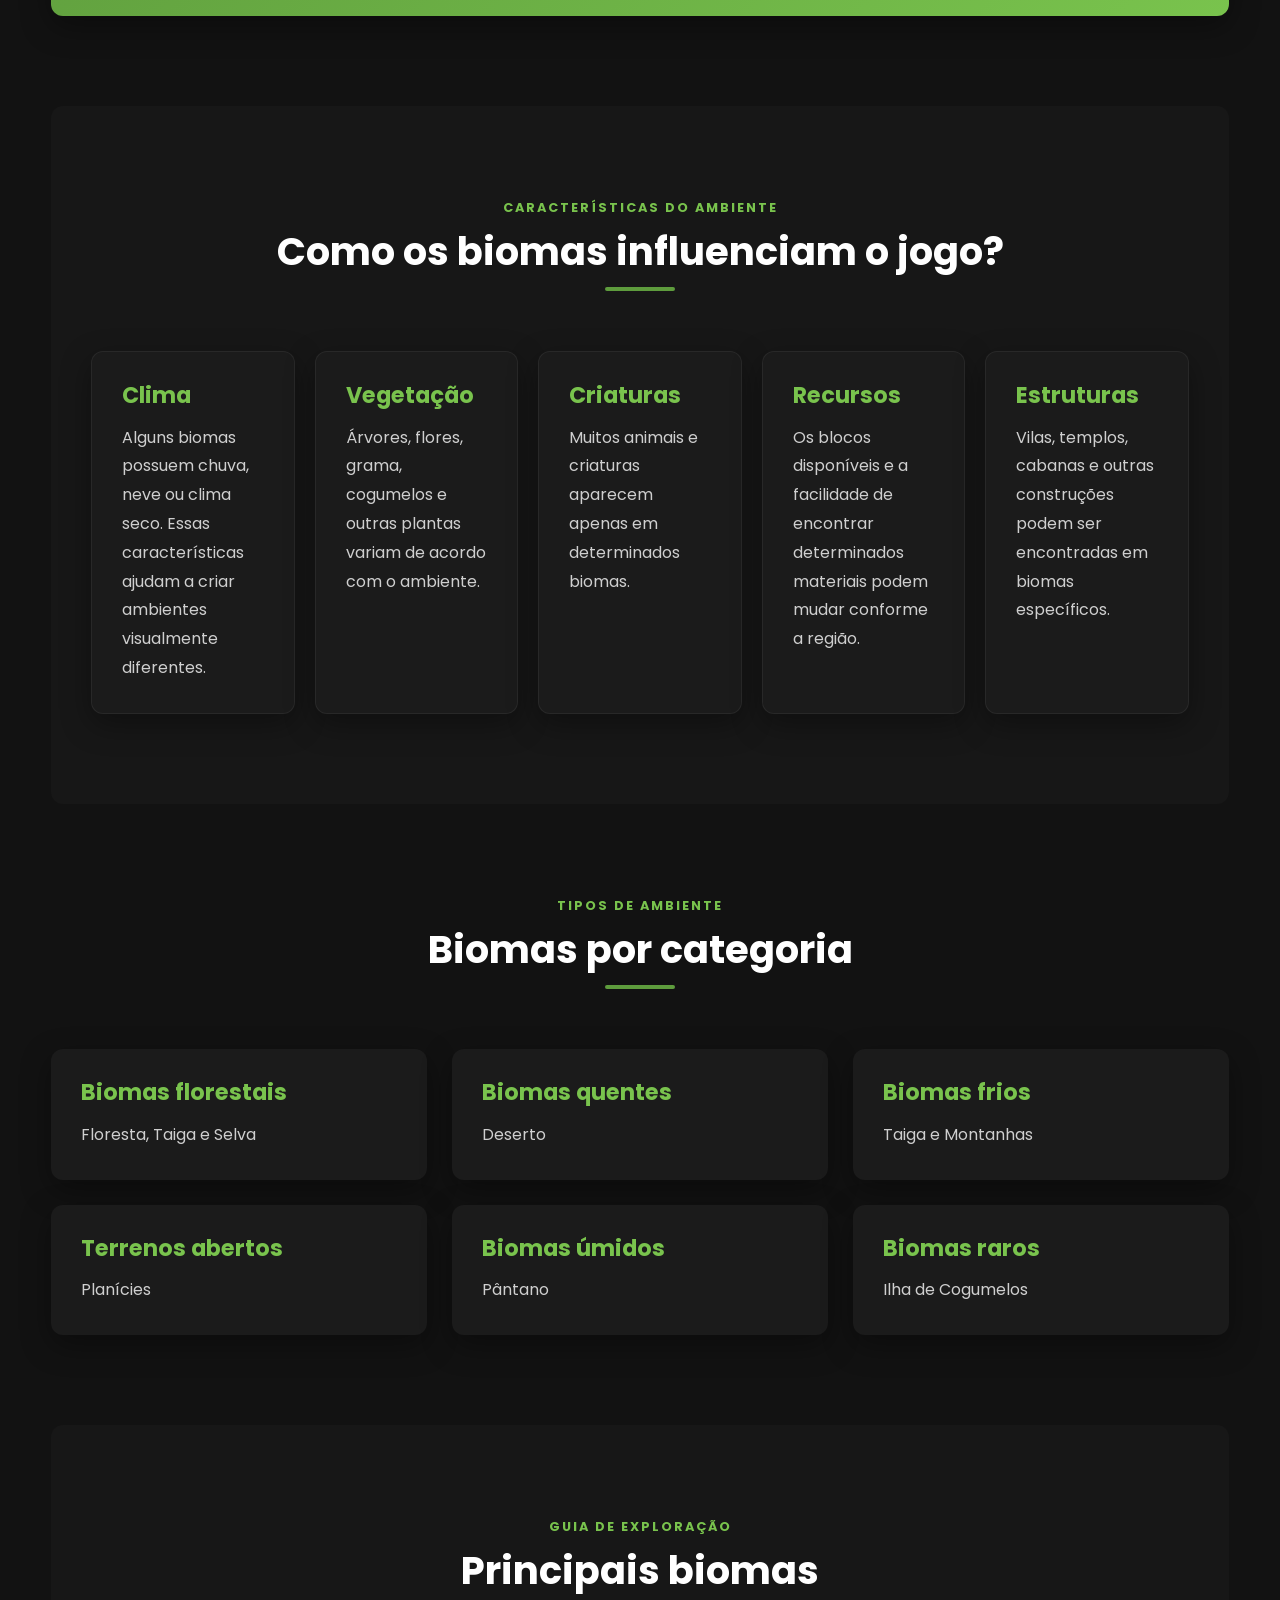
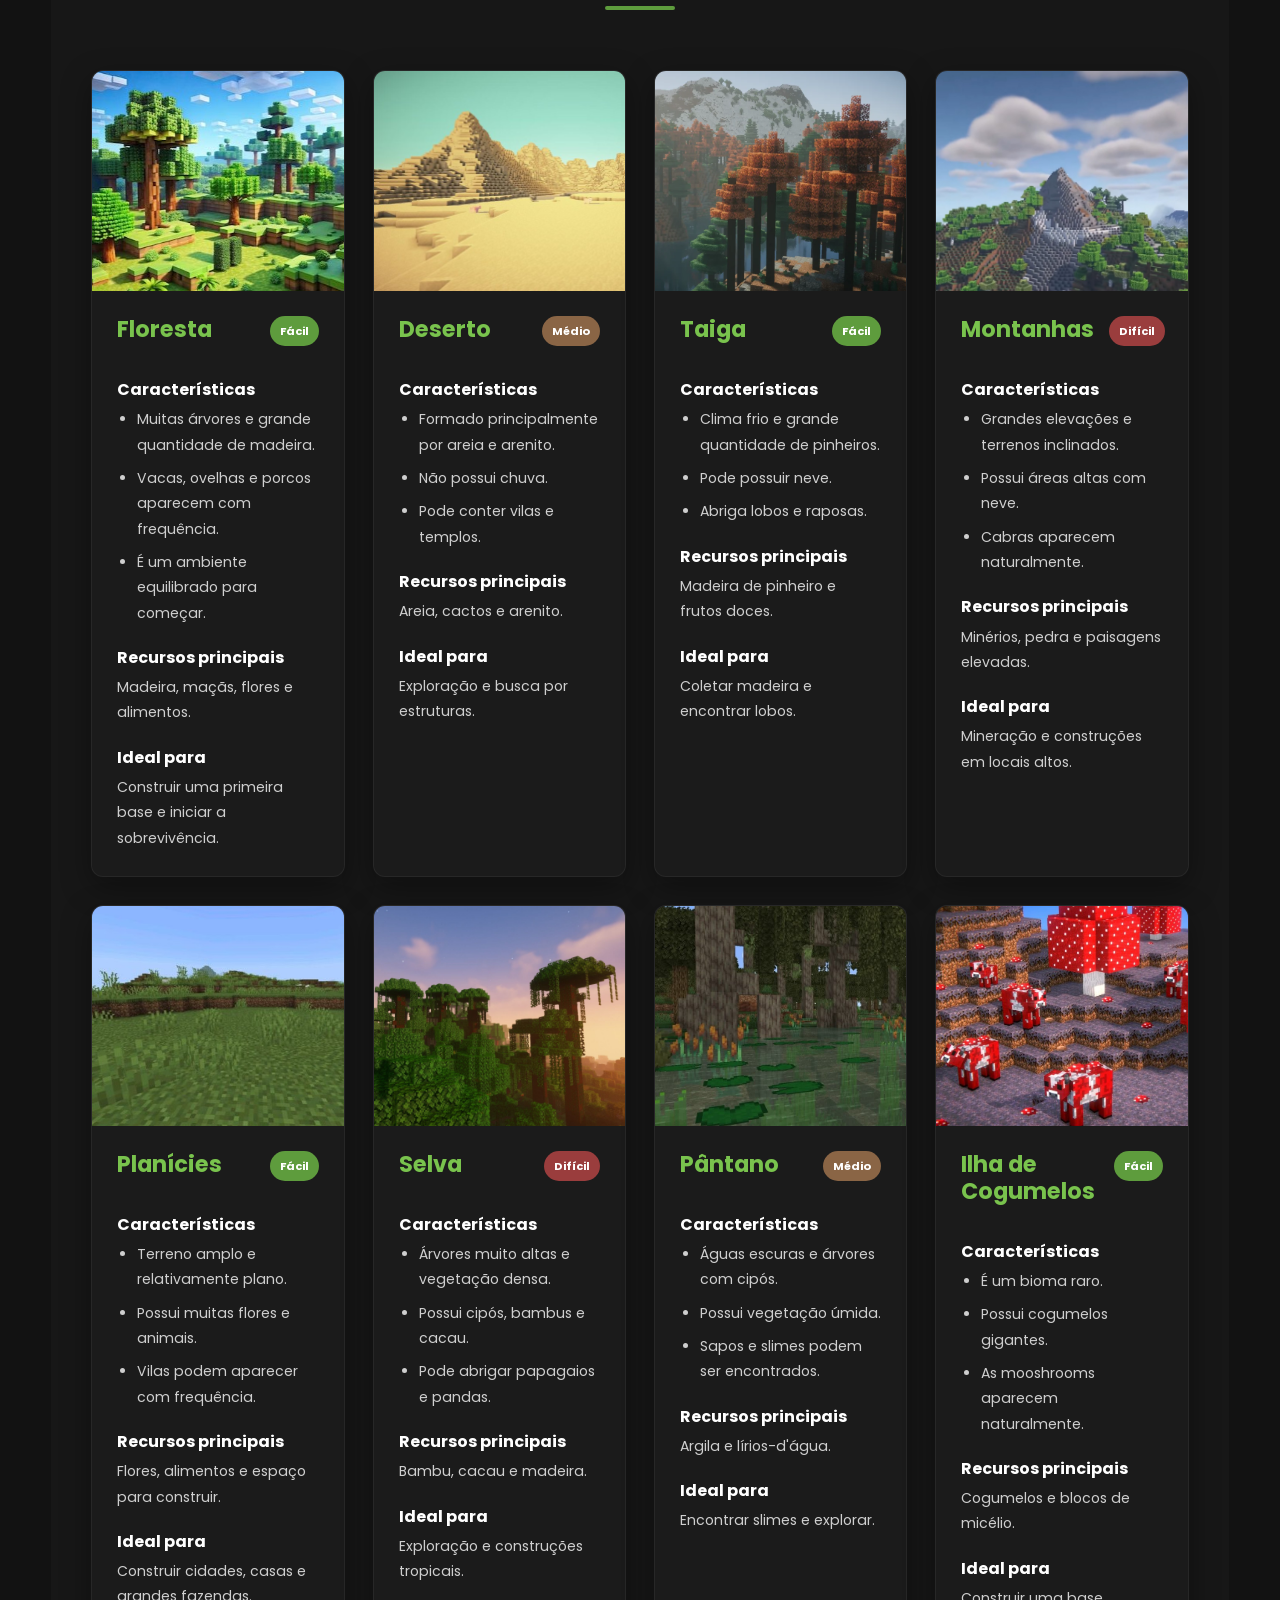
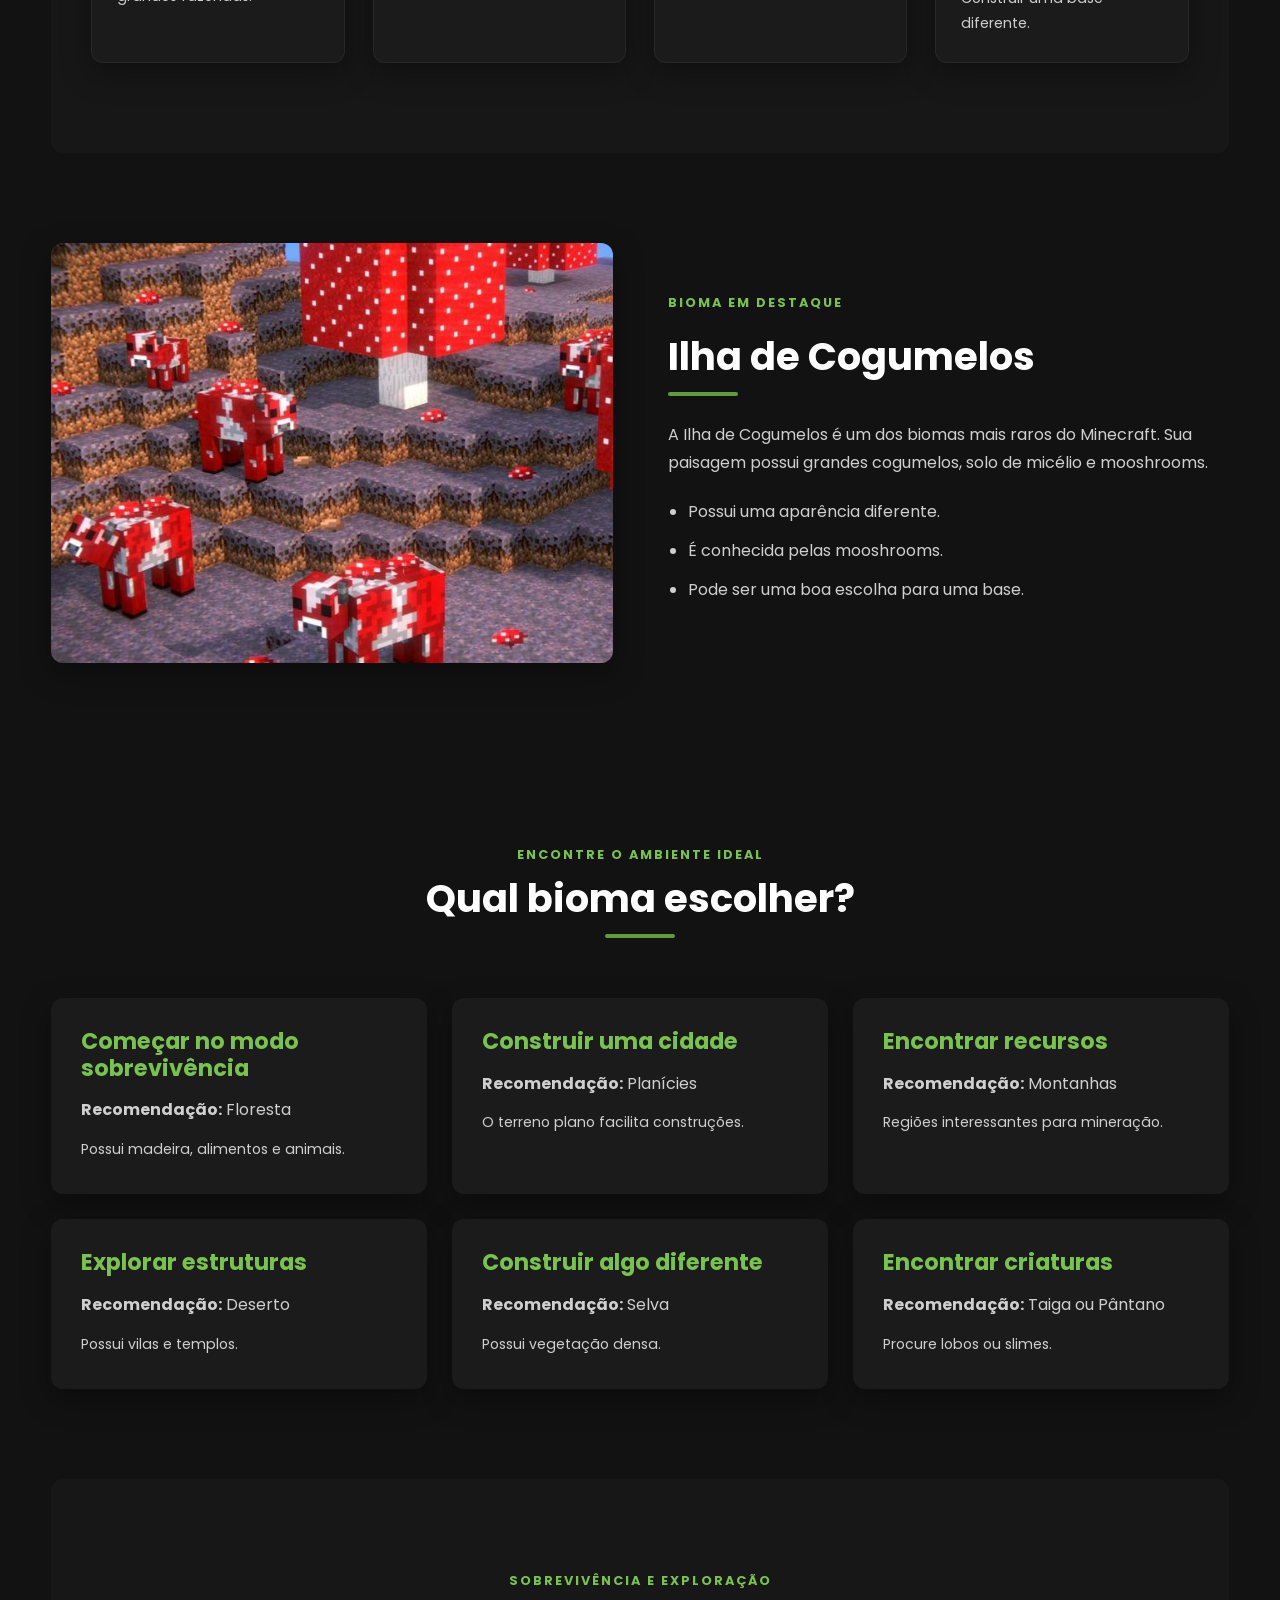
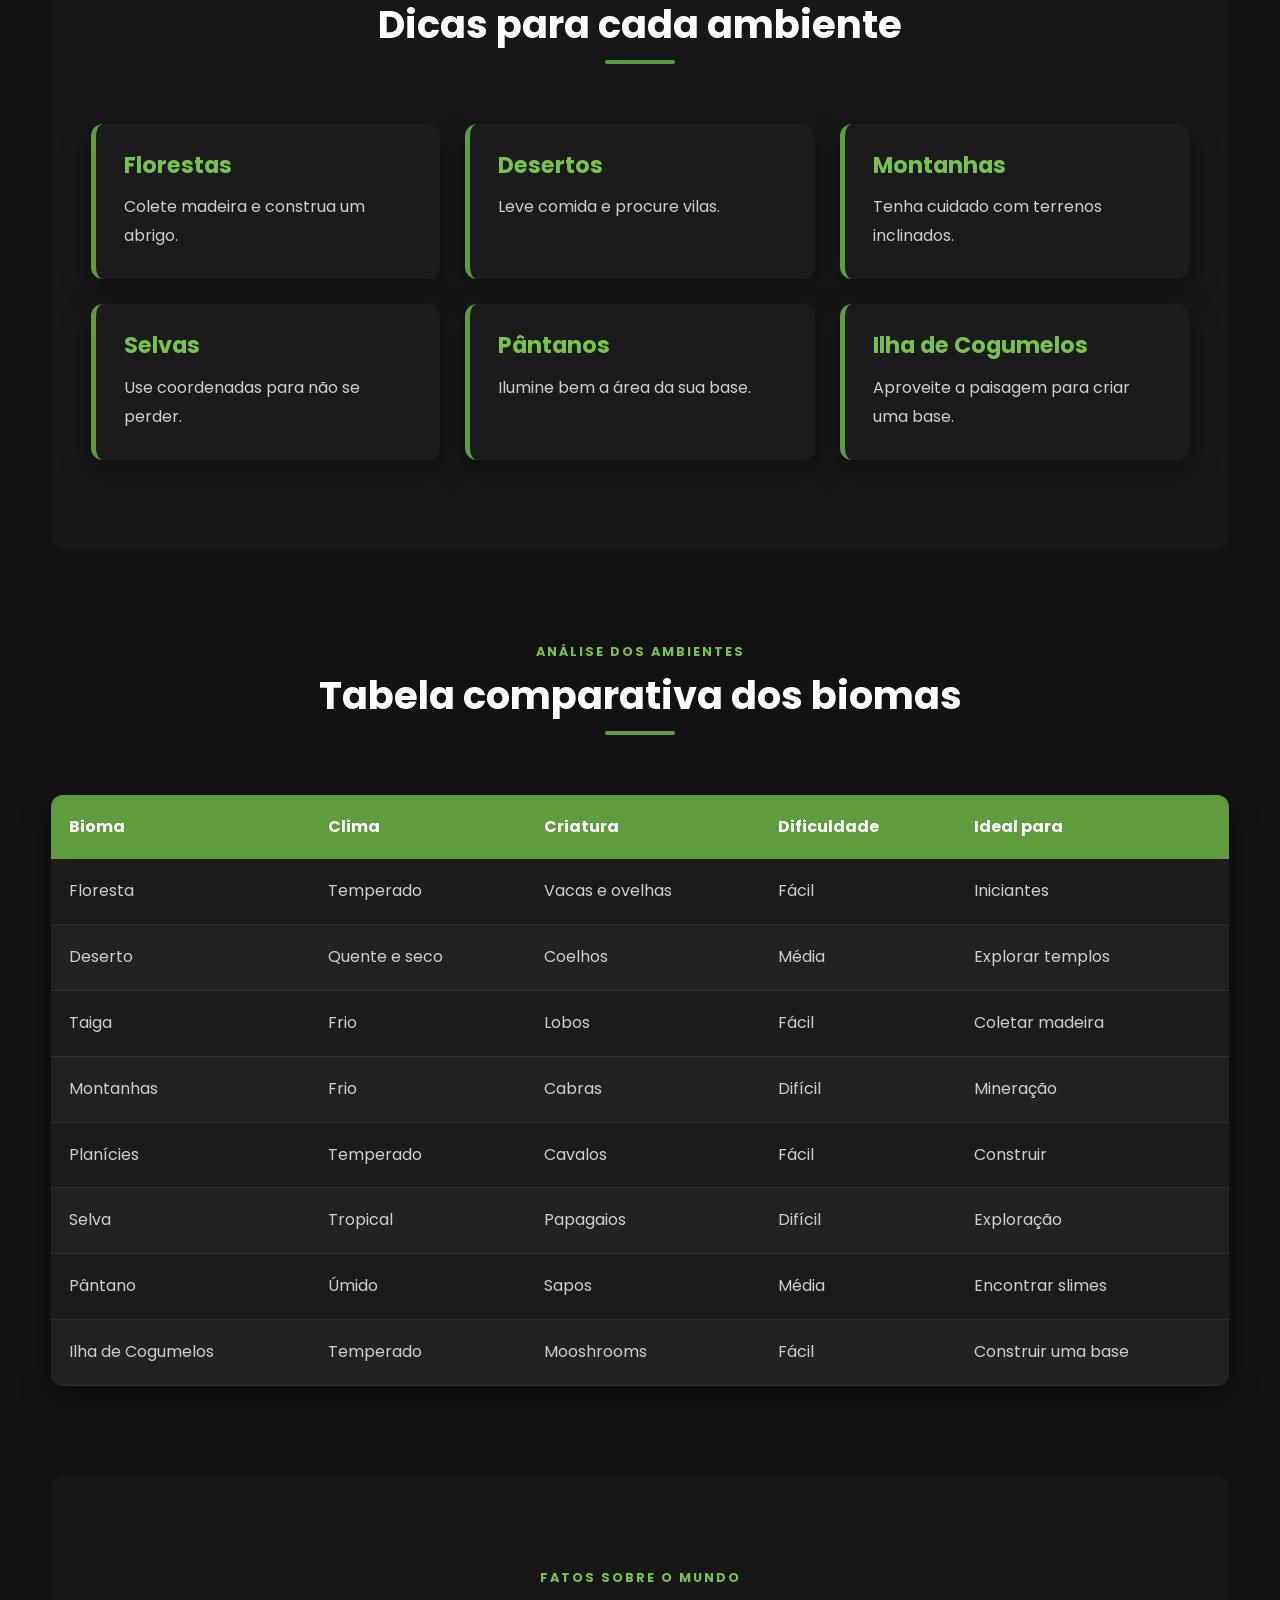
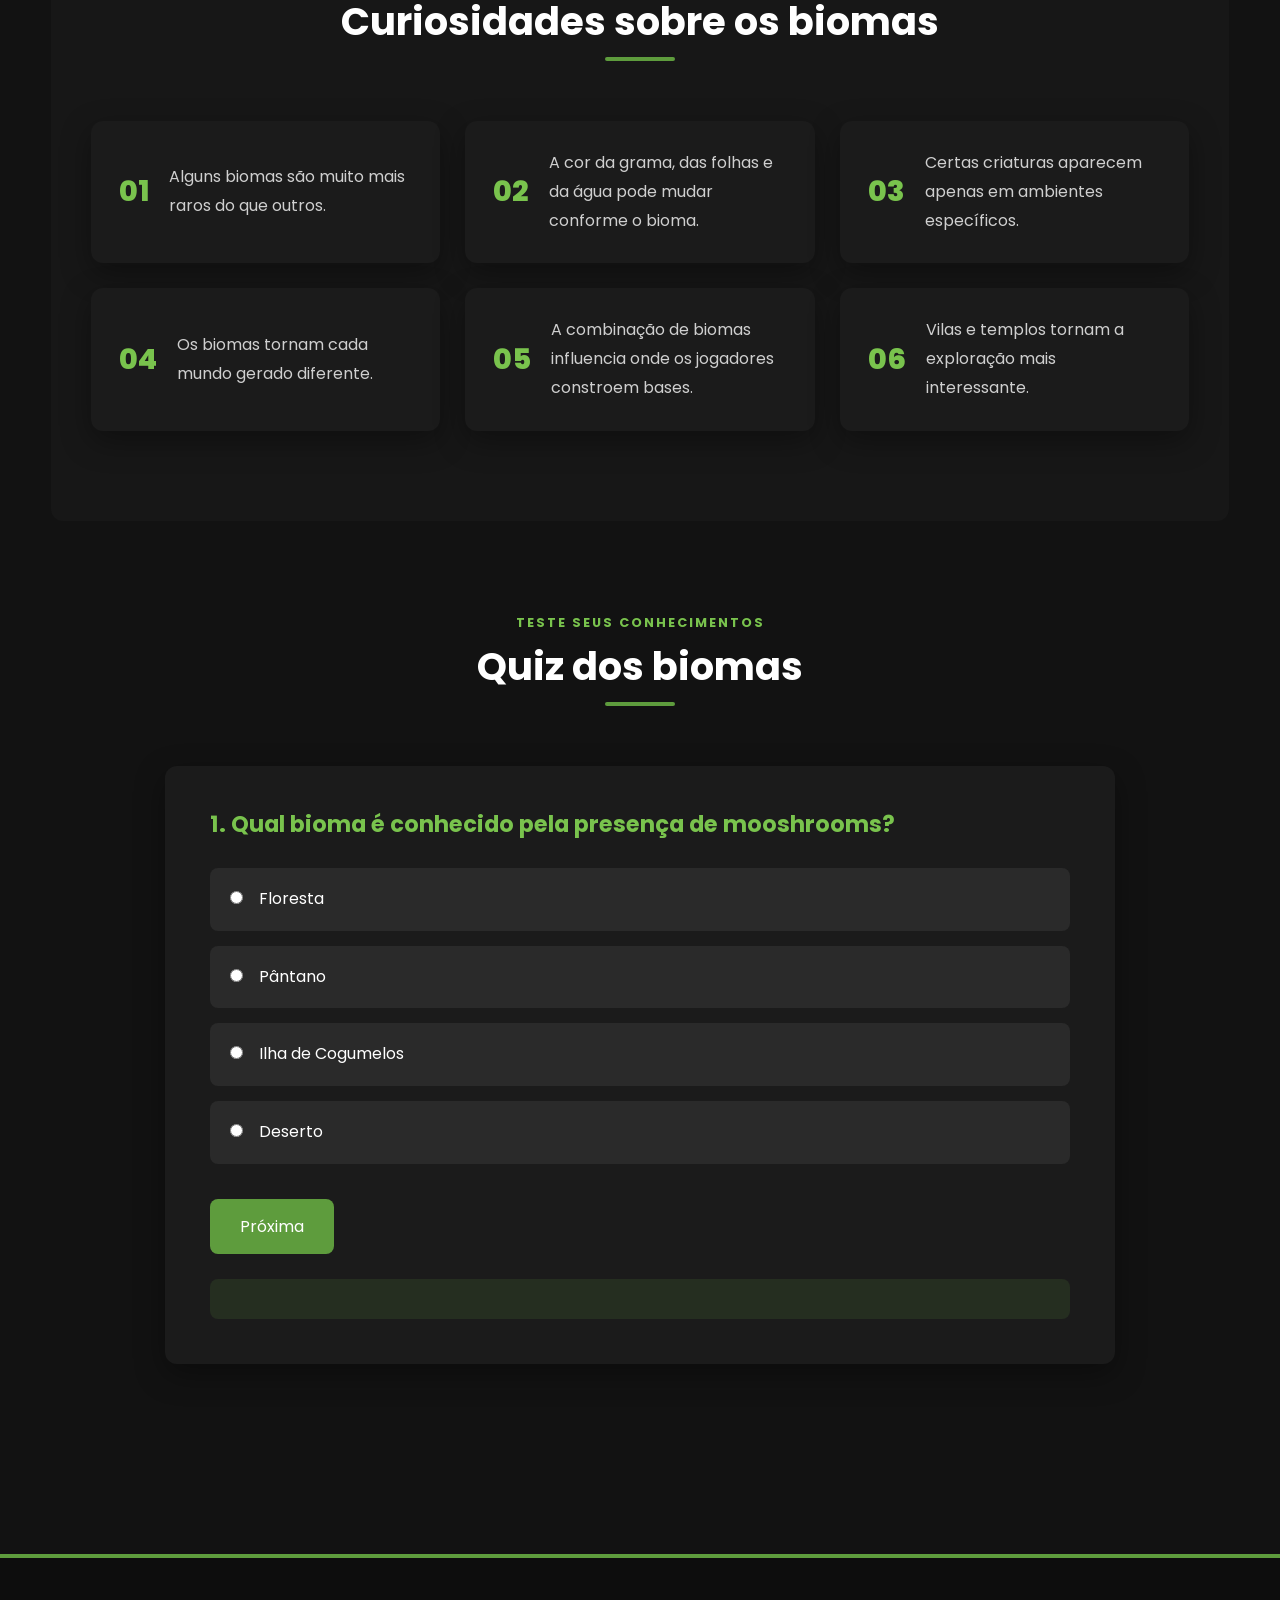
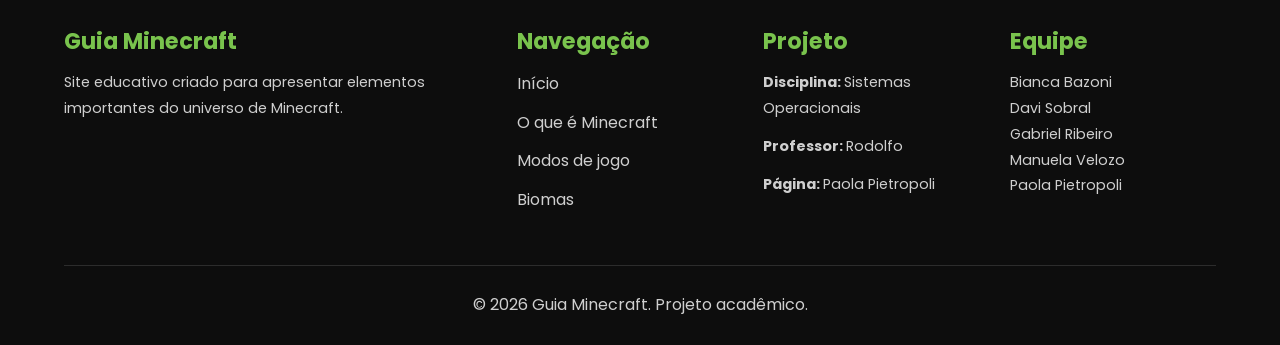
<file: paginas/paola-biomas.html>
<!DOCTYPE html>
<html lang="pt-br">

<head>
    <meta charset="UTF-8">
    <meta name="viewport" content="width=device-width, initial-scale=1.0">

    <meta name="description"
        content="Guia educativo sobre os principais biomas do Minecraft.">

    <title>Biomas | Guia Minecraft</title>

    <link rel="icon" href="../imagens/favicon.jpg">

    <link rel="stylesheet" href="../estilos/paola-biomas.css">
</head>

<body>

    <header>

        <nav>

            <ul>

                <li>
                    <img
                        src="../imagens/logo-minecraft.png"
                        alt="Logo do Minecraft"
                        id="logo">
                </li>

                <li>
                    <a href="../index.html">Início</a>
                </li>

                <li>
                    <a href="../paginas/manuela-oque-e-minecraft.html">
                        O que é
                    </a>
                </li>

                <li>
                    <a href="../paginas/modos-de-jogo_gabriel.html">
                        Modos de jogo
                    </a>
                </li>

                <li>
                    <a
                        class="ativo"
                        href="../paginas/paola-biomas.html">
                        Biomas
                    </a>
                </li>

                <li>
                    <a href="../paginas/bianca-dimensoes.html">
                        Dimensões
                    </a>
                </li>

                <li>
                    <a href="../paginas/davi-mobs.html">
                        Mobs
                    </a>
                </li>

            </ul>

        </nav>

        <div class="acoes">

            <a
                href="https://www.minecraft.net/pt-br/choose-your-game"
                target="_blank"
                rel="noopener noreferrer">

                <button>
                    Comprar agora
                </button>

            </a>

        </div>

    </header>


    <main>


        <!-- HERO -->

        <section class="hero">

            <div class="hero-conteudo">

                <p class="hero-etiqueta">
                    GUIA DE EXPLORAÇÃO
                </p>

                <h1>
                    Explore os biomas do Minecraft
                </h1>

                <p>

                    Descubra paisagens, recursos, criaturas e desafios
                    que tornam cada mundo de Minecraft único.

                </p>

                <a
                    class="botao-principal"
                    href="#sobre">

                    Conhecer os biomas

                </a>

            </div>


            <div class="hero-imagem">

                <img
                    src="../imagens/floresta.jpg"
                    alt="Paisagem de uma floresta no Minecraft">

            </div>

        </section>


        <!-- MENU INTERNO -->

        <section
            class="menu-interno"
            aria-label="Navegação da página">

            <a href="#sobre">
                O que são?
            </a>

            <a href="#influencia">
                Como influenciam?
            </a>

            <a href="#principais">
                Principais biomas
            </a>

            <a href="#escolher">
                Qual escolher?
            </a>

            <a href="#comparacao">
                Comparação
            </a>

            <a href="#curiosidades">
                Curiosidades
            </a>

            <a href="#quiz">
                Quiz
            </a>

        </section>


        <!-- O QUE SÃO BIOMAS -->

        <section
            id="sobre"
            class="secao introducao">

            <div class="titulo-secao">

                <p>
                    CONHECENDO O MUNDO
                </p>

                <h2>
                    O que são biomas?
                </h2>

            </div>


            <p class="texto-central">

                Os biomas são regiões do mundo de Minecraft que possuem
                características próprias, como clima, vegetação, animais,
                cores da grama, relevo e tipos de blocos.

                Cada bioma oferece recursos diferentes e influencia a
                experiência de sobrevivência, construção e exploração.

            </p>


            <div class="destaque-informacao">

                <div>

                    <h3>
                        Cada região é diferente
                    </h3>

                    <p>

                        Ao atravessar o mundo, o jogador pode encontrar
                        florestas, desertos, montanhas, planícies, selvas
                        e muitos outros ambientes.

                        A mudança de bioma pode alterar tanto a aparência
                        da paisagem quanto os recursos e as criaturas
                        encontradas.

                    </p>

                </div>


                <div class="estatisticas">

                    <div>

                        <strong>
                            8
                        </strong>

                        <span>
                            biomas apresentados
                        </span>

                    </div>


                    <div>

                        <strong>
                            5
                        </strong>

                        <span>
                            fatores comparados
                        </span>

                    </div>


                    <div>

                        <strong>
                            1
                        </strong>

                        <span>
                            guia de exploração
                        </span>

                    </div>

                </div>

            </div>

        </section>


        <!-- COMO INFLUENCIAM -->

        <section
            id="influencia"
            class="secao fundo-alternativo">

            <div class="titulo-secao">

                <p>
                    CARACTERÍSTICAS DO AMBIENTE
                </p>

                <h2>
                    Como os biomas influenciam o jogo?
                </h2>

            </div>


            <div class="cards-influencia">


                <article class="card-influencia">

                    <h3>
                        Clima
                    </h3>

                    <p>

                        Alguns biomas possuem chuva, neve ou clima seco.
                        Essas características ajudam a criar ambientes
                        visualmente diferentes.

                    </p>

                </article>


                <article class="card-influencia">

                    <h3>
                        Vegetação
                    </h3>

                    <p>

                        Árvores, flores, grama, cogumelos e outras plantas
                        variam de acordo com o ambiente.

                    </p>

                </article>


                <article class="card-influencia">

                    <h3>
                        Criaturas
                    </h3>

                    <p>

                        Muitos animais e criaturas aparecem apenas em
                        determinados biomas.

                    </p>

                </article>


                <article class="card-influencia">

                    <h3>
                        Recursos
                    </h3>

                    <p>

                        Os blocos disponíveis e a facilidade de encontrar
                        determinados materiais podem mudar conforme a região.

                    </p>

                </article>


                <article class="card-influencia">

                    <h3>
                        Estruturas
                    </h3>

                    <p>

                        Vilas, templos, cabanas e outras construções
                        podem ser encontradas em biomas específicos.

                    </p>

                </article>


            </div>

        </section>


        <!-- CATEGORIAS -->

        <section class="secao">

            <div class="titulo-secao">

                <p>
                    TIPOS DE AMBIENTE
                </p>

                <h2>
                    Biomas por categoria
                </h2>

            </div>


            <div class="categorias">


                <article>

                    <h3>
                        Biomas florestais
                    </h3>

                    <p>
                        Floresta, Taiga e Selva
                    </p>

                </article>


                <article>

                    <h3>
                        Biomas quentes
                    </h3>

                    <p>
                        Deserto
                    </p>

                </article>


                <article>

                    <h3>
                        Biomas frios
                    </h3>

                    <p>
                        Taiga e Montanhas
                    </p>

                </article>


                <article>

                    <h3>
                        Terrenos abertos
                    </h3>

                    <p>
                        Planícies
                    </p>

                </article>


                <article>

                    <h3>
                        Biomas úmidos
                    </h3>

                    <p>
                        Pântano
                    </p>

                </article>


                <article>

                    <h3>
                        Biomas raros
                    </h3>

                    <p>
                        Ilha de Cogumelos
                    </p>

                </article>


            </div>

        </section>


        <!-- PRINCIPAIS BIOMAS -->

        <section
            id="principais"
            class="secao fundo-alternativo">

            <div class="titulo-secao">

                <p>
                    GUIA DE EXPLORAÇÃO
                </p>

                <h2>
                    Principais biomas
                </h2>

            </div>


            <div class="cards-biomas">


                <!-- FLORESTA -->

                <article class="card">

                    <img
                        src="../imagens/floresta.jpg"
                        alt="Bioma de Floresta">


                    <div class="card-conteudo">

                        <div class="card-topo">

                            <h3>
                                Floresta
                            </h3>

                            <span class="nivel facil">
                                Fácil
                            </span>

                        </div>


                        <h4>
                            Características
                        </h4>

                        <ul>

                            <li>
                                Muitas árvores e grande quantidade de madeira.
                            </li>

                            <li>
                                Vacas, ovelhas e porcos aparecem com frequência.
                            </li>

                            <li>
                                É um ambiente equilibrado para começar.
                            </li>

                        </ul>


                        <h4>
                            Recursos principais
                        </h4>

                        <p>
                            Madeira, maçãs, flores e alimentos.
                        </p>


                        <h4>
                            Ideal para
                        </h4>

                        <p>
                            Construir uma primeira base e iniciar a sobrevivência.
                        </p>

                    </div>

                </article>


                <!-- DESERTO -->

                <article class="card">

                    <img
                        src="../imagens/deserto.png"
                        alt="Bioma de Deserto">


                    <div class="card-conteudo">

                        <div class="card-topo">

                            <h3>
                                Deserto
                            </h3>

                            <span class="nivel medio">
                                Médio
                            </span>

                        </div>


                        <h4>
                            Características
                        </h4>

                        <ul>

                            <li>
                                Formado principalmente por areia e arenito.
                            </li>

                            <li>
                                Não possui chuva.
                            </li>

                            <li>
                                Pode conter vilas e templos.
                            </li>

                        </ul>


                        <h4>
                            Recursos principais
                        </h4>

                        <p>
                            Areia, cactos e arenito.
                        </p>


                        <h4>
                            Ideal para
                        </h4>

                        <p>
                            Exploração e busca por estruturas.
                        </p>

                    </div>

                </article>


                <!-- TAIGA -->

                <article class="card">

                    <img
                        src="../imagens/taiga.png"
                        alt="Bioma de Taiga">


                    <div class="card-conteudo">

                        <div class="card-topo">

                            <h3>
                                Taiga
                            </h3>

                            <span class="nivel facil">
                                Fácil
                            </span>

                        </div>


                        <h4>
                            Características
                        </h4>

                        <ul>

                            <li>
                                Clima frio e grande quantidade de pinheiros.
                            </li>

                            <li>
                                Pode possuir neve.
                            </li>

                            <li>
                                Abriga lobos e raposas.
                            </li>

                        </ul>


                        <h4>
                            Recursos principais
                        </h4>

                        <p>
                            Madeira de pinheiro e frutos doces.
                        </p>


                        <h4>
                            Ideal para
                        </h4>

                        <p>
                            Coletar madeira e encontrar lobos.
                        </p>

                    </div>

                </article>


                <!-- MONTANHAS -->

                <article class="card">

                    <img
                        src="../imagens/montanhas.jpg"
                        alt="Bioma de Montanhas">


                    <div class="card-conteudo">

                        <div class="card-topo">

                            <h3>
                                Montanhas
                            </h3>

                            <span class="nivel dificil">
                                Difícil
                            </span>

                        </div>


                        <h4>
                            Características
                        </h4>

                        <ul>

                            <li>
                                Grandes elevações e terrenos inclinados.
                            </li>

                            <li>
                                Possui áreas altas com neve.
                            </li>

                            <li>
                                Cabras aparecem naturalmente.
                            </li>

                        </ul>


                        <h4>
                            Recursos principais
                        </h4>

                        <p>
                            Minérios, pedra e paisagens elevadas.
                        </p>


                        <h4>
                            Ideal para
                        </h4>

                        <p>
                            Mineração e construções em locais altos.
                        </p>

                    </div>

                </article>


                <!-- PLANÍCIES -->

                <article class="card">

                    <img
                        src="../imagens/Planicie.jpg"
                        alt="Bioma de Planícies">


                    <div class="card-conteudo">

                        <div class="card-topo">

                            <h3>
                                Planícies
                            </h3>

                            <span class="nivel facil">
                                Fácil
                            </span>

                        </div>


                        <h4>
                            Características
                        </h4>

                        <ul>

                            <li>
                                Terreno amplo e relativamente plano.
                            </li>

                            <li>
                                Possui muitas flores e animais.
                            </li>

                            <li>
                                Vilas podem aparecer com frequência.
                            </li>

                        </ul>


                        <h4>
                            Recursos principais
                        </h4>

                        <p>
                            Flores, alimentos e espaço para construir.
                        </p>


                        <h4>
                            Ideal para
                        </h4>

                        <p>
                            Construir cidades, casas e grandes fazendas.
                        </p>

                    </div>

                </article>


                <!-- SELVA -->

                <article class="card">

                    <img
                        src="../imagens/selva.jpg"
                        alt="Bioma de Selva">


                    <div class="card-conteudo">

                        <div class="card-topo">

                            <h3>
                                Selva
                            </h3>

                            <span class="nivel dificil">
                                Difícil
                            </span>

                        </div>


                        <h4>
                            Características
                        </h4>

                        <ul>

                            <li>
                                Árvores muito altas e vegetação densa.
                            </li>

                            <li>
                                Possui cipós, bambus e cacau.
                            </li>

                            <li>
                                Pode abrigar papagaios e pandas.
                            </li>

                        </ul>


                        <h4>
                            Recursos principais
                        </h4>

                        <p>
                            Bambu, cacau e madeira.
                        </p>


                        <h4>
                            Ideal para
                        </h4>

                        <p>
                            Exploração e construções tropicais.
                        </p>

                    </div>

                </article>


                <!-- PÂNTANO -->

                <article class="card">

                    <img
                        src="../imagens/pantano.jpg"
                        alt="Bioma de Pântano">


                    <div class="card-conteudo">

                        <div class="card-topo">

                            <h3>
                                Pântano
                            </h3>

                            <span class="nivel medio">
                                Médio
                            </span>

                        </div>


                        <h4>
                            Características
                        </h4>

                        <ul>

                            <li>
                                Águas escuras e árvores com cipós.
                            </li>

                            <li>
                                Possui vegetação úmida.
                            </li>

                            <li>
                                Sapos e slimes podem ser encontrados.
                            </li>

                        </ul>


                        <h4>
                            Recursos principais
                        </h4>

                        <p>
                            Argila e lírios-d'água.
                        </p>


                        <h4>
                            Ideal para
                        </h4>

                        <p>
                            Encontrar slimes e explorar.
                        </p>

                    </div>

                </article>


                <!-- ILHA DE COGUMELOS -->

                <article class="card">

                    <img
                        src="../imagens/cogumelos.jpg"
                        alt="Bioma de Ilha de Cogumelos">


                    <div class="card-conteudo">

                        <div class="card-topo">

                            <h3>
                                Ilha de Cogumelos
                            </h3>

                            <span class="nivel facil">
                                Fácil
                            </span>

                        </div>


                        <h4>
                            Características
                        </h4>

                        <ul>

                            <li>
                                É um bioma raro.
                            </li>

                            <li>
                                Possui cogumelos gigantes.
                            </li>

                            <li>
                                As mooshrooms aparecem naturalmente.
                            </li>

                        </ul>


                        <h4>
                            Recursos principais
                        </h4>

                        <p>
                            Cogumelos e blocos de micélio.
                        </p>


                        <h4>
                            Ideal para
                        </h4>

                        <p>
                            Construir uma base diferente.
                        </p>

                    </div>

                </article>


            </div>

        </section>


        <!-- BIOMA EM DESTAQUE -->

        <section class="bioma-destaque">

            <div class="bioma-destaque-imagem">

                <img
                    src="../imagens/cogumelos.jpg"
                    alt="Paisagem da Ilha de Cogumelos">

            </div>


            <div class="bioma-destaque-texto">

                <p>
                    BIOMA EM DESTAQUE
                </p>

                <h2>
                    Ilha de Cogumelos
                </h2>

                <p>

                    A Ilha de Cogumelos é um dos biomas mais raros
                    do Minecraft.

                    Sua paisagem possui grandes cogumelos, solo de
                    micélio e mooshrooms.

                </p>


                <ul>

                    <li>
                        Possui uma aparência diferente.
                    </li>

                    <li>
                        É conhecida pelas mooshrooms.
                    </li>

                    <li>
                        Pode ser uma boa escolha para uma base.
                    </li>

                </ul>

            </div>

        </section>


        <!-- QUAL ESCOLHER -->

        <section
            id="escolher"
            class="secao">

            <div class="titulo-secao">

                <p>
                    ENCONTRE O AMBIENTE IDEAL
                </p>

                <h2>
                    Qual bioma escolher?
                </h2>

            </div>


            <div class="guia-escolha">

                <article>

                    <h3>
                        Começar no modo sobrevivência
                    </h3>

                    <p>
                        <strong>Recomendação:</strong>
                        Floresta
                    </p>

                    <span>
                        Possui madeira, alimentos e animais.
                    </span>

                </article>


                <article>

                    <h3>
                        Construir uma cidade
                    </h3>

                    <p>
                        <strong>Recomendação:</strong>
                        Planícies
                    </p>

                    <span>
                        O terreno plano facilita construções.
                    </span>

                </article>


                <article>

                    <h3>
                        Encontrar recursos
                    </h3>

                    <p>
                        <strong>Recomendação:</strong>
                        Montanhas
                    </p>

                    <span>
                        Regiões interessantes para mineração.
                    </span>

                </article>


                <article>

                    <h3>
                        Explorar estruturas
                    </h3>

                    <p>
                        <strong>Recomendação:</strong>
                        Deserto
                    </p>

                    <span>
                        Possui vilas e templos.
                    </span>

                </article>


                <article>

                    <h3>
                        Construir algo diferente
                    </h3>

                    <p>
                        <strong>Recomendação:</strong>
                        Selva
                    </p>

                    <span>
                        Possui vegetação densa.
                    </span>

                </article>


                <article>

                    <h3>
                        Encontrar criaturas
                    </h3>

                    <p>
                        <strong>Recomendação:</strong>
                        Taiga ou Pântano
                    </p>

                    <span>
                        Procure lobos ou slimes.
                    </span>

                </article>

            </div>

        </section>


        <!-- DICAS -->

        <section class="secao fundo-alternativo">

            <div class="titulo-secao">

                <p>
                    SOBREVIVÊNCIA E EXPLORAÇÃO
                </p>

                <h2>
                    Dicas para cada ambiente
                </h2>

            </div>


            <div class="dicas">

                <article>

                    <h3>
                        Florestas
                    </h3>

                    <p>
                        Colete madeira e construa um abrigo.
                    </p>

                </article>


                <article>

                    <h3>
                        Desertos
                    </h3>

                    <p>
                        Leve comida e procure vilas.
                    </p>

                </article>


                <article>

                    <h3>
                        Montanhas
                    </h3>

                    <p>
                        Tenha cuidado com terrenos inclinados.
                    </p>

                </article>


                <article>

                    <h3>
                        Selvas
                    </h3>

                    <p>
                        Use coordenadas para não se perder.
                    </p>

                </article>


                <article>

                    <h3>
                        Pântanos
                    </h3>

                    <p>
                        Ilumine bem a área da sua base.
                    </p>

                </article>


                <article>

                    <h3>
                        Ilha de Cogumelos
                    </h3>

                    <p>
                        Aproveite a paisagem para criar uma base.
                    </p>

                </article>

            </div>

        </section>


        <!-- TABELA -->

        <section
            id="comparacao"
            class="secao">

            <div class="titulo-secao">

                <p>
                    ANÁLISE DOS AMBIENTES
                </p>

                <h2>
                    Tabela comparativa dos biomas
                </h2>

            </div>


            <div class="tabela-container">

                <table>

                    <thead>

                        <tr>

                            <th>
                                Bioma
                            </th>

                            <th>
                                Clima
                            </th>

                            <th>
                                Criatura
                            </th>

                            <th>
                                Dificuldade
                            </th>

                            <th>
                                Ideal para
                            </th>

                        </tr>

                    </thead>


                    <tbody>

                        <tr>

                            <td>
                                Floresta
                            </td>

                            <td>
                                Temperado
                            </td>

                            <td>
                                Vacas e ovelhas
                            </td>

                            <td>
                                Fácil
                            </td>

                            <td>
                                Iniciantes
                            </td>

                        </tr>


                        <tr>

                            <td>
                                Deserto
                            </td>

                            <td>
                                Quente e seco
                            </td>

                            <td>
                                Coelhos
                            </td>

                            <td>
                                Média
                            </td>

                            <td>
                                Explorar templos
                            </td>

                        </tr>


                        <tr>

                            <td>
                                Taiga
                            </td>

                            <td>
                                Frio
                            </td>

                            <td>
                                Lobos
                            </td>

                            <td>
                                Fácil
                            </td>

                            <td>
                                Coletar madeira
                            </td>

                        </tr>


                        <tr>

                            <td>
                                Montanhas
                            </td>

                            <td>
                                Frio
                            </td>

                            <td>
                                Cabras
                            </td>

                            <td>
                                Difícil
                            </td>

                            <td>
                                Mineração
                            </td>

                        </tr>


                        <tr>

                            <td>
                                Planícies
                            </td>

                            <td>
                                Temperado
                            </td>

                            <td>
                                Cavalos
                            </td>

                            <td>
                                Fácil
                            </td>

                            <td>
                                Construir
                            </td>

                        </tr>


                        <tr>

                            <td>
                                Selva
                            </td>

                            <td>
                                Tropical
                            </td>

                            <td>
                                Papagaios
                            </td>

                            <td>
                                Difícil
                            </td>

                            <td>
                                Exploração
                            </td>

                        </tr>


                        <tr>

                            <td>
                                Pântano
                            </td>

                            <td>
                                Úmido
                            </td>

                            <td>
                                Sapos
                            </td>

                            <td>
                                Média
                            </td>

                            <td>
                                Encontrar slimes
                            </td>

                        </tr>


                        <tr>

                            <td>
                                Ilha de Cogumelos
                            </td>

                            <td>
                                Temperado
                            </td>

                            <td>
                                Mooshrooms
                            </td>

                            <td>
                                Fácil
                            </td>

                            <td>
                                Construir uma base
                            </td>

                        </tr>

                    </tbody>

                </table>

            </div>

        </section>


        <!-- CURIOSIDADES -->

        <section
            id="curiosidades"
            class="secao curiosidades">

            <div class="titulo-secao">

                <p>
                    FATOS SOBRE O MUNDO
                </p>

                <h2>
                    Curiosidades sobre os biomas
                </h2>

            </div>


            <div class="lista-curiosidades">

                <article>

                    <span>
                        01
                    </span>

                    <p>

                        Alguns biomas são muito mais raros
                        do que outros.

                    </p>

                </article>


                <article>

                    <span>
                        02
                    </span>

                    <p>

                        A cor da grama, das folhas e da água
                        pode mudar conforme o bioma.

                    </p>

                </article>


                <article>

                    <span>
                        03
                    </span>

                    <p>

                        Certas criaturas aparecem apenas
                        em ambientes específicos.

                    </p>

                </article>


                <article>

                    <span>
                        04
                    </span>

                    <p>

                        Os biomas tornam cada mundo gerado
                        diferente.

                    </p>

                </article>


                <article>

                    <span>
                        05
                    </span>

                    <p>

                        A combinação de biomas influencia
                        onde os jogadores constroem bases.

                    </p>

                </article>


                <article>

                    <span>
                        06
                    </span>

                    <p>

                        Vilas e templos tornam a exploração
                        mais interessante.

                    </p>

                </article>

            </div>

        </section>


        <!-- QUIZ -->

        <section
            id="quiz"
            class="quiz">

            <div class="titulo-secao">

                <p>
                    TESTE SEUS CONHECIMENTOS
                </p>

                <h2>
                    Quiz dos biomas
                </h2>

            </div>


            <div class="quiz-container">


                <div
                    class="pergunta ativa"
                    data-resposta="c">

                    <h3>

                        1. Qual bioma é conhecido
                        pela presença de mooshrooms?

                    </h3>


                    <label>

                        <input
                            type="radio"
                            name="pergunta1"
                            value="a">

                        Floresta

                    </label>


                    <label>

                        <input
                            type="radio"
                            name="pergunta1"
                            value="b">

                        Pântano

                    </label>


                    <label>

                        <input
                            type="radio"
                            name="pergunta1"
                            value="c">

                        Ilha de Cogumelos

                    </label>


                    <label>

                        <input
                            type="radio"
                            name="pergunta1"
                            value="d">

                        Deserto

                    </label>

                </div>


                <div
                    class="pergunta"
                    data-resposta="b">

                    <h3>

                        2. Qual bioma é mais indicado
                        para grandes construções?

                    </h3>


                    <label>

                        <input
                            type="radio"
                            name="pergunta2"
                            value="a">

                        Selva

                    </label>


                    <label>

                        <input
                            type="radio"
                            name="pergunta2"
                            value="b">

                        Planícies

                    </label>


                    <label>

                        <input
                            type="radio"
                            name="pergunta2"
                            value="c">

                        Pântano

                    </label>


                    <label>

                        <input
                            type="radio"
                            name="pergunta2"
                            value="d">

                        Montanhas

                    </label>

                </div>


                <div
                    class="pergunta"
                    data-resposta="a">

                    <h3>

                        3. Em qual bioma é possível
                        encontrar lobos?

                    </h3>


                    <label>

                        <input
                            type="radio"
                            name="pergunta3"
                            value="a">

                        Taiga

                    </label>


                    <label>

                        <input
                            type="radio"
                            name="pergunta3"
                            value="b">

                        Deserto

                    </label>


                    <label>

                        <input
                            type="radio"
                            name="pergunta3"
                            value="c">

                        Ilha de Cogumelos

                    </label>


                    <label>

                        <input
                            type="radio"
                            name="pergunta3"
                            value="d">

                        Planícies

                    </label>

                </div>


                <div class="quiz-acoes">

                    <button
                        id="anterior"
                        type="button">

                        Anterior

                    </button>


                    <button
                        id="proxima"
                        type="button">

                        Próxima

                    </button>


                    <button
                        id="finalizar"
                        type="button">

                        Ver resultado

                    </button>

                </div>


                <p
                    id="resultado"
                    aria-live="polite">

                </p>

            </div>

        </section>


    </main>


    <!-- RODAPÉ -->

    <footer>

        <div class="footer-container">


            <div>

                <h3>
                    Guia Minecraft
                </h3>

                <p>

                    Site educativo criado para apresentar
                    elementos importantes do universo de Minecraft.

                </p>

            </div>


            <div>

                <h3>
                    Navegação
                </h3>

                <ul>

                    <li>
                        <a href="../index.html">
                            Início
                        </a>
                    </li>

                    <li>
                        <a
                            href="../paginas/manuela-oque-e-minecraft.html">

                            O que é Minecraft

                        </a>
                    </li>

                    <li>
                        <a
                            href="../paginas/modos-de-jogo_gabriel.html">

                            Modos de jogo

                        </a>
                    </li>

                    <li>
                        <a
                            href="../paginas/paola-biomas.html">

                            Biomas

                        </a>
                    </li>

                </ul>

            </div>


            <div>

                <h3>
                    Projeto
                </h3>

                <p>

                    <strong>
                        Disciplina:
                    </strong>

                    Sistemas Operacionais

                </p>

                <p>

                    <strong>
                        Professor:
                    </strong>

                    Rodolfo

                </p>

                <p>

                    <strong>
                        Página:
                    </strong>

                    Paola Pietropoli

                </p>

            </div>


            <div>

                <h3>
                    Equipe
                </h3>

                <p>

                    Bianca Bazoni<br>

                    Davi Sobral<br>

                    Gabriel Ribeiro<br>

                    Manuela Velozo<br>

                    Paola Pietropoli

                </p>

            </div>


        </div>


        <div class="footer-final">

            <p>

                &copy; 2026 Guia Minecraft.
                Projeto acadêmico.

            </p>

        </div>

    </footer>


    <!-- JAVASCRIPT DO QUIZ -->

    <script>

        const perguntas =
        document.querySelectorAll(".pergunta");


        const botaoAnterior =
        document.getElementById("anterior");


        const botaoProxima =
        document.getElementById("proxima");


        const botaoFinalizar =
        document.getElementById("finalizar");


        const resultado =
        document.getElementById("resultado");


        let perguntaAtual = 0;


        function mostrarPergunta() {

            perguntas.forEach(
                (pergunta, indice) => {

                    pergunta.classList.toggle(

                        "ativa",

                        indice === perguntaAtual

                    );

                }
            );


            if (perguntaAtual === 0) {

                botaoAnterior.style.display =
                "none";

            }

            else {

                botaoAnterior.style.display =
                "inline-block";

            }


            if (
                perguntaAtual ===
                perguntas.length - 1
            ) {

                botaoProxima.style.display =
                "none";


                botaoFinalizar.style.display =
                "inline-block";

            }

            else {

                botaoProxima.style.display =
                "inline-block";


                botaoFinalizar.style.display =
                "none";

            }


            resultado.textContent = "";

        }


        botaoProxima.addEventListener(

            "click",

            function () {

                if (

                    perguntaAtual <

                    perguntas.length - 1

                ) {

                    perguntaAtual++;

                    mostrarPergunta();

                }

            }

        );


        botaoAnterior.addEventListener(

            "click",

            function () {

                if (
                    perguntaAtual > 0
                ) {

                    perguntaAtual--;

                    mostrarPergunta();

                }

            }

        );


        botaoFinalizar.addEventListener(

            "click",

            function () {

                let pontos = 0;


                perguntas.forEach(

                    function (pergunta) {

                        const respostaCorreta =

                        pergunta.dataset.resposta;


                        const respostaSelecionada =

                        pergunta.querySelector(

                            "input[type='radio']:checked"

                        );


                        if (

                            respostaSelecionada &&

                            respostaSelecionada.value ===

                            respostaCorreta

                        ) {

                            pontos++;

                        }

                    }

                );


                resultado.textContent =

                "Você acertou " +

                pontos +

                " de " +

                perguntas.length +

                " perguntas.";


                if (

                    pontos === perguntas.length

                ) {

                    resultado.textContent +=

                    " Excelente resultado!";

                }


                else if (

                    pontos >= 2

                ) {

                    resultado.textContent +=

                    " Você conhece bem os biomas.";

                }


                else {

                    resultado.textContent +=

                    " Revise o conteúdo e tente novamente.";

                }

            }

        );


        mostrarPergunta();

    </script>


</body>

</html>
</file>
<file: estilos/index.css>
@import url("https://fonts.googleapis.com/css2?family=Poppins:wght@300;400;500;600;700;800&display=swap");


/* ====================================================== */
/* CONFIGURAÇÕES GERAIS */
/* ====================================================== */

* {

    margin: 0;

    padding: 0;

    box-sizing: border-box;

}


html {

    scroll-behavior: smooth;

    scroll-padding-top: 90px;

}


body {

    background: #121212;

    color: #ffffff;

    font-family: "Poppins", sans-serif;

    line-height: 1.7;

    overflow-x: hidden;

}


img {

    max-width: 100%;

    display: block;

}


a {

    color: inherit;

    text-decoration: none;

}


ul {

    list-style: none;

}


button {

    border: none;

    cursor: pointer;

    font-family: inherit;

}


/* ====================================================== */
/* VARIÁVEIS */
/* ====================================================== */

:root {

    --verde: #5e9c3d;

    --verde-claro: #79c34d;

    --verde-escuro: #3f7028;

    --fundo: #121212;

    --fundo-secundario: #1b1b1b;

    --card: #222222;

    --texto-secundario: #cfcfcf;

    --branco: #ffffff;

    --sombra: 0 10px 30px rgba(0, 0, 0, 0.35);

    --transicao: 0.3s;

}


/* ====================================================== */
/* HEADER */
/* ====================================================== */

body > header {

    width: 100%;

    min-height: 85px;

    background: #1b1b1b;

    display: flex;

    justify-content: space-between;

    align-items: center;

    padding: 12px 5%;

    position: sticky;

    top: 0;

    z-index: 1000;

    box-shadow: 0 4px 20px rgba(0, 0, 0, 0.4);

}


body > header nav ul {

    display: flex;

    align-items: center;

    gap: 28px;

}


#logo {

    width: auto;

    height: 60px;

    object-fit: contain;

}


body > header nav a {

    position: relative;

    font-size: 0.95rem;

    font-weight: 500;

    transition: color var(--transicao);

}


body > header nav a:hover {

    color: var(--verde-claro);

}


body > header nav a::after {

    content: "";

    width: 0;

    height: 3px;

    background: var(--verde-claro);

    position: absolute;

    left: 0;

    bottom: -9px;

    border-radius: 20px;

    transition: width var(--transicao);

}


body > header nav a:hover::after {

    width: 100%;

}


body > header nav a.ativo {

    color: var(--verde-claro);

}


body > header nav a.ativo::after {

    width: 100%;

}


.acoes button {

    padding: 12px 24px;

    background: var(--verde);

    color: var(--branco);

    border-radius: 8px;

    font-size: 0.9rem;

    font-weight: 600;

    transition: var(--transicao);

}


.acoes button:hover {

    background: var(--verde-claro);

    transform: translateY(-3px);

    box-shadow: 0 8px 20px rgba(94, 156, 61, 0.35);

}


/* ====================================================== */
/* CONTEÚDO PRINCIPAL */
/* ====================================================== */

main {

    width: 100%;

    margin: 0 auto;

}


main > section:not(.hero) {

    width: min(1200px, 90%);

    margin: 0 auto;

    padding: 100px 0;

}


h1,
h2,
h3 {

    line-height: 1.2;

}


h2 {

    color: var(--branco);

    font-size: 2.5rem;

    margin-bottom: 25px;

}


h2::after {

    content: "";

    display: block;

    width: 70px;

    height: 4px;

    background: var(--verde);

    border-radius: 20px;

    margin-top: 12px;

}


p {

    color: var(--texto-secundario);

}


/* ====================================================== */
/* HERO */
/* ====================================================== */

.hero {

    width: 100%;

    min-height: 730px;

    display: grid;

    grid-template-columns: 43% 57%;

    align-items: center;

    position: relative;

    overflow: hidden;

    padding: 45px 4% 0;

    background:

        linear-gradient(
            90deg,
            rgba(11, 15, 12, 0.98) 0%,
            rgba(11, 15, 12, 0.93) 28%,
            rgba(11, 15, 12, 0.62) 52%,
            rgba(11, 15, 12, 0.15) 78%,
            rgba(11, 15, 12, 0.05) 100%
        ),

        linear-gradient(
            180deg,
            rgba(0, 0, 0, 0.28) 0%,
            rgba(18, 18, 18, 0.15) 70%,
            #121212 100%
        ),

        url("../imagens/equipe.png");

    background-size: cover;

    background-position: center;

    background-repeat: no-repeat;

}


.hero-conteudo {

    position: relative;

    z-index: 2;

    max-width: 620px;

    padding-left: 4%;

    padding-bottom: 55px;

}


.hero-etiqueta {

    display: inline-block;

    margin-bottom: 24px;

    padding: 10px 20px;

    border-radius: 30px;

    background-color: var(--verde);

    color: white;

    font-size: 0.8rem;

    font-weight: 800;

    letter-spacing: 1.5px;

}


.hero h1 {

    max-width: 650px;

    margin-bottom: 28px;

    font-size: clamp(4rem, 6vw, 6.8rem);

    line-height: 0.98;

    font-weight: 800;

    letter-spacing: -3px;

}


.hero-descricao {

    max-width: 600px;

    margin-bottom: 38px;

    color: #e1e1e1;

    font-size: 1.2rem;

    line-height: 1.75;

}


.botao-principal {

    display: inline-block;

    padding: 16px 30px;

    border-radius: 9px;

    background-color: var(--verde);

    color: white;

    font-size: 1rem;

    font-weight: 700;

    transition: 0.3s;

}


.botao-principal:hover {

    background-color: var(--verde-claro);

    transform: translateY(-4px);

    box-shadow: 0 10px 25px rgba(94, 156, 61, 0.35);

}


/* IMAGEM DOS PERSONAGENS */

.hero-imagem {

    height: 670px;

    display: flex;

    justify-content: flex-end;

    align-items: flex-end;

    position: relative;

    z-index: 2;

    overflow: visible;

}


.hero-imagem img {

    width: min(100%, 1050px);

    max-width: none;

    height: 100%;

    object-fit: contain;

    object-position: center bottom;

    transform: scale(1.13);

    transform-origin: center bottom;

    filter:

        drop-shadow(
            0 25px 30px
            rgba(0, 0, 0, 0.55)
        );

    transition: transform 0.4s;

}


.hero-imagem img:hover {

    transform: scale(1.16);

}


/* ====================================================== */
/* SOBRE */
/* ====================================================== */

.sobre {

    max-width: 950px;

    text-align: center;

}


.sobre h2::after {

    margin-left: auto;

    margin-right: auto;

}


.sobre p {

    font-size: 1.05rem;

    margin-bottom: 22px;

}


/* ====================================================== */
/* CONTEÚDOS */
/* ====================================================== */

.conteudos {

    text-align: center;

}


.conteudos > p {

    max-width: 800px;

    margin: 0 auto 50px;

}


.conteudos h2::after {

    margin-left: auto;

    margin-right: auto;

}


.cards {

    display: grid;

    grid-template-columns: repeat(3, 1fr);

    gap: 25px;

}


.card {

    min-height: 230px;

    background: var(--fundo-secundario);

    padding: 35px;

    border: 1px solid rgba(255, 255, 255, 0.06);

    border-radius: 14px;

    text-align: left;

    box-shadow: var(--sombra);

    transition: var(--transicao);

}


.card:hover {

    border-color: var(--verde);

    transform: translateY(-8px);

    box-shadow: 0 18px 35px rgba(0, 0, 0, 0.45);

}


.card h3 {

    color: var(--verde-claro);

    font-size: 1.35rem;

    margin-bottom: 15px;

}


.card p {

    font-size: 0.95rem;

}


/* ====================================================== */
/* EQUIPE */
/* ====================================================== */

.equipe {

    text-align: center;

    padding-bottom: 120px;

}


.equipe > p {

    max-width: 850px;

    margin: 0 auto 15px;

}


.equipe > p:last-of-type {

    margin-bottom: 50px;

}


.equipe h2::after {

    margin-left: auto;

    margin-right: auto;

}


.cards-equipe {

    display: grid;

    grid-template-columns: repeat(5, 1fr);

    gap: 24px;

    align-items: stretch;

}


.membro {

    background: #202020;

    min-height: 350px;

    padding: 18px;

    border: 1px solid rgba(255, 255, 255, 0.1);

    border-radius: 16px;

    box-shadow: 0 12px 30px rgba(0, 0, 0, 0.3);

    display: flex;

    flex-direction: column;

    align-items: center;

    justify-content: flex-start;

    overflow: hidden;

    transition: 0.3s;

}


.membro:hover {

    transform: translateY(-8px);

    border-color: var(--verde);

    box-shadow: 0 18px 40px rgba(0, 0, 0, 0.5);

}


.membro img {

    width: 100%;

    aspect-ratio: 1 / 1;

    height: auto;

    object-fit: cover;

    object-position: center;

    border-radius: 11px;

    margin: 0 0 20px;

    border: 3px solid var(--verde);

}


.membro h3 {

    color: var(--branco);

    font-size: 1.05rem;

    font-weight: 700;

    margin-bottom: 7px;

    line-height: 1.3;

}


.membro p {

    color: var(--verde-claro);

    font-size: 0.9rem;

    font-weight: 600;

}




/* ====================================================== */
/* ILUSTRAÇÃO FINAL */
/* ====================================================== */

.grupo-ilustracao{
    width:min(1200px,90%);
    margin:30px auto 0;
    display:flex;
    justify-content:center;
    align-items:center;
}
.grupo-ilustracao img{
    width:100%;
    max-width:950px;
    height:auto;
    display:block;
    filter:drop-shadow(0 20px 35px rgba(0,0,0,.45));
}

/* ====================================================== */
/* FOOTER */
/* ====================================================== */

footer {

    background: #0d0d0d;

    border-top: 4px solid var(--verde);

    padding: 65px 5% 0;

}


.footer-container {

    width: min(1200px, 100%);

    margin: 0 auto;

    display: grid;

    grid-template-columns: 2fr 1fr 1fr 1fr;

    gap: 45px;

    padding-bottom: 50px;

}


.footer-container h3 {

    color: var(--verde-claro);

    margin-bottom: 18px;

}


.footer-container p {

    font-size: 0.9rem;

}


.footer-container ul {

    display: flex;

    flex-direction: column;

    gap: 10px;

}


.footer-container a {

    color: var(--texto-secundario);

    font-size: 0.9rem;

    transition: var(--transicao);

}


.footer-container a:hover {

    color: var(--verde-claro);

    padding-left: 5px;

}


.footer-final {

    width: 100%;

    padding: 22px;

    text-align: center;

    border-top: 1px solid #303030;

}


.footer-final p {

    font-size: 0.85rem;

}


/* ====================================================== */
/* RESPONSIVIDADE */
/* ====================================================== */

@media (max-width: 1100px) {


    body > header {

        padding: 15px 3%;

    }


    body > header nav ul {

        gap: 18px;

    }


    body > header nav a {

        font-size: 0.85rem;

    }


    .hero {

        min-height: 650px;

        grid-template-columns: 48% 52%;

    }


    .hero h1 {

        font-size: clamp(3.5rem, 6vw, 5.5rem);

    }


    .hero-imagem {

        height: 590px;

    }


    .cards {

        grid-template-columns: repeat(2, 1fr);

    }


    .cards-equipe {

        grid-template-columns: repeat(3, 1fr);

    }


    .footer-container {

        grid-template-columns: repeat(2, 1fr);

    }

}


@media (max-width: 800px) {


    body > header {

        flex-direction: column;

        gap: 15px;

        padding: 18px;

        position: relative;

    }


    body > header nav ul {

        justify-content: center;

        flex-wrap: wrap;

        gap: 15px;

    }


    #logo {

        height: 50px;

    }


 /* ====================================================== */
/* HERO */
/* ====================================================== */
.hero {

    width: 100%;

    min-height: 1100px;

    display: grid;
    grid-template-columns: 43% 57%;
    align-items: center;

    position: relative;
    overflow: hidden;

    padding: 45px 0 0;

    background:
        linear-gradient(
            90deg,
            rgba(11, 15, 12, 0.55) 0%,
            rgba(11, 15, 12, 0.35) 30%,
            rgba(11, 15, 12, 0.15) 60%,
            rgba(11, 15, 12, 0.05) 80%,
            rgba(11, 15, 12, 0) 100%
        ),

        linear-gradient(
            180deg,
            rgba(0, 0, 0, 0.10) 0%,
            rgba(0, 0, 0, 0.05) 70%,
            rgba(18, 18, 18, 0.60) 100%
        ),

        url("../imagens/equipe.png");

    background-size: 100% auto;
    background-position: center top;
    background-repeat: no-repeat;

}


.hero-conteudo {

    position: relative;

    z-index: 2;

    max-width: 620px;

    padding-left: 5%;

    padding-bottom: 55px;

}

    .hero-imagem {

        position: absolute;

        right: -15%;

        bottom: 0;

        width: 75%;

        height: 500px;

        opacity: 0.55;

    }


    .hero h1 {

        font-size: 4rem;

    }


    .hero-descricao {

        font-size: 1.05rem;

    }


    .cards-equipe {

        grid-template-columns: repeat(2, 1fr);

    }

}


@media (max-width: 600px) {


    main > section:not(.hero) {

        width: 90%;

        padding: 70px 0;

    }


    h2 {

        font-size: 2rem;

    }


    .hero {

        min-height: 650px;

        padding: 40px 7%;

    }


    .hero-conteudo {

        padding-bottom: 20px;

    }


    .hero-etiqueta {

        font-size: 0.7rem;

    }


    .hero h1 {

        font-size: 3.1rem;

        letter-spacing: -2px;

    }


    .hero-descricao {

        max-width: 95%;

        font-size: 1rem;

    }


    .hero-imagem {

        width: 100%;

        right: -25%;

        height: 430px;

        opacity: 0.35;

    }


    .cards {

        grid-template-columns: 1fr;

    }


    .cards-equipe {

        grid-template-columns: 1fr;

    }


    .membro {

        max-width: 320px;

        width: 100%;

        margin: 0 auto;

    }


    .footer-container {

        grid-template-columns: 1fr;

        text-align: center;

    }


    .footer-container ul {

        align-items: center;

    }


    .footer-container a:hover {

        padding-left: 0;

    }

}
</file>
<file: estilos/bianca-dimensoes.css>
@import url('https://fonts.googleapis.com/css2?family=Poppins:wght@300;400;500;600;700;800&display=swap');


/* ====================================================== */
/* RESET */
/* ====================================================== */

*{

    margin:0;

    padding:0;

    box-sizing:border-box;

    scroll-behavior:smooth;

}


html{

    scroll-behavior:smooth;

}


body{

    background:#121212;

    color:#FFFFFF;

    font-family:"Poppins",sans-serif;

    line-height:1.8;

}


img{

    max-width:100%;

    display:block;

}


a{

    color:inherit;

    text-decoration:none;

}


ul,
ol{

    list-style:none;

}


button{

    border:none;

    cursor:pointer;

    font-family:inherit;

}


/* ====================================================== */
/* VARIÁVEIS */
/* ====================================================== */

:root{

    --verde:#5E9C3D;

    --verde-claro:#79C34D;

    --marrom:#6A4B32;

    --marrom-claro:#8A6545;

    --preto:#111111;

    --cinza-escuro:#1B1B1B;

    --cinza:#2A2A2A;

    --cinza-claro:#CFCFCF;

    --branco:#FFFFFF;

    --sombra:0 10px 30px rgba(0,0,0,.35);

    --borda:12px;

    --transicao:.35s;

}


/* ====================================================== */
/* CONFIGURAÇÕES GERAIS */
/* ====================================================== */

main{

    width:min(1400px,92%);

    margin:auto;

}


section{

    padding:90px 0;

}


h1,
h2,
h3{

    font-weight:700;

    line-height:1.2;

}


h1{

    font-size:3.8rem;

}


h2{

    font-size:2.4rem;

    margin-bottom:25px;

}


h3{

    font-size:1.4rem;

    margin-bottom:15px;

}


p{

    color:var(--cinza-claro);

}


h2::after{

    content:"";

    display:block;

    width:70px;

    height:4px;

    margin-top:12px;

    border-radius:10px;

    background:var(--verde);

}


/* ====================================================== */
/* CABEÇALHO */
/* ====================================================== */

header{

    width:100%;

    min-height:85px;

    padding:15px 5%;

    background:var(--cinza-escuro);

    display:flex;

    align-items:center;

    justify-content:space-between;

    position:sticky;

    top:0;

    z-index:1000;

    box-shadow:
    0 4px 20px
    rgba(0,0,0,.35);

}


nav ul{

    display:flex;

    align-items:center;

    gap:25px;

}


#logo{

    width:auto;

    height:48px;

    object-fit:contain;

}


nav a{

    position:relative;

    font-size:.92rem;

    font-weight:500;

    transition:var(--transicao);

}


nav a:hover{

    color:var(--verde-claro);

}


nav a::after{

    content:"";

    position:absolute;

    left:0;

    bottom:-6px;

    width:0;

    height:2px;

    background:var(--verde-claro);

    transition:.3s;

}


nav a:hover::after{

    width:100%;

}


nav a.ativo{

    color:var(--verde-claro);

}


nav a.ativo::after{

    width:100%;

}


.acoes button{

    padding:12px 22px;

    background:var(--verde);

    color:var(--branco);

    border-radius:8px;

    font-size:.9rem;

    transition:var(--transicao);

}


.acoes button:hover{

    background:var(--verde-claro);

    transform:translateY(-3px);

    box-shadow:
    0 12px 30px
    rgba(94,156,61,.4);

}


/* ====================================================== */
/* HERO */
/* ====================================================== */

.hero{

    min-height:85vh;

    display:grid;

    grid-template-columns:1fr 1fr;

    align-items:center;

    gap:70px;

}


.hero-conteudo{

    animation:fadeUp .8s ease;

}


.hero-etiqueta{

    display:inline-block;

    margin-bottom:20px;

    padding:8px 18px;

    border-radius:30px;

    background:var(--verde);

    color:var(--branco);

    font-size:.75rem;

    font-weight:600;

    letter-spacing:1px;

}


.hero h1{

    max-width:650px;

    margin-bottom:25px;

}


.hero-conteudo > p{

    max-width:600px;

    margin-bottom:35px;

    font-size:1.08rem;

}


.botao-principal{

    display:inline-block;

    padding:15px 30px;

    border-radius:8px;

    background:var(--verde);

    color:var(--branco);

    font-weight:600;

    transition:var(--transicao);

}


.botao-principal:hover{

    background:var(--verde-claro);

    transform:translateY(-3px);

    box-shadow:
    0 12px 30px
    rgba(94,156,61,.4);

}


.hero-imagem{

    overflow:hidden;

    border-radius:var(--borda);

    box-shadow:var(--sombra);

}


.hero-imagem img{

    width:100%;

    min-height:430px;

    object-fit:cover;

    transition:.5s;

    animation:floating 4s ease-in-out infinite;

}


.hero-imagem:hover img{

    transform:scale(1.06);

}


/* ====================================================== */
/* MENU INTERNO */
/* ====================================================== */

.menu-interno{

    padding:25px;

    margin-bottom:20px;

    display:flex;

    justify-content:center;

    align-items:center;

    flex-wrap:wrap;

    gap:15px;

    background:var(--cinza-escuro);

    border-radius:var(--borda);

    box-shadow:var(--sombra);

}


.menu-interno a{

    padding:10px 18px;

    border-radius:7px;

    color:var(--cinza-claro);

    font-size:.9rem;

    font-weight:500;

    transition:var(--transicao);

}


.menu-interno a:hover{

    background:var(--verde);

    color:var(--branco);

}


/* ====================================================== */
/* TÍTULOS DAS SEÇÕES */
/* ====================================================== */

.titulo-secao{

    max-width:900px;

    margin:0 auto 60px;

    text-align:center;

}


.titulo-secao > p{

    margin-bottom:10px;

    color:var(--verde-claro);

    font-size:.8rem;

    font-weight:700;

    letter-spacing:2px;

}


.titulo-secao h2::after{

    margin:12px auto 0;

}


/* ====================================================== */
/* INTRODUÇÃO */
/* ====================================================== */

.introducao-conteudo{

    display:grid;

    grid-template-columns:1.3fr 1fr;

    align-items:center;

    gap:60px;

}


.introducao-texto p{

    margin-bottom:20px;

    font-size:1.02rem;

}


.introducao-destaque{

    display:flex;

    flex-direction:column;

    gap:18px;

}


.introducao-destaque div{

    padding:25px;

    background:var(--cinza-escuro);

    border-left:5px solid var(--verde);

    border-radius:0 var(--borda) var(--borda) 0;

    box-shadow:var(--sombra);

    transition:var(--transicao);

}


.introducao-destaque div:hover{

    transform:translateX(10px);

    border-left-color:var(--verde-claro);

}


.introducao-destaque strong{

    display:block;

    margin-bottom:5px;

    color:var(--verde-claro);

    font-size:1.15rem;

}


.introducao-destaque span{

    color:var(--cinza-claro);

    font-size:.9rem;

}


/* ====================================================== */
/* FUNDO ALTERNATIVO */
/* ====================================================== */

.fundo-alternativo{

    padding-left:40px;

    padding-right:40px;

    background:#171717;

    border-radius:var(--borda);

}


/* ====================================================== */
/* CARDS DAS DIMENSÕES */
/* ====================================================== */

.cards-dimensoes{

    display:grid;

    grid-template-columns:repeat(3,1fr);

    gap:25px;

}


.card-dimensao{

    min-height:310px;

    padding:35px;

    background:var(--cinza-escuro);

    border:1px solid rgba(255,255,255,.06);

    border-radius:var(--borda);

    box-shadow:var(--sombra);

    transition:var(--transicao);

}


.card-dimensao:hover{

    transform:translateY(-12px);

    border-color:var(--verde);

}


.card-dimensao span{

    display:inline-flex;

    align-items:center;

    justify-content:center;

    width:50px;

    height:50px;

    margin-bottom:25px;

    border-radius:50%;

    background:var(--verde);

    color:var(--branco);

    font-weight:700;

}


.card-dimensao h3{

    color:var(--verde-claro);

}


.card-dimensao p{

    margin-bottom:25px;

    font-size:.92rem;

}


.card-dimensao a{

    color:var(--verde-claro);

    font-size:.9rem;

    font-weight:700;

    transition:var(--transicao);

}


.card-dimensao a:hover{

    color:var(--branco);

    padding-left:7px;

}


/* ====================================================== */
/* DETALHES DAS DIMENSÕES */
/* ====================================================== */

.dimensao-conteudo{

    display:grid;

    grid-template-columns:1fr 1fr;

    align-items:center;

    gap:60px;

}


.dimensao-imagens{

    display:grid;

    grid-template-columns:1fr 1fr;

    gap:15px;

}


.dimensao-imagens img{

    width:100%;

    height:390px;

    object-fit:cover;

    border-radius:var(--borda);

    box-shadow:var(--sombra);

    transition:.5s;

}


.dimensao-imagens img:hover{

    transform:translateY(-8px) scale(1.03);

}


.dimensao-imagens img:nth-child(2){

    margin-top:40px;

}


.dimensao-texto p{

    margin-bottom:20px;

}


.dimensao-texto h3{

    margin-top:30px;

    color:var(--verde-claro);

}


.dimensao-texto ul{

    list-style:disc;

    margin-left:22px;

}


.dimensao-texto li{

    margin-bottom:12px;

    padding-left:5px;

    color:var(--cinza-claro);

}


.invertido .dimensao-texto{

    order:1;

}


.invertido .dimensao-imagens{

    order:2;

}


/* ====================================================== */
/* OUTRAS DIMENSÕES */
/* ====================================================== */

.outras-dimensoes{

    display:grid;

    grid-template-columns:repeat(2,1fr);

    gap:30px;

}


.outras-dimensoes article{

    display:grid;

    grid-template-columns:220px 1fr;

    overflow:hidden;

    background:var(--cinza-escuro);

    border-radius:var(--borda);

    box-shadow:var(--sombra);

    transition:var(--transicao);

}


.outras-dimensoes article:hover{

    transform:translateY(-8px);

}


.outras-dimensoes img{

    width:100%;

    height:100%;

    min-height:230px;

    object-fit:cover;

}


.outras-dimensoes article div{

    padding:30px;

}


.outras-dimensoes h3{

    color:var(--verde-claro);

}


/* ====================================================== */
/* CONCLUSÃO */
/* ====================================================== */

.conclusao{

    margin-top:90px;

    padding:90px 10%;

    text-align:center;

    background:
    linear-gradient(
    135deg,
    var(--verde),
    var(--verde-claro)
    );

    border-radius:var(--borda);

    box-shadow:var(--sombra);

}


.conclusao > p:first-child{

    margin-bottom:15px;

    color:var(--branco);

    font-size:.8rem;

    font-weight:700;

    letter-spacing:2px;

}


.conclusao h2{

    font-size:2.8rem;

}


.conclusao h2::after{

    margin:15px auto 0;

    background:var(--branco);

}


.conclusao > p:nth-of-type(2){

    max-width:800px;

    margin:0 auto 35px;

    color:var(--branco);

}


.conclusao .botao-principal{

    background:var(--preto);

}


.conclusao .botao-principal:hover{

    background:var(--cinza-escuro);

}


/* ====================================================== */
/* RODAPÉ */
/* ====================================================== */

footer{

    margin-top:100px;

    padding:70px 5% 25px;

    background:#0D0D0D;

    border-top:4px solid var(--verde);

}


.footer-container{

    width:min(1400px,100%);

    margin:auto;

    display:grid;

    grid-template-columns:2fr 1fr 1fr 1fr;

    gap:40px;

}


.footer-container h3{

    color:var(--verde-claro);

}


.footer-container ul{

    display:flex;

    flex-direction:column;

    gap:10px;

}


.footer-container a{

    color:var(--cinza-claro);

    transition:var(--transicao);

}


.footer-container a:hover{

    color:var(--verde-claro);

    padding-left:6px;

}


.footer-container p{

    margin-bottom:12px;

    font-size:.9rem;

}


.footer-final{

    width:min(1400px,100%);

    margin:50px auto 0;

    padding-top:25px;

    border-top:1px solid #2C2C2C;

    text-align:center;

}


/* ====================================================== */
/* SCROLLBAR */
/* ====================================================== */

html::-webkit-scrollbar{

    width:12px;

}


html::-webkit-scrollbar-track{

    background:#181818;

}


html::-webkit-scrollbar-thumb{

    background:var(--verde);

    border-radius:20px;

}


html::-webkit-scrollbar-thumb:hover{

    background:var(--verde-claro);

}


::selection{

    background:var(--verde);

    color:var(--branco);

}


/* ====================================================== */
/* ANIMAÇÕES */
/* ====================================================== */

@keyframes fadeUp{

    from{

        opacity:0;

        transform:translateY(35px);

    }

    to{

        opacity:1;

        transform:translateY(0);

    }

}


@keyframes floating{

    0%{

        transform:translateY(0);

    }

    50%{

        transform:translateY(-12px);

    }

    100%{

        transform:translateY(0);

    }

}


/* ====================================================== */
/* TABLET */
/* ====================================================== */

@media(max-width:1100px){

    header{

        flex-direction:column;

        gap:20px;

        padding:20px;

    }

    nav ul{

        justify-content:center;

        flex-wrap:wrap;

    }

    .hero{

        grid-template-columns:1fr;

        text-align:center;

    }

    .hero-conteudo > p{

        margin-left:auto;

        margin-right:auto;

    }

    .hero-imagem{

        max-width:700px;

        margin:auto;

    }

    .introducao-conteudo{

        grid-template-columns:1fr;

    }

    .cards-dimensoes{

        grid-template-columns:repeat(2,1fr);

    }

    .dimensao-conteudo{

        grid-template-columns:1fr;

    }

    .invertido .dimensao-texto{

        order:2;

    }

    .invertido .dimensao-imagens{

        order:1;

    }

    .outras-dimensoes{

        grid-template-columns:1fr;

    }

    .footer-container{

        grid-template-columns:repeat(2,1fr);

    }

}


/* ====================================================== */
/* CELULAR */
/* ====================================================== */

@media(max-width:768px){

    main{

        width:min(92%,650px);

    }

    section{

        padding:65px 0;

    }

    h1{

        font-size:2.6rem;

    }

    h2{

        font-size:2rem;

    }

    header{

        position:relative;

    }

    nav ul{

        justify-content:center;

        gap:12px;

    }

    nav a{

        font-size:.78rem;

    }

    .acoes{

        width:100%;

    }

    .acoes a,
    .acoes button{

        width:100%;

    }

    .hero{

        min-height:auto;

        padding-top:60px;

    }

    .hero-imagem img{

        min-height:300px;

    }

    .menu-interno{

        justify-content:flex-start;

        flex-wrap:nowrap;

        overflow-x:auto;

    }

    .menu-interno a{

        white-space:nowrap;

    }

    .fundo-alternativo{

        padding-left:25px;

        padding-right:25px;

    }

    .cards-dimensoes{

        grid-template-columns:1fr;

    }

    .dimensao-imagens{

        grid-template-columns:1fr;

    }

    .dimensao-imagens img{

        height:300px;

    }

    .dimensao-imagens img:nth-child(2){

        margin-top:0;

    }

    .outras-dimensoes article{

        grid-template-columns:1fr;

    }

    .outras-dimensoes img{

        height:250px;

    }

    .conclusao{

        margin-top:60px;

        padding:65px 25px;

    }

    .conclusao h2{

        font-size:2.1rem;

    }

    .footer-container{

        grid-template-columns:1fr;

        text-align:center;

    }

}


/* ====================================================== */
/* TELAS PEQUENAS */
/* ====================================================== */

@media(max-width:480px){

    body{

        font-size:.92rem;

    }

    h1{

        font-size:2.2rem;

    }

    h2{

        font-size:1.75rem;

    }

    .hero-etiqueta{

        font-size:.65rem;

    }

    .hero-imagem img{

        min-height:230px;

    }

    .card-dimensao{

        padding:28px;

    }

    .dimensao-imagens img{

        height:240px;

    }

}
</file>
<file: estilos/davi-mobs.css>
/* ================================================== */
/* CONFIGURAÇÕES GERAIS */
/* ================================================== */

@import url("https://fonts.googleapis.com/css2?family=Press+Start+2P&family=Poppins:wght@400;500;600;700;800&display=swap");


:root {

    --verde-principal: #3c8527;
    --verde-claro: #6bbf45;
    --verde-escuro: #1f4d18;

    --terra: #79553a;
    --madeira: #4d3425;

    --azul: #4f9dd8;
    --azul-escuro: #276b9f;

    --creme: #f4f0df;
    --branco: #ffffff;

    --texto: #252525;
    --texto-claro: #666666;

    --fundo: #f5f2e8;
    --fundo-alternativo: #e8e4d5;

    --sombra: 0 8px 22px rgba(0, 0, 0, 0.14);

}


* {

    margin: 0;

    padding: 0;

    box-sizing: border-box;

}


html {

    scroll-behavior: smooth;

    scroll-padding-top: 100px;

}


body {

    font-family: "Poppins", sans-serif;

    color: var(--texto);

    background-color: var(--fundo);

    line-height: 1.7;

    overflow-x: hidden;

}


img {

    max-width: 100%;

    display: block;

}


a {

    color: inherit;

}


/* ================================================== */
/* CABEÇALHO */
/* ================================================== */

header {

    min-height: 82px;

    display: flex;

    align-items: center;

    justify-content: space-between;

    gap: 25px;

    padding: 10px 5%;

    background-color: #171717;

    border-bottom: 5px solid var(--verde-principal);

    position: sticky;

    top: 0;

    z-index: 1000;

}


nav ul {

    display: flex;

    align-items: center;

    justify-content: center;

    flex-wrap: wrap;

    gap: 6px;

    list-style: none;

}


#logo {

    width: 145px;

    height: auto;

    margin-right: 15px;

}


nav a {

    display: block;

    padding: 10px 13px;

    color: var(--branco);

    text-decoration: none;

    font-size: 0.88rem;

    font-weight: 600;

    border-radius: 6px;

    transition: 0.25s;

}


nav a:hover {

    background-color: rgba(255, 255, 255, 0.12);

    color: #9ce36c;

}


nav a.ativo {

    color: var(--branco);

    background-color: var(--verde-principal);

    box-shadow: inset 0 -3px 0 rgba(0, 0, 0, 0.25);

}


.acoes a {

    text-decoration: none;

}


.acoes button {

    padding: 12px 19px;

    border: none;

    border-radius: 6px;

    background-color: var(--verde-principal);

    color: var(--branco);

    font-family: "Poppins", sans-serif;

    font-size: 0.85rem;

    font-weight: 700;

    cursor: pointer;

    transition: 0.25s;

}


.acoes button:hover {

    background-color: var(--verde-claro);

    color: #16310f;

    transform: translateY(-2px);

}


/* ================================================== */
/* CONTEÚDO PRINCIPAL */
/* ================================================== */

main {

    width: 100%;

}


main > section {

    padding: 85px max(7%, calc((100% - 1200px) / 2));

}


main > section:not(.hero):not(.menu-interno) {

    position: relative;

}


/* ================================================== */
/* HERO */
/* ================================================== */

/* ================================================== */
/* HERO */
/* ================================================== */

.hero {
    min-height: 680px;

    display: grid;
    grid-template-columns: 1fr 1fr;
    align-items: center;

    gap: 70px;

    padding: 80px 10%;

    background:
        linear-gradient(
            90deg,
            rgba(10, 35, 18, 0.98),
            rgba(31, 69, 34, 0.92)
        );

    overflow: hidden;
}


.hero-conteudo {
    max-width: 650px;

    display: flex;
    flex-direction: column;
    align-items: flex-start;
}


.hero-etiqueta {
    margin-bottom: 25px;

    padding: 12px 18px;

    border: 1px solid #7ebd58;
    border-radius: 5px;

    color: #a9d98b;

    font-size: 0.85rem;
    font-weight: 800;
    letter-spacing: 3px;
}


.hero h1 {
    max-width: 650px;

    margin-bottom: 28px;

    color: #f4f4f4;

    font-size: clamp(4rem, 6vw, 6.5rem);
    line-height: 0.95;

    text-transform: uppercase;
}


.hero-conteudo > p:not(
.hero-etiqueta,
.autor-pagina
) {
    max-width: 620px;

    margin-bottom: 20px;

    color: #dedede;

    font-size: 1.3rem;
    line-height: 1.7;
}


.autor-pagina {
    margin-bottom: 35px;

    color: #b5dc91;

    font-size: 1rem;
    font-weight: 800;
}


.botao-principal {
    display: inline-block;

    padding: 20px 30px;

    border: 2px solid #83bd60;

    background-color: #347d25;

    color: white;

    font-size: 1.05rem;
    font-weight: 800;

    text-decoration: none;

    box-shadow:
        6px 6px 0 rgba(0, 0, 0, 0.25);

    transition:
        transform 0.2s,
        background-color 0.2s;
}


.botao-principal:hover {
    transform: translateY(-4px);

    background-color: #438f31;
}


.hero-imagem {
    width: 100%;

    display: flex;
    justify-content: center;
    align-items: center;
}


.hero-imagem img {
    width: 100%;
    max-width: 700px;

    height: auto;

    display: block;

    object-fit: contain;

    filter:
        drop-shadow(
            0 20px 25px
            rgba(0, 0, 0, 0.4)
        );
}


.autor-pagina {

    margin-bottom: 32px;

    color: #a9ed7b;

    font-size: 0.9rem;

    font-weight: 600;

}


.botao-principal {

    display: inline-block;

    padding: 15px 24px;

    background-color: var(--verde-principal);

    border: 3px solid #74b84d;

    box-shadow:

        5px 5px 0 #183d12;

    color: var(--branco);

    text-decoration: none;

    font-weight: 700;

    transition: 0.2s;

}


.botao-principal:hover {

    background-color: var(--verde-claro);

    color: #183d12;

    transform: translate(2px, 2px);

    box-shadow:

        3px 3px 0 #183d12;

}


.hero-imagem {

    display: flex;

    align-items: center;

    justify-content: center;

}


.hero-imagem img {

    width: min(100%, 550px);

    filter:

        drop-shadow(
            0 20px 25px rgba(0, 0, 0, 0.45)
        );

    animation: flutuar 4s ease-in-out infinite;

}


@keyframes flutuar {

    0%,
    100% {

        transform: translateY(0);

    }


    50% {

        transform: translateY(-13px);

    }

}


/* ================================================== */
/* MENU INTERNO */
/* ================================================== */

.menu-interno {

    display: flex;

    justify-content: center;

    align-items: center;

    flex-wrap: wrap;

    gap: 10px;

    padding: 22px 7%;

    background-color: #272727;

    border-bottom: 4px solid var(--verde-principal);

}


.menu-interno a {

    padding: 9px 16px;

    border: 1px solid rgba(255, 255, 255, 0.15);

    border-radius: 5px;

    color: var(--branco);

    text-decoration: none;

    font-size: 0.85rem;

    font-weight: 600;

    transition: 0.2s;

}


.menu-interno a:hover {

    background-color: var(--verde-principal);

    border-color: var(--verde-principal);

}


/* ================================================== */
/* TÍTULOS DAS SEÇÕES */
/* ================================================== */

.titulo-secao {

    margin-bottom: 45px;

    text-align: center;

}


.titulo-secao > p {

    margin-bottom: 10px;

    color: var(--verde-escuro);

    font-size: 0.75rem;

    font-weight: 800;

    letter-spacing: 3px;

}


.titulo-secao h2,

main > section > h2 {

    color: var(--madeira);

    font-family: "Press Start 2P", monospace;

    font-size: clamp(1.5rem, 3vw, 2.5rem);

    line-height: 1.5;

}


main > section > h2 {

    margin-bottom: 20px;

}


main > section > h2 + p {

    max-width: 820px;

    margin-bottom: 45px;

    color: var(--texto-claro);

    font-size: 1.02rem;

}


/* ================================================== */
/* SEÇÃO SOBRE */
/* ================================================== */

.secao-sobre {

    background-color: var(--creme);

}


.sobre-conteudo {

    display: grid;

    grid-template-columns: 1fr 1fr;

    align-items: center;

    gap: 55px;

    max-width: 1150px;

    margin: 0 auto;

}


.sobre-texto {

    display: flex;

    flex-direction: column;

    gap: 20px;

    color: #4e4e4e;

}


.sobre-texto p {

    padding-left: 20px;

    border-left: 5px solid var(--verde-principal);

}


.classificacoes {

    display: grid;

    grid-template-columns: repeat(2, 1fr);

    gap: 16px;

}


.classificacoes div {

    min-height: 145px;

    display: flex;

    flex-direction: column;

    justify-content: center;

    padding: 22px;

    background-color: var(--branco);

    border: 1px solid #ddd7c6;

    border-bottom: 5px solid var(--verde-principal);

    border-radius: 8px;

    box-shadow: 0 7px 15px rgba(0, 0, 0, 0.08);

    transition: 0.25s;

}


.classificacoes div:hover {

    transform: translateY(-5px);

    box-shadow: var(--sombra);

}


.classificacoes strong {

    margin-bottom: 7px;

    color: var(--verde-escuro);

    font-size: 1.05rem;

}


.classificacoes span {

    color: var(--texto-claro);

    font-size: 0.86rem;

}


/* ================================================== */
/* ÍNDICE */
/* ================================================== */

.fundo-alternativo {

    background-color: var(--fundo-alternativo);

}


.indice-lista {

    max-width: 850px;

    margin: 0 auto;

    padding: 35px 50px;

    background-color: var(--branco);

    border-top: 7px solid var(--verde-principal);

    border-radius: 8px;

    box-shadow: var(--sombra);

}


.indice-lista > li {

    margin-bottom: 13px;

    padding-left: 8px;

    color: var(--verde-escuro);

    font-weight: 700;

}


.indice-lista a {

    color: var(--texto);

    text-decoration: none;

    transition: 0.2s;

}


.indice-lista a:hover {

    color: var(--verde-principal);

    text-decoration: underline;

}


.indice-lista ol {

    margin-top: 10px;

    padding-left: 28px;

}


.indice-lista ol li {

    margin-bottom: 6px;

    color: var(--texto-claro);

    font-size: 0.9rem;

    font-weight: 400;

}


/* ================================================== */
/* SEÇÕES DOS MOBS */
/* ================================================== */

#passivos {

    background:

        linear-gradient(
            rgba(245, 242, 232, 0.95),
            rgba(245, 242, 232, 0.95)
        );

}


#neutros {

    background-color: #eaf0e2;

}


#hostis {

    background-color: #e9e4df;

}


#chefes {

    background:

        linear-gradient(
            135deg,
            #2c2427,
            #4a3036
        );

    color: var(--branco);

}


#chefes h2 {

    color: #ffcc76;

}


#chefes > p {

    color: #e6dfe1;

}


#curiosidades {

    background-color: #e8e4d5;

}


#fontes {

    background-color: var(--creme);

}


/* ================================================== */
/* SUBTÍTULOS */
/* ================================================== */

main section > h3 {

    width: 100%;

    margin-top: 60px;

    margin-bottom: 25px;

    padding: 14px 20px;

    background-color: var(--verde-escuro);

    border-left: 8px solid var(--verde-claro);

    color: var(--branco);

    font-family: "Press Start 2P", monospace;

    font-size: clamp(0.85rem, 2vw, 1.2rem);

    line-height: 1.7;

}


#hostis > h3 {

    background-color: #56382d;

    border-left-color: #b77c50;

}


#chefes article h3 {

    color: #ffcf77;

}


/* ================================================== */
/* CARDS DOS MOBS */
/* ================================================== */

#passivos,

#neutros,

#hostis,

#chefes,

#curiosidades {

    display: grid;

    grid-template-columns: repeat(3, minmax(0, 1fr));

    gap: 25px;

}


#passivos > h2,

#passivos > p,

#passivos > h3,

#passivos > hr,

#neutros > h2,

#neutros > p,

#neutros > h3,

#neutros > hr,

#hostis > h2,

#hostis > p,

#hostis > h3,

#hostis > hr,

#chefes > h2,

#chefes > p,

#curiosidades > h2 {

    grid-column: 1 / -1;

}


article {

    display: flex;

    flex-direction: column;

    min-width: 0;

    padding: 22px;

    background-color: var(--branco);

    border: 1px solid #ddd8ca;

    border-radius: 9px;

    box-shadow: 0 7px 18px rgba(0, 0, 0, 0.1);

    overflow: hidden;

    transition: 0.25s;

}


article:hover {

    transform: translateY(-7px);

    box-shadow: 0 14px 28px rgba(0, 0, 0, 0.16);

}


article h3 {

    min-height: 55px;

    display: flex;

    align-items: center;

    margin-bottom: 15px;

    color: var(--verde-escuro);

    font-size: 1.1rem;

    line-height: 1.35;

}


article a {

    display: flex;

    align-items: center;

    justify-content: center;

    height: 190px;

    margin-bottom: 14px;

    padding: 12px;

    background:

        linear-gradient(
            145deg,
            #e8e8e8,
            #d2d2d2
        );

    border-radius: 6px;

    overflow: hidden;

}


article a img {

    width: 100%;

    height: 100%;

    object-fit: contain;

    transition: transform 0.3s;

}


article a:hover img {

    transform: scale(1.08);

}


article p {

    color: #5d5d5d;

    font-size: 0.88rem;

    line-height: 1.65;

}


article p strong {

    color: var(--verde-escuro);

}


article p:nth-last-child(1) {

    margin-top: 10px;

}


/* ================================================== */
/* CARDS DOS CHEFES */
/* ================================================== */

#chefes article {

    background-color: rgba(255, 255, 255, 0.08);

    border-color: rgba(255, 255, 255, 0.15);

    box-shadow: none;

}


#chefes article p {

    color: #e8e1e3;

}


#chefes article a {

    background-color: rgba(0, 0, 0, 0.25);

}


#chefes article p strong {

    color: #ffcf77;

}


/* ================================================== */
/* CURIOSIDADES */
/* ================================================== */

#curiosidades {

    grid-template-columns: repeat(2, minmax(0, 1fr));

}


#curiosidades article {

    min-height: 180px;

    justify-content: center;

    border-left: 7px solid var(--verde-principal);

}


#curiosidades article h3 {

    min-height: auto;

    margin-bottom: 8px;

}


/* ================================================== */
/* LINHAS DIVISÓRIAS */
/* ================================================== */

main hr {

    width: 100%;

    height: 2px;

    margin: 20px 0;

    border: none;

    background-color: rgba(72, 70, 61, 0.18);

    grid-column: 1 / -1;

}


/* ================================================== */
/* FONTES */
/* ================================================== */

#fontes {

    text-align: center;

}


#fontes h2 {

    margin-bottom: 30px;

}


#fontes p {

    max-width: 800px;

    margin: 0 auto 18px;

    color: var(--texto-claro);

}


#fontes a {

    color: var(--verde-escuro);

    font-weight: 700;

}


/* ================================================== */
/* RODAPÉ */
/* ================================================== */

footer {

    padding: 55px 7%;

    background-color: #171717;

    border-top: 6px solid var(--verde-principal);

    color: #d9d9d9;

    text-align: center;

}


footer h3 {

    margin-bottom: 18px;

    color: var(--branco);

    font-family: "Press Start 2P", monospace;

    font-size: 1.1rem;

    line-height: 1.7;

}


footer p {

    margin-bottom: 10px;

    font-size: 0.9rem;

}


footer strong {

    color: #9ce36c;

}


footer a {

    color: #9ce36c;

    font-weight: 700;

    text-decoration: none;

}


footer a:hover {

    text-decoration: underline;

}


/* ================================================== */
/* TABLET */
/* ================================================== */

@media screen and (max-width: 1000px) {

    header {

        justify-content: center;

        padding: 15px 4%;

    }


    nav ul {

        gap: 3px;

    }


    #logo {

        width: 120px;

        margin-right: 5px;

    }


    .hero {

        grid-template-columns: 1fr;

        text-align: center;

    }


    .hero-conteudo {

        margin: 0 auto;

    }


    .hero-conteudo > p:not(.hero-etiqueta):not(.autor-pagina) {

        margin-right: auto;

        margin-left: auto;

    }


    .hero-imagem {

        order: -1;

    }


    .hero-imagem img {

        max-width: 430px;

    }


    .sobre-conteudo {

        grid-template-columns: 1fr;

    }


    #passivos,

    #neutros,

    #hostis,

    #chefes {

        grid-template-columns: repeat(2, minmax(0, 1fr));

    }

}


/* ================================================== */
/* CELULAR */
/* ================================================== */

@media screen and (max-width: 650px) {

    header {

        position: relative;

        flex-direction: column;

        gap: 12px;

    }


    nav ul {

        justify-content: center;

    }


    #logo {

        width: 135px;

        margin: 0 10px 8px;

    }


    nav a {

        padding: 8px 9px;

        font-size: 0.72rem;

    }


    .acoes button {

        padding: 10px 15px;

        font-size: 0.78rem;

    }


    main > section {

        padding:

            60px 6%;

    }


    .hero {

        min-height: auto;

        gap: 35px;

        padding-top: 60px;

        padding-bottom: 65px;

    }


    .hero h1 {

        font-size: 1.8rem;

    }


    .hero-conteudo > p:not(.hero-etiqueta):not(.autor-pagina) {

        font-size: 0.95rem;

    }


    .hero-imagem img {

        max-width: 320px;

    }


    .menu-interno {

        gap: 7px;

    }


    .menu-interno a {

        padding: 7px 10px;

        font-size: 0.72rem;

    }


    .titulo-secao {

        margin-bottom: 32px;

    }


    .titulo-secao > p {

        font-size: 0.65rem;

        letter-spacing: 2px;

    }


    .titulo-secao h2,

    main > section > h2 {

        font-size: 1.3rem;

    }


    .classificacoes {

        grid-template-columns: 1fr;

    }


    .indice-lista {

        padding: 25px 30px;

        font-size: 0.88rem;

    }


    #passivos,

    #neutros,

    #hostis,

    #chefes,

    #curiosidades {

        grid-template-columns: 1fr;

    }


    article {

        padding: 18px;

    }


    article h3 {

        min-height: auto;

    }


    article a {

        height: 210px;

    }


    main section > h3 {

        margin-top: 35px;

        padding: 12px;

        font-size: 0.78rem;

    }

    /* ================================================== */
/* IMAGEM DO MOB NA HERO */
/* ================================================== */

.hero-imagem {
    width: 50%;

    display: flex;

    justify-content: center;

    align-items: center;
}


.hero-imagem img {
    width: 100%;

    max-width: 430px;

    height: auto;

    object-fit: contain;

    image-rendering: pixelated;

    filter:
        drop-shadow(
            20px 25px 0
            rgba(0, 0, 0, 0.2)
        );
}


/* ================================================== */
/* PAINEL COM A LISTA DE MOBS */
/* ================================================== */

.painel-mobs {
    padding: 100px 10%;

    display: flex;

    flex-direction: column;

    align-items: center;

    background-color: #102b18;
}


.painel-mobs-texto {
    max-width: 750px;

    margin-bottom: 50px;

    text-align: center;
}


.painel-mobs-texto p {
    margin-bottom: 15px;

    color: #a8d886;

    font-size: 0.85rem;

    font-weight: 800;

    letter-spacing: 3px;
}


.painel-mobs-texto h2 {
    margin-bottom: 20px;

    color: #ffffff;

    font-size: clamp(
        2.5rem,
        5vw,
        4.5rem
    );

    text-transform: uppercase;
}


.painel-mobs-texto span {
    color: #d4d4d4;

    font-size: 1.15rem;

    line-height: 1.7;
}


.painel-mobs-imagem {
    width: 100%;

    max-width: 1300px;

    padding: 15px;

    background-color: #07120b;

    border:
        3px solid
        #4e9138;

    box-shadow:
        15px 15px 0
        rgba(0, 0, 0, 0.3);
}


.painel-mobs-imagem img {
    display: block;

    width: 100%;

    height: auto;
}

}


/* ================================================== */
/* TELAS MUITO PEQUENAS */
/* ================================================== */

@media screen and (max-width: 390px) {

    nav a {

        padding: 7px;

        font-size: 0.66rem;

    }


    .hero h1 {

        font-size: 1.45rem;

    }


    .hero-etiqueta {

        font-size: 0.58rem;

    }


    .botao-principal {

        padding: 13px 17px;

        font-size: 0.82rem;

    }

    

}
</file>
<file: estilos/manuela-oque-e-minecraft.css>
@import url('https://fonts.googleapis.com/css2?family=Poppins:wght@300;400;500;600;700;800&display=swap');

/* ====================================================== */
/* RESET */
/* ====================================================== */

*{
    margin:0;
    padding:0;
    box-sizing:border-box;
    scroll-behavior:smooth;
}

html{
    scroll-behavior:smooth;
}

body{
    background:#121212;
    color:#FFFFFF;
    font-family:"Poppins", sans-serif;
    line-height:1.8;
}

img{
    max-width:100%;
    display:block;
}

a{
    color:inherit;
    text-decoration:none;
}

ul,
ol{
    list-style:none;
}

button{
    border:none;
    cursor:pointer;
    font-family:inherit;
}


/* ====================================================== */
/* VARIÁVEIS */
/* ====================================================== */

:root{

    --verde:#5E9C3D;
    --verde-claro:#79C34D;

    --marrom:#6A4B32;
    --marrom-claro:#8A6545;

    --preto:#111111;
    --cinza-escuro:#1B1B1B;
    --cinza:#2A2A2A;
    --cinza-claro:#CFCFCF;

    --branco:#FFFFFF;

    --sombra:0 10px 30px rgba(0,0,0,.35);

    --borda:12px;

    --transicao:.35s;

}


/* ====================================================== */
/* CONFIGURAÇÕES GERAIS */
/* ====================================================== */

main{
    width:min(1400px,92%);
    margin:auto;
}

.secao{
    padding:90px 0;
}

h1,
h2,
h3{
    font-weight:700;
    line-height:1.2;
}

h1{
    font-size:3.8rem;
}

h2{
    font-size:2.4rem;
    margin-bottom:25px;
}

h3{
    font-size:1.4rem;
    margin-bottom:15px;
}

p{
    color:var(--cinza-claro);
}

strong{
    color:var(--branco);
}

h2::after{
    content:"";
    display:block;
    width:70px;
    height:4px;
    margin-top:12px;
    border-radius:10px;
    background:var(--verde);
}


/* ====================================================== */
/* CABEÇALHO */
/* ====================================================== */

header{

    width:100%;

    min-height:85px;

    padding:15px 5%;

    display:flex;

    align-items:center;

    justify-content:space-between;

    background:var(--cinza-escuro);

    position:sticky;

    top:0;

    z-index:1000;

    box-shadow:0 4px 20px rgba(0,0,0,.35);

}

nav ul{

    display:flex;

    align-items:center;

    gap:25px;

}

#logo{

    height:48px;

    width:auto;

    object-fit:contain;

}

nav a{

    position:relative;

    font-size:.92rem;

    font-weight:500;

    transition:var(--transicao);

}

nav a:hover{

    color:var(--verde-claro);

}

nav a::after{

    content:"";

    position:absolute;

    left:0;

    bottom:-6px;

    width:0;

    height:2px;

    background:var(--verde-claro);

    transition:.3s;

}

nav a:hover::after{

    width:100%;

}

nav a.ativo{

    color:var(--verde-claro);

}

nav a.ativo::after{

    width:100%;

}

.acoes button{

    padding:12px 23px;

    border-radius:8px;

    background:var(--verde);

    color:var(--branco);

    font-size:.9rem;

    font-weight:600;

    transition:var(--transicao);

}

.acoes button:hover{

    background:var(--verde-claro);

    transform:translateY(-3px);

    box-shadow:
    0 12px 30px
    rgba(94,156,61,.4);

}


/* ====================================================== */
/* HERO */
/* ====================================================== */

.hero{

    min-height:85vh;

    display:grid;

    grid-template-columns:1fr 1fr;

    align-items:center;

    gap:70px;

}

.hero-conteudo{

    animation:fadeUp .8s ease;

}

.hero-etiqueta{

    display:inline-block;

    margin-bottom:20px;

    padding:8px 18px;

    border-radius:30px;

    background:var(--verde);

    color:var(--branco);

    font-size:.75rem;

    font-weight:600;

    letter-spacing:1px;

}

.hero h1{

    margin-bottom:25px;

}

.hero-conteudo > p:not(.hero-etiqueta){

    max-width:580px;

    margin-bottom:35px;

    font-size:1.08rem;

}

.botao-principal{

    display:inline-block;

    padding:15px 30px;

    border-radius:8px;

    background:var(--verde);

    color:var(--branco);

    font-weight:600;

    transition:var(--transicao);

}

.botao-principal:hover{

    background:var(--verde-claro);

    transform:translateY(-3px);

    box-shadow:
    0 12px 30px
    rgba(94,156,61,.4);

}

.hero-imagem{

    overflow:hidden;

    border-radius:var(--borda);

    box-shadow:var(--sombra);

}

.hero-imagem img{

    width:100%;

    height:460px;

    object-fit:cover;

    transition:.5s;

    animation:floating 4s ease-in-out infinite;

}

.hero-imagem:hover img{

    transform:scale(1.06);

}


/* ====================================================== */
/* MENU INTERNO */
/* ====================================================== */

.menu-interno{

    margin-bottom:30px;

    padding:22px;

    display:flex;

    justify-content:center;

    align-items:center;

    flex-wrap:wrap;

    gap:15px;

    background:var(--cinza-escuro);

    border-radius:var(--borda);

    box-shadow:var(--sombra);

}

.menu-interno a{

    padding:10px 18px;

    border-radius:7px;

    color:var(--cinza-claro);

    font-size:.9rem;

    font-weight:500;

    transition:var(--transicao);

}

.menu-interno a:hover{

    background:var(--verde);

    color:var(--branco);

}


/* ====================================================== */
/* TÍTULOS */
/* ====================================================== */

.titulo-secao{

    max-width:900px;

    margin:0 auto 60px;

    text-align:center;

}

.titulo-secao > p{

    margin-bottom:10px;

    color:var(--verde-claro);

    font-size:.78rem;

    font-weight:700;

    letter-spacing:2px;

}

.titulo-secao h2::after{

    margin:12px auto 0;

}


/* ====================================================== */
/* INTRODUÇÃO */
/* ====================================================== */

.introducao-conteudo{

    display:grid;

    grid-template-columns:1.3fr 1fr;

    align-items:center;

    gap:60px;

}

.introducao-texto{

    display:flex;

    flex-direction:column;

    gap:22px;

}

.introducao-texto p{

    font-size:1rem;

}

.introducao-destaque{

    padding:35px;

    display:flex;

    flex-direction:column;

    gap:20px;

    border-radius:var(--borda);

    background:
    linear-gradient(
    135deg,
    var(--verde),
    var(--verde-claro)
    );

    box-shadow:var(--sombra);

}

.introducao-destaque div{

    padding:20px;

    background:
    rgba(0,0,0,.16);

    border-radius:10px;

}

.introducao-destaque strong{

    display:block;

    margin-bottom:5px;

    color:var(--branco);

    font-size:1.2rem;

}

.introducao-destaque span{

    color:var(--branco);

    font-size:.88rem;

}


/* ====================================================== */
/* FUNDO ALTERNATIVO */
/* ====================================================== */

.fundo-alternativo{

    padding-left:40px;

    padding-right:40px;

    background:#171717;

    border-radius:var(--borda);

}


/* ====================================================== */
/* CARACTERÍSTICAS */
/* ====================================================== */

.cards-caracteristicas{

    display:grid;

    grid-template-columns:
    repeat(4,1fr);

    gap:25px;

}

.card-caracteristica{

    min-height:270px;

    padding:30px;

    background:var(--cinza-escuro);

    border:1px solid
    rgba(255,255,255,.06);

    border-radius:var(--borda);

    box-shadow:var(--sombra);

    transition:var(--transicao);

}

.card-caracteristica:hover{

    transform:translateY(-10px);

    border-color:var(--verde);

}

.card-caracteristica span{

    display:block;

    margin-bottom:30px;

    color:var(--verde-claro);

    font-size:2rem;

    font-weight:800;

}

.card-caracteristica h3{

    color:var(--branco);

}


/* ====================================================== */
/* CRIADOR */
/* ====================================================== */

.secao-criador{

    display:grid;

    grid-template-columns:1fr 1fr;

    align-items:center;

    gap:60px;

}

.criador-imagem{

    overflow:hidden;

    border-radius:var(--borda);

    box-shadow:var(--sombra);

}

.criador-imagem img{

    width:100%;

    height:450px;

    object-fit:cover;

    transition:.5s;

}

.criador-imagem:hover img{

    transform:scale(1.06);

}

.texto-criador{

    padding:40px;

    background:var(--cinza-escuro);

    border-radius:var(--borda);

    box-shadow:var(--sombra);

}

.texto-criador h3{

    color:var(--verde-claro);

    font-size:2rem;

}

.texto-criador p{

    margin-bottom:20px;

}


/* ====================================================== */
/* HISTÓRIA */
/* ====================================================== */

.texto-central{

    max-width:850px;

    margin:
    0 auto 60px;

    text-align:center;

}

.linha-do-tempo{

    position:relative;

    max-width:1000px;

    margin:auto;

    display:flex;

    flex-direction:column;

    gap:40px;

}

.linha-do-tempo::before{

    content:"";

    position:absolute;

    left:29px;

    top:0;

    bottom:0;

    width:4px;

    background:var(--verde);

}

.evento{

    position:relative;

    display:grid;

    grid-template-columns:
    80px 1fr;

    gap:25px;

    margin-left:0;

}

.ano{

    position:relative;

    z-index:2;

    width:62px;

    height:62px;

    display:flex;

    justify-content:center;

    align-items:center;

    border-radius:50%;

    background:var(--verde);

    color:var(--branco);

    font-size:.82rem;

    font-weight:800;

    box-shadow:
    0 0 0 7px
    #171717;

}

.evento-conteudo{

    padding:30px;

    background:var(--cinza-escuro);

    border:1px solid
    rgba(255,255,255,.06);

    border-radius:var(--borda);

    box-shadow:var(--sombra);

    transition:var(--transicao);

}

.evento-conteudo:hover{

    transform:translateX(10px);

    border-color:var(--verde);

}

.evento-conteudo h3{

    color:var(--verde-claro);

}

.evento-conteudo p{

    margin-bottom:15px;

}

.evento-conteudo p:last-child{

    margin-bottom:0;

}


/* ====================================================== */
/* CURIOSIDADES */
/* ====================================================== */

.curiosidades{

    padding-left:40px;

    padding-right:40px;

}

.cards-curiosidades{

    display:grid;

    grid-template-columns:
    repeat(4,1fr);

    gap:25px;

}

.curiosidade{

    min-height:300px;

    padding:30px;

    background:var(--cinza-escuro);

    border-radius:var(--borda);

    border-top:
    5px solid
    var(--verde);

    box-shadow:var(--sombra);

    transition:var(--transicao);

}

.curiosidade:hover{

    transform:translateY(-10px);

}

.curiosidade span{

    display:block;

    margin-bottom:25px;

    color:var(--verde-claro);

    font-size:1.7rem;

    font-weight:800;

}

.curiosidade h3{

    color:var(--branco);

}


/* ====================================================== */
/* CONCLUSÃO */
/* ====================================================== */

.conclusao{

    max-width:1100px;

    margin:100px auto;

    padding:80px 10%;

    text-align:center;

    border-radius:var(--borda);

    background:
    linear-gradient(
    135deg,
    var(--verde),
    var(--verde-claro)
    );

    box-shadow:var(--sombra);

}

.conclusao > p:first-child{

    margin-bottom:15px;

    color:var(--branco);

    font-size:.8rem;

    font-weight:700;

    letter-spacing:2px;

}

.conclusao h2{

    color:var(--branco);

    font-size:3rem;

}

.conclusao h2::after{

    margin:15px auto;

    background:var(--branco);

}

.conclusao > p:not(:first-child){

    max-width:700px;

    margin:
    0 auto 35px;

    color:var(--branco);

}

.conclusao .botao-principal{

    background:#171717;

}

.conclusao .botao-principal:hover{

    background:#111111;

}


/* ====================================================== */
/* RODAPÉ */
/* ====================================================== */

footer{

    padding:70px 5% 25px;

    background:#0D0D0D;

    border-top:
    4px solid
    var(--verde);

}

.footer-container{

    width:min(1400px,100%);

    margin:auto;

    display:grid;

    grid-template-columns:
    2fr 1fr 1fr 1fr;

    gap:40px;

}

.footer-container h3{

    color:var(--verde-claro);

}

.footer-container p{

    margin-bottom:12px;

    font-size:.9rem;

}

.footer-container ul{

    display:flex;

    flex-direction:column;

    gap:10px;

}

.footer-container a{

    color:var(--cinza-claro);

    transition:var(--transicao);

}

.footer-container a:hover{

    color:var(--verde-claro);

    padding-left:6px;

}

.footer-final{

    width:min(1400px,100%);

    margin:50px auto 0;

    padding-top:25px;

    border-top:
    1px solid
    #2C2C2C;

    text-align:center;

}


/* ====================================================== */
/* SCROLLBAR */
/* ====================================================== */

html::-webkit-scrollbar{

    width:12px;

}

html::-webkit-scrollbar-track{

    background:#181818;

}

html::-webkit-scrollbar-thumb{

    background:var(--verde);

    border-radius:20px;

}

html::-webkit-scrollbar-thumb:hover{

    background:var(--verde-claro);

}

::selection{

    background:var(--verde);

    color:var(--branco);

}


/* ====================================================== */
/* ANIMAÇÕES */
/* ====================================================== */

@keyframes fadeUp{

    from{

        opacity:0;

        transform:
        translateY(35px);

    }

    to{

        opacity:1;

        transform:
        translateY(0);

    }

}

@keyframes floating{

    0%{

        transform:
        translateY(0);

    }

    50%{

        transform:
        translateY(-12px);

    }

    100%{

        transform:
        translateY(0);

    }

}


/* ====================================================== */
/* TABLET */
/* ====================================================== */

@media(max-width:1100px){

    header{

        flex-direction:column;

        gap:20px;

        padding:20px;

    }

    nav ul{

        justify-content:center;

        flex-wrap:wrap;

    }

    .hero{

        grid-template-columns:1fr;

        text-align:center;

    }

    .hero-conteudo > p:not(.hero-etiqueta){

        margin-left:auto;

        margin-right:auto;

    }

    .hero-imagem{

        max-width:700px;

        margin:auto;

    }

    .introducao-conteudo{

        grid-template-columns:1fr;

    }

    .cards-caracteristicas{

        grid-template-columns:
        repeat(2,1fr);

    }

    .secao-criador{

        grid-template-columns:1fr;

    }

    .texto-criador{

        max-width:800px;

        margin:auto;

    }

    .cards-curiosidades{

        grid-template-columns:
        repeat(2,1fr);

    }

    .footer-container{

        grid-template-columns:
        repeat(2,1fr);

    }

}


/* ====================================================== */
/* CELULAR */
/* ====================================================== */

@media(max-width:768px){

    main{

        width:min(92%,650px);

    }

    .secao{

        padding:65px 0;

    }

    h1{

        font-size:2.6rem;

    }

    h2{

        font-size:2rem;

    }

    header{

        position:relative;

    }

    nav ul{

        gap:12px;

    }

    nav a{

        font-size:.78rem;

    }

    .acoes{

        width:100%;

    }

    .acoes a,

    .acoes button{

        width:100%;

    }

    .hero{

        min-height:auto;

        padding:60px 0;

    }

    .hero-imagem img{

        height:330px;

    }

    .menu-interno{

        justify-content:flex-start;

        flex-wrap:nowrap;

        overflow-x:auto;

    }

    .menu-interno a{

        white-space:nowrap;

    }

    .fundo-alternativo,

    .curiosidades{

        padding-left:25px;

        padding-right:25px;

    }

    .cards-caracteristicas,

    .cards-curiosidades{

        grid-template-columns:1fr;

    }

    .card-caracteristica{

        min-height:auto;

    }

    .criador-imagem img{

        height:350px;

    }

    .texto-criador{

        padding:28px;

    }

    .evento{

        grid-template-columns:
        65px 1fr;

        gap:15px;

    }

    .linha-do-tempo::before{

        left:29px;

    }

    .ano{

        width:60px;

        height:60px;

        font-size:.75rem;

    }

    .evento-conteudo{

        padding:25px;

    }

    .conclusao{

        margin:60px auto;

        padding:60px 8%;

    }

    .conclusao h2{

        font-size:2.2rem;

    }

    .footer-container{

        grid-template-columns:1fr;

        text-align:center;

    }

}


/* ====================================================== */
/* TELAS PEQUENAS */
/* ====================================================== */

@media(max-width:480px){

    body{

        font-size:.92rem;

    }

    h1{

        font-size:2.2rem;

    }

    h2{

        font-size:1.75rem;

    }

    .hero-etiqueta{

        font-size:.65rem;

    }

    .hero-imagem img{

        height:250px;

    }

    .introducao-destaque{

        padding:25px;

    }

    .criador-imagem img{

        height:270px;

    }

    .evento{

        grid-template-columns:1fr;

    }

    .linha-do-tempo::before{

        display:none;

    }

    .ano{

        box-shadow:none;

    }

    .evento-conteudo:hover{

        transform:none;

    }

}
</file>
<file: estilos/paola-biomas.css>
@import url('https://fonts.googleapis.com/css2?family=Poppins:wght@300;400;500;600;700;800&display=swap');

/* ====================================================== */
/* RESET */
/* ====================================================== */

*{
    margin:0;
    padding:0;
    box-sizing:border-box;
    scroll-behavior:smooth;
}

html{
    scroll-behavior:smooth;
}

body{
    background:#121212;
    color:#FFFFFF;
    font-family:"Poppins",sans-serif;
    line-height:1.8;
}

img{
    max-width:100%;
    display:block;
}

a{
    color:inherit;
    text-decoration:none;
}

ul,
ol{
    list-style:none;
}

button{
    border:none;
    cursor:pointer;
    font-family:inherit;
}

table{
    border-collapse:collapse;
}


/* ====================================================== */
/* VARIÁVEIS */
/* ====================================================== */

:root{

    --verde:#5E9C3D;
    --verde-claro:#79C34D;

    --marrom:#6A4B32;
    --marrom-claro:#8A6545;

    --preto:#111111;
    --cinza-escuro:#1B1B1B;
    --cinza:#2A2A2A;
    --cinza-claro:#CFCFCF;

    --branco:#FFFFFF;

    --sombra:0 10px 30px rgba(0,0,0,.35);

    --borda:12px;

    --transicao:.35s;

}


/* ====================================================== */
/* CONFIGURAÇÕES GERAIS */
/* ====================================================== */

main{
    width:min(1400px,92%);
    margin:auto;
}

section{
    padding:90px 0;
}

h1,
h2,
h3,
h4{
    font-weight:700;
    line-height:1.2;
}

h1{
    font-size:3.8rem;
}

h2{
    font-size:2.4rem;
    margin-bottom:25px;
}

h3{
    font-size:1.4rem;
    margin-bottom:15px;
}

h4{
    font-size:1rem;
}

p{
    color:var(--cinza-claro);
}

button{
    padding:15px 30px;

    background:var(--verde);

    color:var(--branco);

    border-radius:8px;

    font-size:1rem;

    transition:var(--transicao);
}

button:hover{

    background:var(--verde-claro);

    transform:translateY(-3px);

    box-shadow:
    0 12px 30px
    rgba(94,156,61,.4);

}

h2::after{

    content:"";

    display:block;

    width:70px;

    height:4px;

    margin-top:12px;

    border-radius:10px;

    background:var(--verde);

}


/* ====================================================== */
/* CABEÇALHO */
/* ====================================================== */

header{

    width:100%;

    min-height:85px;

    padding:15px 5%;

    background:#1B1B1B;

    display:flex;

    align-items:center;

    justify-content:space-between;

    position:sticky;

    top:0;

    z-index:1000;

    box-shadow:
    0 4px 20px
    rgba(0,0,0,.35);

}

nav ul{

    display:flex;

    align-items:center;

    gap:25px;

}

#logo{

    width:auto;

    height:48px;

    object-fit:contain;

}

nav a{

    position:relative;

    font-size:.92rem;

    font-weight:500;

    transition:var(--transicao);

}

nav a:hover{

    color:var(--verde-claro);

}

nav a::after{

    content:"";

    position:absolute;

    left:0;

    bottom:-6px;

    width:0;

    height:2px;

    background:var(--verde-claro);

    transition:.3s;

}

nav a:hover::after{

    width:100%;

}

nav a.ativo{

    color:var(--verde-claro);

}

nav a.ativo::after{

    width:100%;

}

.acoes button{

    padding:12px 22px;

    font-size:.9rem;

}


/* ====================================================== */
/* HERO */
/* ====================================================== */

.hero{

    min-height:85vh;

    display:grid;

    grid-template-columns:
    1fr 1fr;

    align-items:center;

    gap:70px;

}

.hero-conteudo{

    animation:
    fadeUp .8s ease;

}

.hero-etiqueta{

    display:inline-block;

    margin-bottom:20px;

    padding:8px 18px;

    border-radius:30px;

    background:var(--verde);

    color:var(--branco);

    font-size:.75rem;

    font-weight:600;

    letter-spacing:1px;

}

.hero h1{

    max-width:650px;

    margin-bottom:25px;

}

.hero-conteudo > p{

    max-width:600px;

    margin-bottom:35px;

    font-size:1.08rem;

}

.botao-principal{

    display:inline-block;

    padding:15px 30px;

    border-radius:8px;

    background:var(--verde);

    color:var(--branco);

    font-weight:600;

    transition:var(--transicao);

}

.botao-principal:hover{

    background:var(--verde-claro);

    transform:translateY(-3px);

    box-shadow:
    0 12px 30px
    rgba(94,156,61,.4);

}

.hero-imagem{

    overflow:hidden;

    border-radius:var(--borda);

    box-shadow:var(--sombra);

}

.hero-imagem img{

    width:100%;

    min-height:430px;

    object-fit:cover;

    border-radius:var(--borda);

    transition:.5s;

    animation:
    floating 4s
    ease-in-out infinite;

}

.hero-imagem:hover img{

    transform:scale(1.06);

}


/* ====================================================== */
/* MENU INTERNO */
/* ====================================================== */

.menu-interno{

    padding:25px;

    margin-bottom:20px;

    display:flex;

    justify-content:center;

    align-items:center;

    flex-wrap:wrap;

    gap:15px;

    background:var(--cinza-escuro);

    border-radius:var(--borda);

    box-shadow:var(--sombra);

}

.menu-interno a{

    padding:10px 18px;

    border-radius:7px;

    color:var(--cinza-claro);

    font-size:.9rem;

    font-weight:500;

    transition:var(--transicao);

}

.menu-interno a:hover{

    background:var(--verde);

    color:var(--branco);

}


/* ====================================================== */
/* TÍTULOS DAS SEÇÕES */
/* ====================================================== */

.titulo-secao{

    max-width:900px;

    margin:
    0 auto 60px;

    text-align:center;

}

.titulo-secao > p{

    margin-bottom:10px;

    color:var(--verde-claro);

    font-size:.8rem;

    font-weight:700;

    letter-spacing:2px;

}

.titulo-secao h2::after{

    margin:
    12px auto 0;

}


/* ====================================================== */
/* INTRODUÇÃO */
/* ====================================================== */

.texto-central{

    max-width:950px;

    margin:
    0 auto 50px;

    text-align:center;

    font-size:1.05rem;

}

.destaque-informacao{

    display:grid;

    grid-template-columns:
    1.2fr 1fr;

    align-items:center;

    gap:50px;

    padding:45px;

    background:
    linear-gradient(
    135deg,
    var(--verde),
    var(--verde-claro)
    );

    border-radius:var(--borda);

    box-shadow:var(--sombra);

}

.destaque-informacao h3{

    font-size:1.8rem;

}

.destaque-informacao p{

    color:var(--branco);

}

.estatisticas{

    display:grid;

    grid-template-columns:
    repeat(3,1fr);

    gap:20px;

}

.estatisticas div{

    padding:25px 15px;

    text-align:center;

    background:
    rgba(0,0,0,.18);

    border-radius:10px;

}

.estatisticas strong{

    display:block;

    color:var(--branco);

    font-size:2.3rem;

}

.estatisticas span{

    color:var(--branco);

    font-size:.8rem;

}


/* ====================================================== */
/* FUNDO ALTERNATIVO */
/* ====================================================== */

.fundo-alternativo{

    padding-left:40px;

    padding-right:40px;

    background:#171717;

    border-radius:var(--borda);

}


/* ====================================================== */
/* CARDS DE INFLUÊNCIA */
/* ====================================================== */

.cards-influencia{

    display:grid;

    grid-template-columns:
    repeat(5,1fr);

    gap:20px;

}

.card-influencia{

    min-height:230px;

    padding:30px;

    background:
    var(--cinza-escuro);

    border:
    1px solid
    rgba(255,255,255,.06);

    border-radius:
    var(--borda);

    box-shadow:
    var(--sombra);

    transition:
    var(--transicao);

}

.card-influencia:hover{

    transform:
    translateY(-10px);

    border-color:
    var(--verde);

}

.card-influencia h3{

    color:
    var(--verde-claro);

}


/* ====================================================== */
/* CATEGORIAS */
/* ====================================================== */

.categorias{

    display:grid;

    grid-template-columns:
    repeat(3,1fr);

    gap:25px;

}

.categorias article{

    padding:30px;

    background:
    var(--cinza-escuro);

    border-radius:
    var(--borda);

    box-shadow:
    var(--sombra);

    transition:
    var(--transicao);

}

.categorias article:hover{

    transform:
    translateY(-8px);

    border:
    1px solid
    var(--verde);

}

.categorias h3{

    color:
    var(--verde-claro);

}


/* ====================================================== */
/* CARDS DOS BIOMAS */
/* ====================================================== */

.cards-biomas{

    display:grid;

    grid-template-columns:
    repeat(4,1fr);

    gap:28px;

}

.card{

    overflow:hidden;

    background:
    var(--cinza-escuro);

    border-radius:
    var(--borda);

    box-shadow:
    var(--sombra);

    border:
    1px solid
    rgba(255,255,255,.05);

    transition:
    var(--transicao);

}

.card:hover{

    transform:
    translateY(-12px);

    border-color:
    var(--verde);

}

.card > img{

    width:100%;

    height:220px;

    object-fit:cover;

    border-radius:0;

    transition:.5s;

}

.card:hover > img{

    transform:
    scale(1.08);

}

.card-conteudo{

    padding:25px;

}

.card-topo{

    display:flex;

    justify-content:
    space-between;

    align-items:
    flex-start;

    gap:15px;

}

.card-topo h3{

    color:
    var(--verde-claro);

}

.nivel{

    padding:
    5px 10px;

    border-radius:
    20px;

    color:
    var(--branco);

    font-size:
    .7rem;

    font-weight:
    700;

}

.facil{

    background:
    var(--verde);

}

.medio{

    background:
    var(--marrom-claro);

}

.dificil{

    background:
    #9A3D3D;

}

.card h4{

    margin:
    22px 0 8px;

    color:
    var(--branco);

}

.card ul{

    list-style:
    disc;

    margin-left:
    20px;

}

.card li{

    margin:
    8px 0;

    color:
    var(--cinza-claro);

    font-size:
    .88rem;

}

.card-conteudo > p{

    font-size:
    .88rem;

}


/* ====================================================== */
/* BIOMA EM DESTAQUE */
/* ====================================================== */

.bioma-destaque{

    display:grid;

    grid-template-columns:
    1fr 1fr;

    align-items:center;

    gap:55px;

}

.bioma-destaque-imagem{

    overflow:hidden;

    border-radius:
    var(--borda);

    box-shadow:
    var(--sombra);

}

.bioma-destaque-imagem img{

    width:100%;

    height:420px;

    object-fit:cover;

    transition:.5s;

}

.bioma-destaque-imagem:hover img{

    transform:
    scale(1.06);

}

.bioma-destaque-texto > p:first-child{

    color:
    var(--verde-claro);

    font-size:
    .8rem;

    font-weight:
    700;

    letter-spacing:
    2px;

}

.bioma-destaque-texto > p{

    margin-bottom:
    20px;

}

.bioma-destaque-texto ul{

    list-style:
    disc;

    margin-left:
    20px;

}

.bioma-destaque-texto li{

    margin:
    10px 0;

    color:
    var(--cinza-claro);

}


/* ====================================================== */
/* GUIA DE ESCOLHA */
/* ====================================================== */

.guia-escolha{

    display:grid;

    grid-template-columns:
    repeat(3,1fr);

    gap:25px;

}

.guia-escolha article{

    padding:30px;

    background:
    var(--cinza-escuro);

    border-radius:
    var(--borda);

    box-shadow:
    var(--sombra);

    transition:
    var(--transicao);

}

.guia-escolha article:hover{

    transform:
    translateY(-10px);

    border:
    1px solid
    var(--verde);

}

.guia-escolha h3{

    color:
    var(--verde-claro);

}

.guia-escolha p{

    margin-bottom:
    10px;

}

.guia-escolha span{

    color:
    var(--cinza-claro);

    font-size:
    .88rem;

}


/* ====================================================== */
/* DICAS */
/* ====================================================== */

.dicas{

    display:grid;

    grid-template-columns:
    repeat(3,1fr);

    gap:25px;

}

.dicas article{

    padding:28px;

    background:
    var(--cinza-escuro);

    border-radius:
    var(--borda);

    border-left:
    5px solid
    var(--verde);

    box-shadow:
    var(--sombra);

    transition:
    var(--transicao);

}

.dicas article:hover{

    transform:
    translateX(8px);

}

.dicas h3{

    color:
    var(--verde-claro);

}


/* ====================================================== */
/* TABELA */
/* ====================================================== */

.tabela-container{

    width:100%;

    overflow-x:auto;

    border-radius:
    var(--borda);

    box-shadow:
    var(--sombra);

}

.tabela-container table{

    width:100%;

    min-width:850px;

    background:
    var(--cinza-escuro);

}

.tabela-container thead{

    background:
    var(--verde);

}

.tabela-container th{

    padding:18px;

    text-align:left;

    color:
    var(--branco);

}

.tabela-container td{

    padding:18px;

    color:
    var(--cinza-claro);

    border-bottom:
    1px solid
    rgba(255,255,255,.08);

}

.tabela-container tbody tr{

    transition:
    var(--transicao);

}

.tabela-container tbody tr:nth-child(even){

    background:
    #222222;

}

.tabela-container tbody tr:hover{

    background:
    #303030;

}


/* ====================================================== */
/* CURIOSIDADES */
/* ====================================================== */

.curiosidades{

    padding-left:40px;

    padding-right:40px;

    background:
    #171717;

    border-radius:
    var(--borda);

}

.lista-curiosidades{

    display:grid;

    grid-template-columns:
    repeat(3,1fr);

    gap:25px;

}

.lista-curiosidades article{

    display:flex;

    align-items:
    center;

    gap:20px;

    padding:28px;

    background:
    var(--cinza-escuro);

    border-radius:
    var(--borda);

    box-shadow:
    var(--sombra);

    transition:
    var(--transicao);

}

.lista-curiosidades article:hover{

    transform:
    translateY(-8px);

}

.lista-curiosidades span{

    color:
    var(--verde-claro);

    font-size:
    1.8rem;

    font-weight:
    800;

}


/* ====================================================== */
/* QUIZ */
/* ====================================================== */

.quiz{

    max-width:
    950px;

    margin:
    auto;

}

.quiz-container{

    padding:45px;

    background:
    var(--cinza-escuro);

    border-radius:
    var(--borda);

    box-shadow:
    var(--sombra);

}

.pergunta{

    display:none;

}

.pergunta.ativa{

    display:block;

    animation:
    fadeUp .5s ease;

}

.pergunta h3{

    margin-bottom:
    30px;

    color:
    var(--verde-claro);

}

.pergunta label{

    display:block;

    margin:
    15px 0;

    padding:
    17px 20px;

    background:
    var(--cinza);

    border-radius:
    8px;

    cursor:pointer;

    transition:
    var(--transicao);

}

.pergunta label:hover{

    background:
    #353535;

}

.pergunta input{

    margin-right:
    12px;

    accent-color:
    var(--verde);

}

.quiz-acoes{

    display:flex;

    gap:15px;

    margin-top:
    35px;

}

#finalizar{

    display:none;

}

#resultado{

    margin-top:
    25px;

    padding:
    20px;

    border-radius:
    8px;

    background:
    rgba(94,156,61,.15);

    color:
    var(--branco);

    font-weight:
    600;

}


/* ====================================================== */
/* RODAPÉ */
/* ====================================================== */

footer{

    margin-top:
    100px;

    padding:
    70px 5% 25px;

    background:
    #0D0D0D;

    border-top:
    4px solid
    var(--verde);

}

.footer-container{

    width:
    min(1400px,100%);

    margin:
    auto;

    display:grid;

    grid-template-columns:
    2fr 1fr 1fr 1fr;

    gap:
    40px;

}

.footer-container h3{

    color:
    var(--verde-claro);

}

.footer-container ul{

    display:flex;

    flex-direction:
    column;

    gap:
    10px;

}

.footer-container a{

    color:
    var(--cinza-claro);

    transition:
    var(--transicao);

}

.footer-container a:hover{

    color:
    var(--verde-claro);

    padding-left:
    6px;

}

.footer-container p{

    margin-bottom:
    12px;

    font-size:
    .9rem;

}

.footer-final{

    width:
    min(1400px,100%);

    margin:
    50px auto 0;

    padding-top:
    25px;

    border-top:
    1px solid
    #2C2C2C;

    text-align:
    center;

}


/* ====================================================== */
/* SCROLLBAR */
/* ====================================================== */

html::-webkit-scrollbar{

    width:
    12px;

}

html::-webkit-scrollbar-track{

    background:
    #181818;

}

html::-webkit-scrollbar-thumb{

    background:
    var(--verde);

    border-radius:
    20px;

}

html::-webkit-scrollbar-thumb:hover{

    background:
    var(--verde-claro);

}

::selection{

    background:
    var(--verde);

    color:
    var(--branco);

}


/* ====================================================== */
/* ANIMAÇÕES */
/* ====================================================== */

@keyframes fadeUp{

    from{

        opacity:0;

        transform:
        translateY(35px);

    }

    to{

        opacity:1;

        transform:
        translateY(0);

    }

}

@keyframes floating{

    0%{

        transform:
        translateY(0);

    }

    50%{

        transform:
        translateY(-12px);

    }

    100%{

        transform:
        translateY(0);

    }

}


/* ====================================================== */
/* TABLET */
/* ====================================================== */

@media(max-width:1100px){

    header{

        flex-direction:
        column;

        gap:
        20px;

        padding:
        20px;

    }

    nav ul{

        justify-content:
        center;

        flex-wrap:
        wrap;

    }

    .hero{

        grid-template-columns:
        1fr;

        text-align:
        center;

    }

    .hero-conteudo > p{

        margin-left:
        auto;

        margin-right:
        auto;

    }

    .hero-imagem{

        max-width:
        700px;

        margin:
        auto;

    }

    .cards-influencia{

        grid-template-columns:
        repeat(3,1fr);

    }

    .cards-biomas{

        grid-template-columns:
        repeat(2,1fr);

    }

    .categorias,

    .guia-escolha,

    .dicas,

    .lista-curiosidades{

        grid-template-columns:
        repeat(2,1fr);

    }

    .bioma-destaque{

        grid-template-columns:
        1fr;

    }

    .footer-container{

        grid-template-columns:
        repeat(2,1fr);

    }

}


/* ====================================================== */
/* CELULAR */
/* ====================================================== */

@media(max-width:768px){

    main{

        width:
        min(92%,650px);

    }

    section{

        padding:
        65px 0;

    }

    h1{

        font-size:
        2.6rem;

    }

    h2{

        font-size:
        2rem;

    }

    header{

        position:
        relative;

    }

    nav ul{

        gap:
        12px;

    }

    nav a{

        font-size:
        .78rem;

    }

    .acoes{

        width:
        100%;

    }

    .acoes a,

    .acoes button{

        width:
        100%;

    }

    .hero{

        min-height:
        auto;

        padding-top:
        60px;

    }

    .hero-imagem img{

        min-height:
        300px;

    }

    .menu-interno{

        justify-content:
        flex-start;

        flex-wrap:
        nowrap;

        overflow-x:
        auto;

    }

    .menu-interno a{

        white-space:
        nowrap;

    }

    .destaque-informacao{

        grid-template-columns:
        1fr;

        padding:
        30px;

    }

    .estatisticas{

        grid-template-columns:
        1fr;

    }

    .cards-influencia,

    .categorias,

    .cards-biomas,

    .guia-escolha,

    .dicas,

    .lista-curiosidades{

        grid-template-columns:
        1fr;

    }

    .fundo-alternativo,

    .curiosidades{

        padding-left:
        25px;

        padding-right:
        25px;

    }

    .quiz-container{

        padding:
        25px;

    }

    .quiz-acoes{

        flex-direction:
        column;

    }

    .quiz-acoes button{

        width:
        100%;

    }

    .footer-container{

        grid-template-columns:
        1fr;

        text-align:
        center;

    }

}


/* ====================================================== */
/* TELAS PEQUENAS */
/* ====================================================== */

@media(max-width:480px){

    body{

        font-size:
        .92rem;

    }

    h1{

        font-size:
        2.2rem;

    }

    h2{

        font-size:
        1.75rem;

    }

    .hero-etiqueta{

        font-size:
        .65rem;

    }

    .hero-imagem img{

        min-height:
        230px;

    }

    .card > img{

        height:
        190px;

    }

    .bioma-destaque-imagem img{

        height:
        280px;

    }

}
</file>
